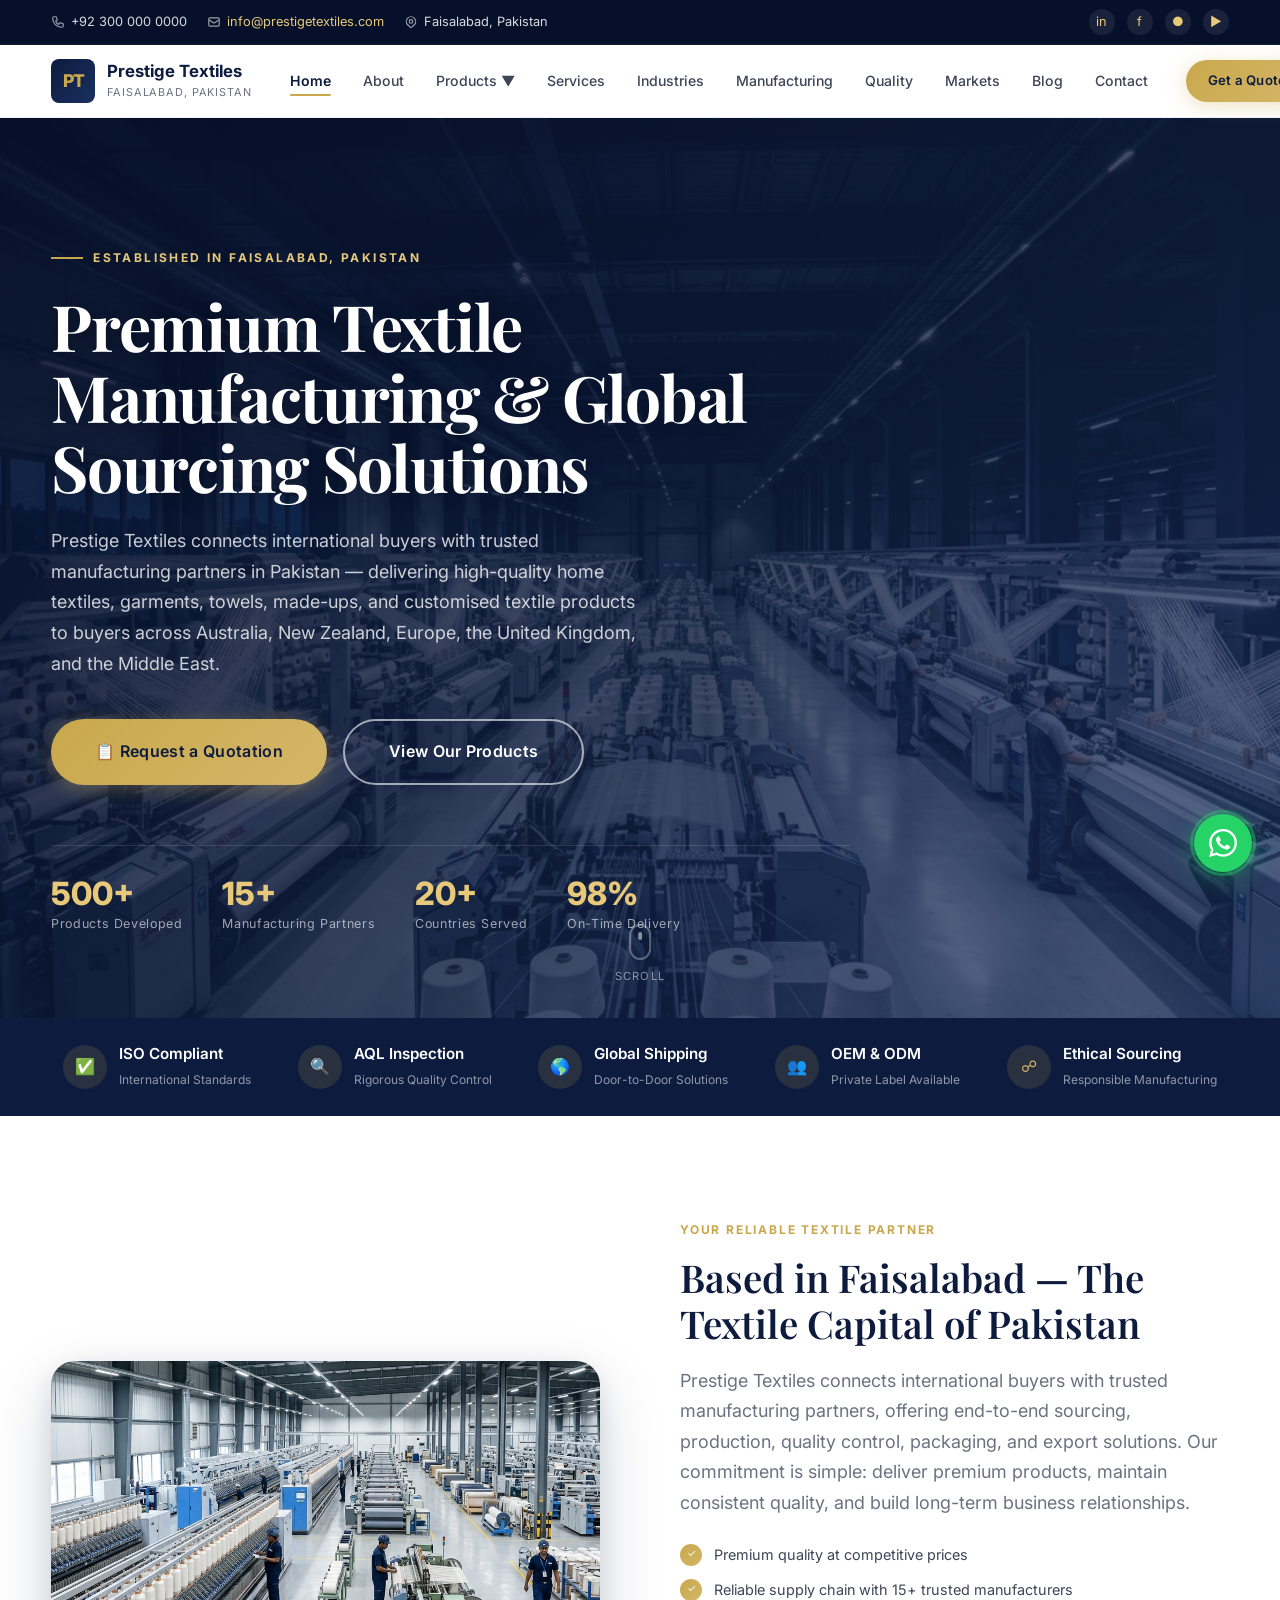
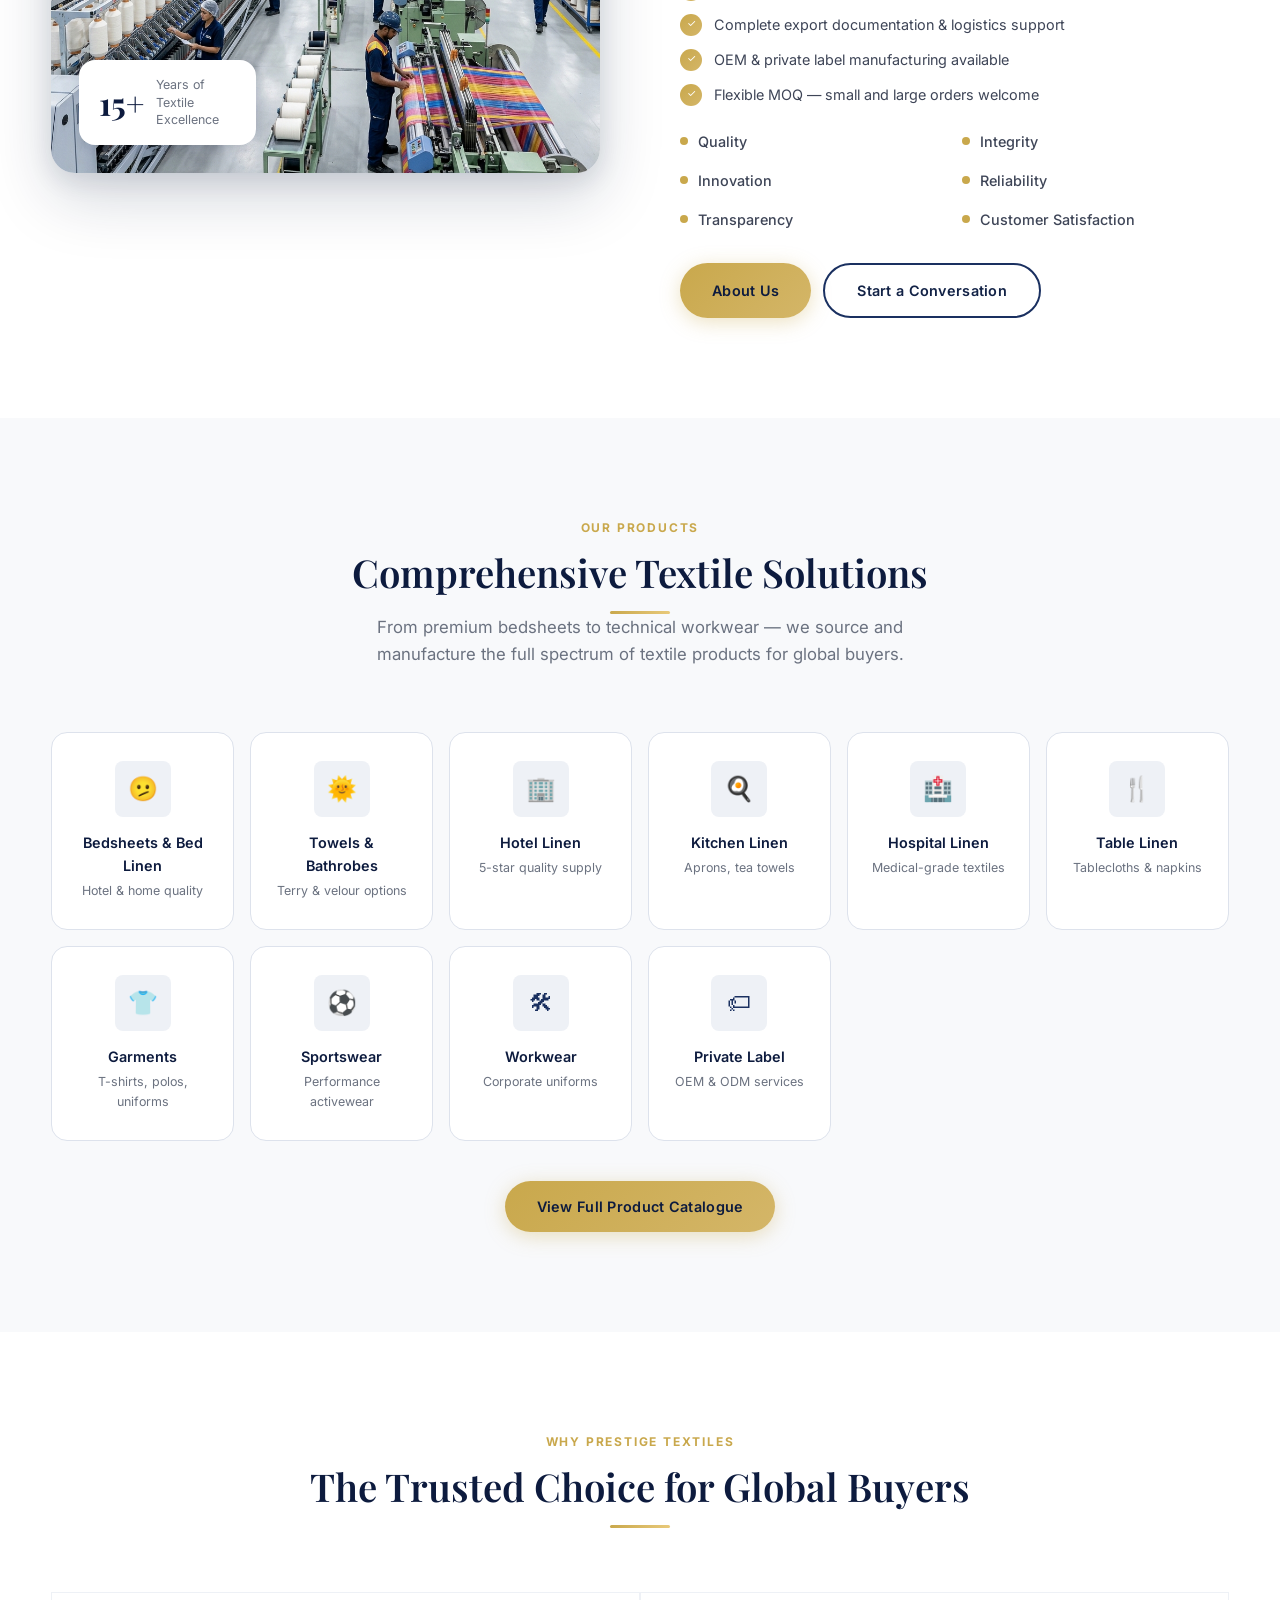
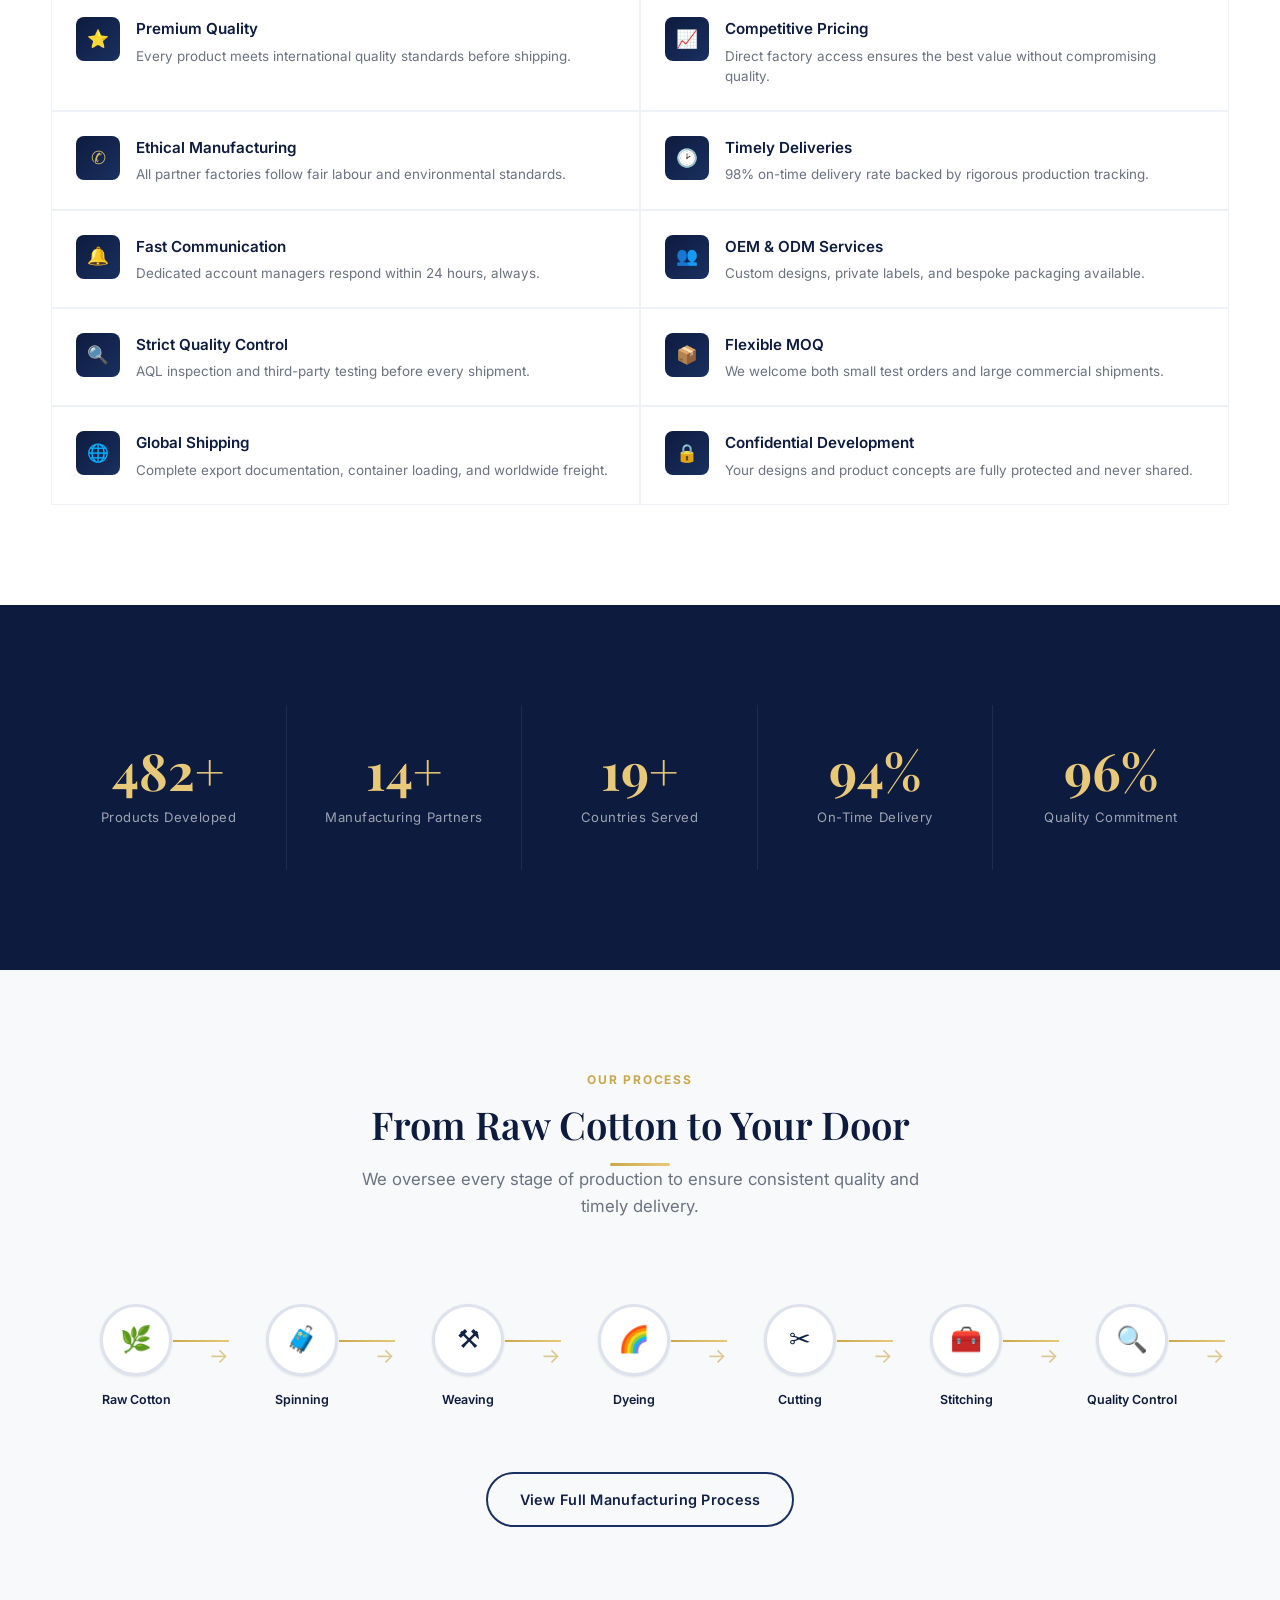
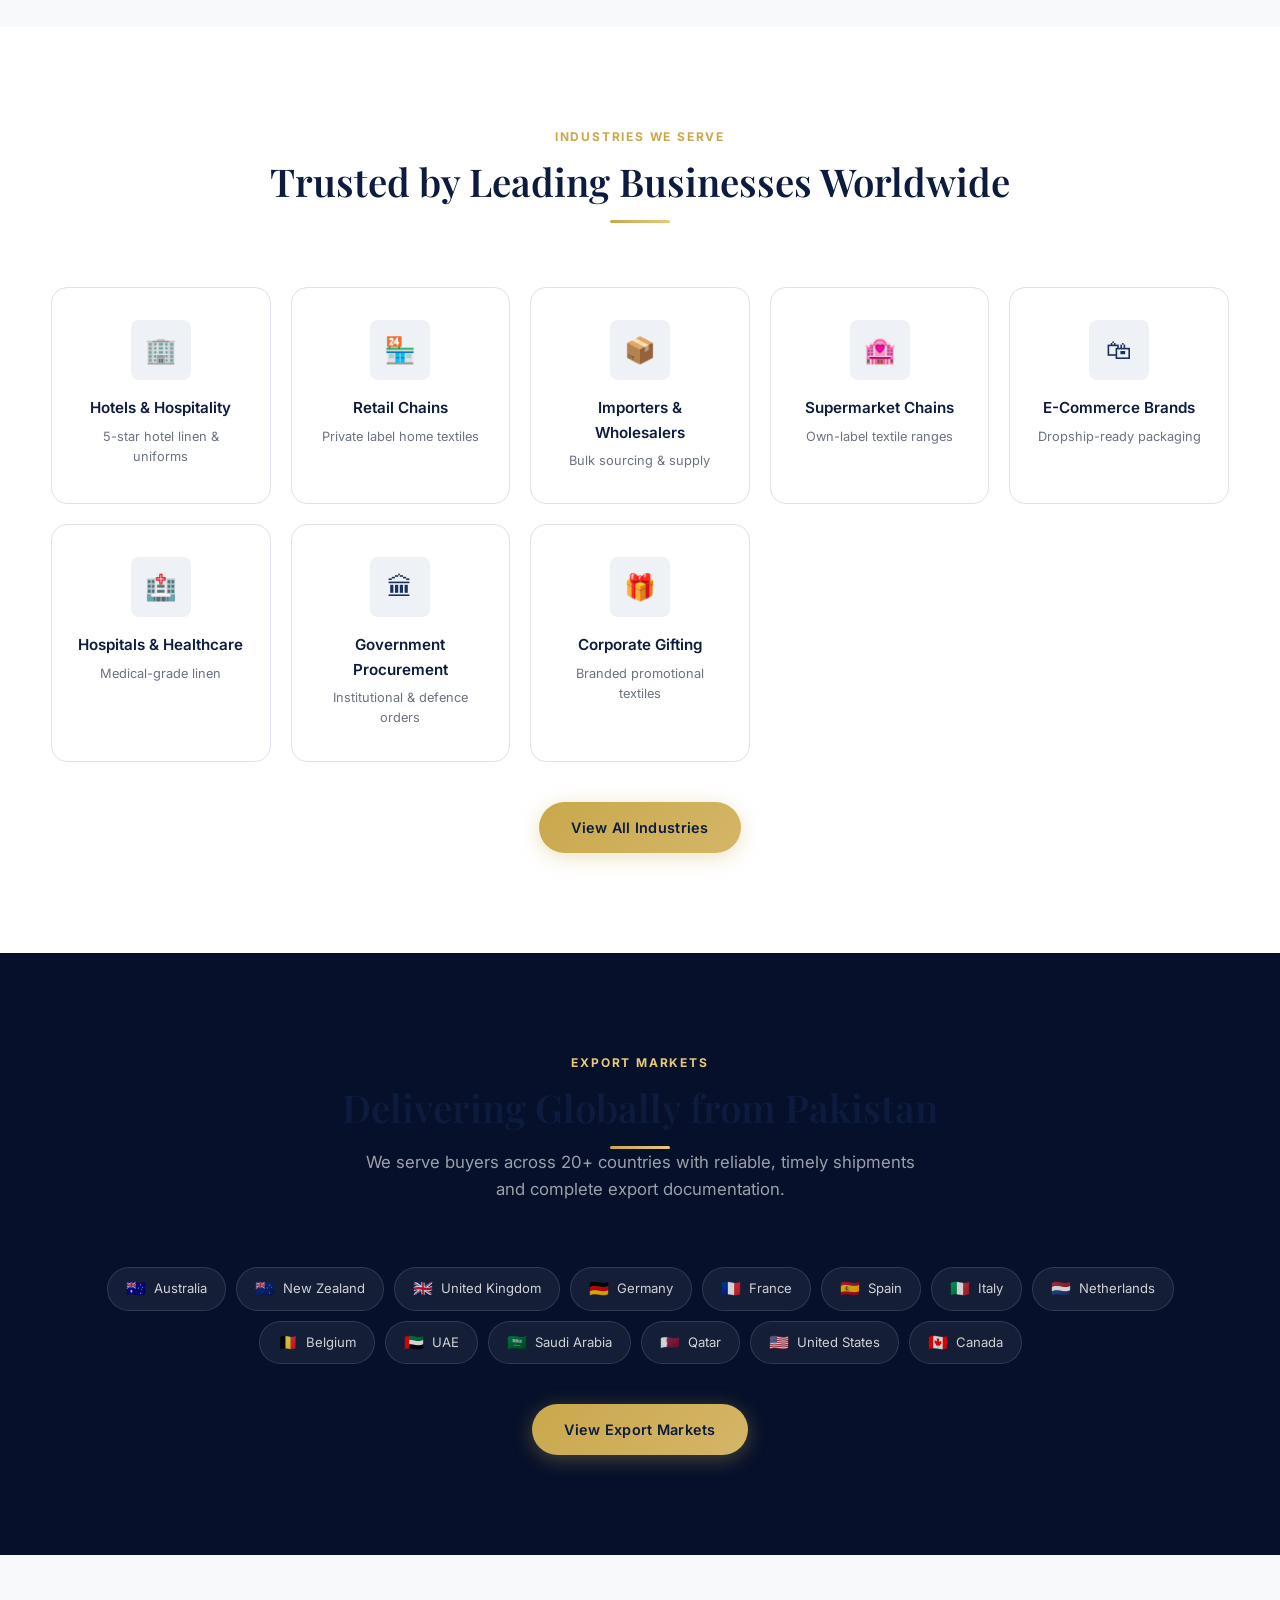
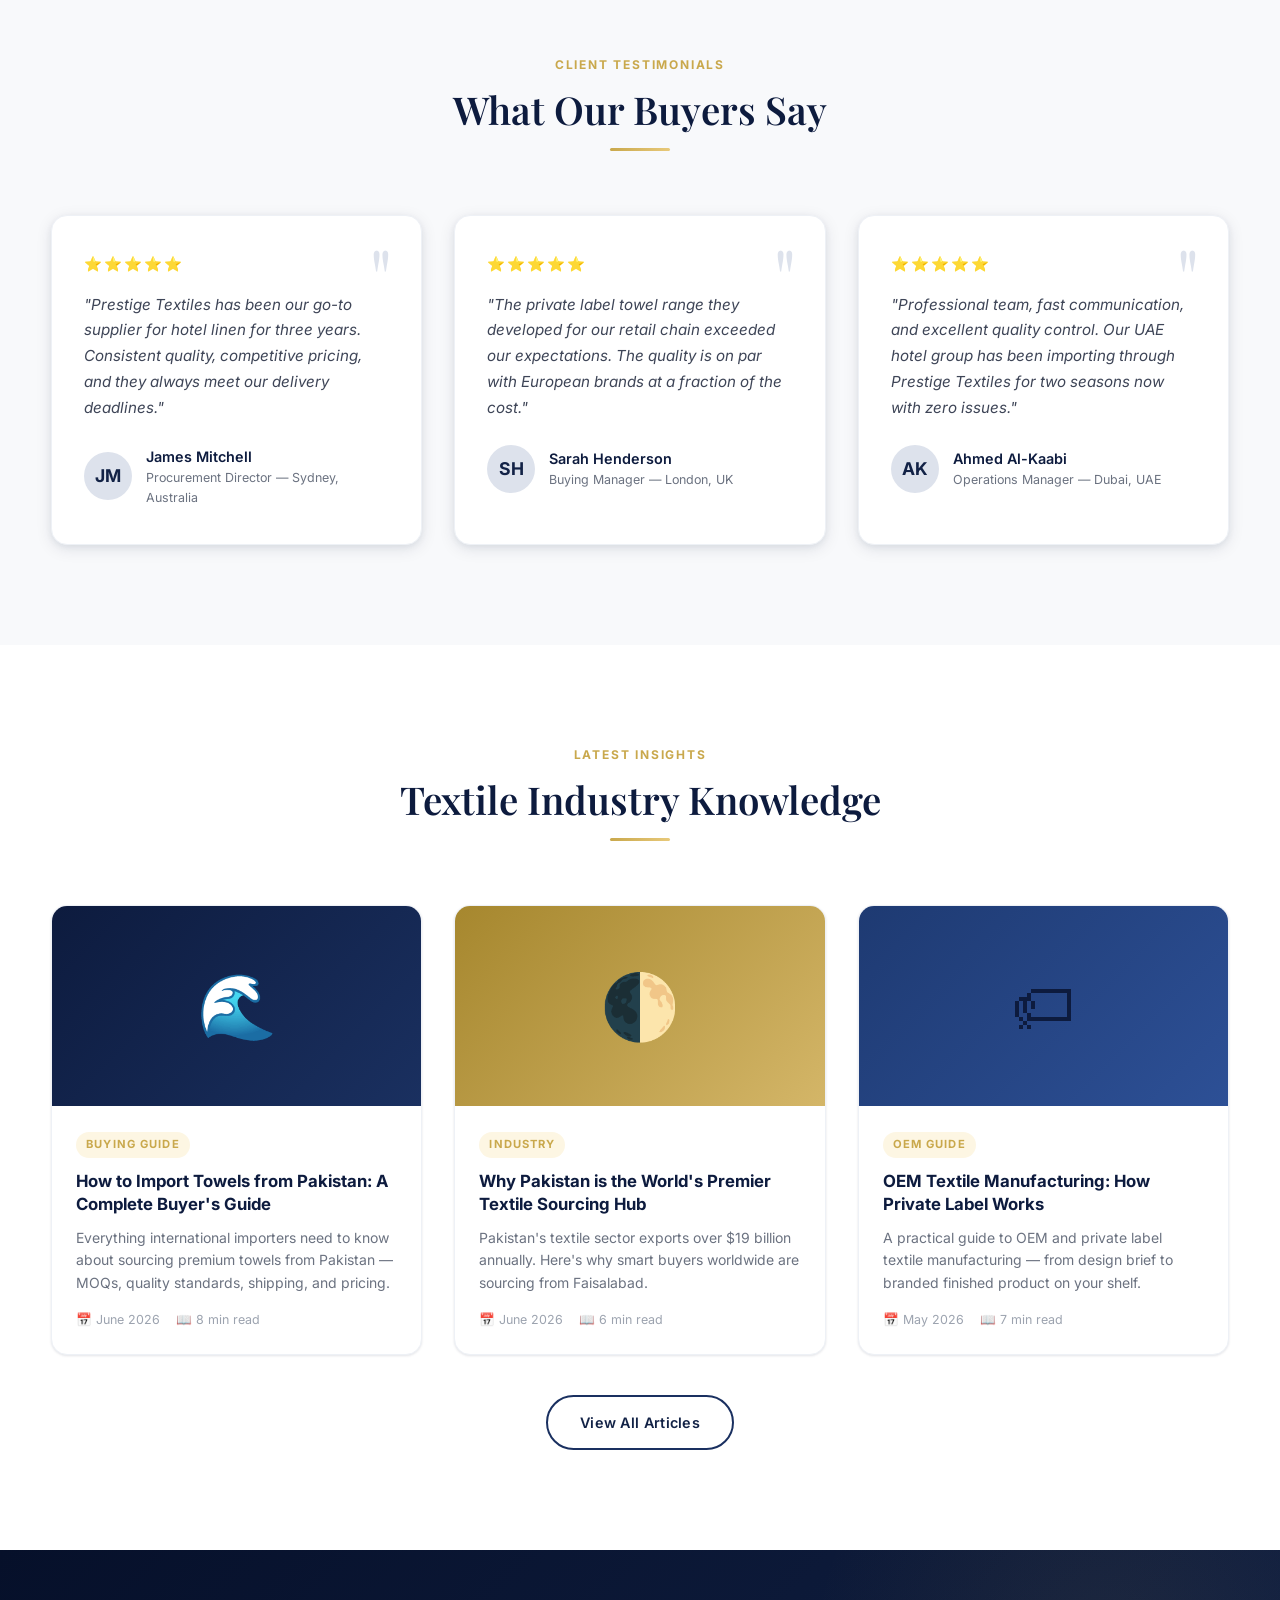
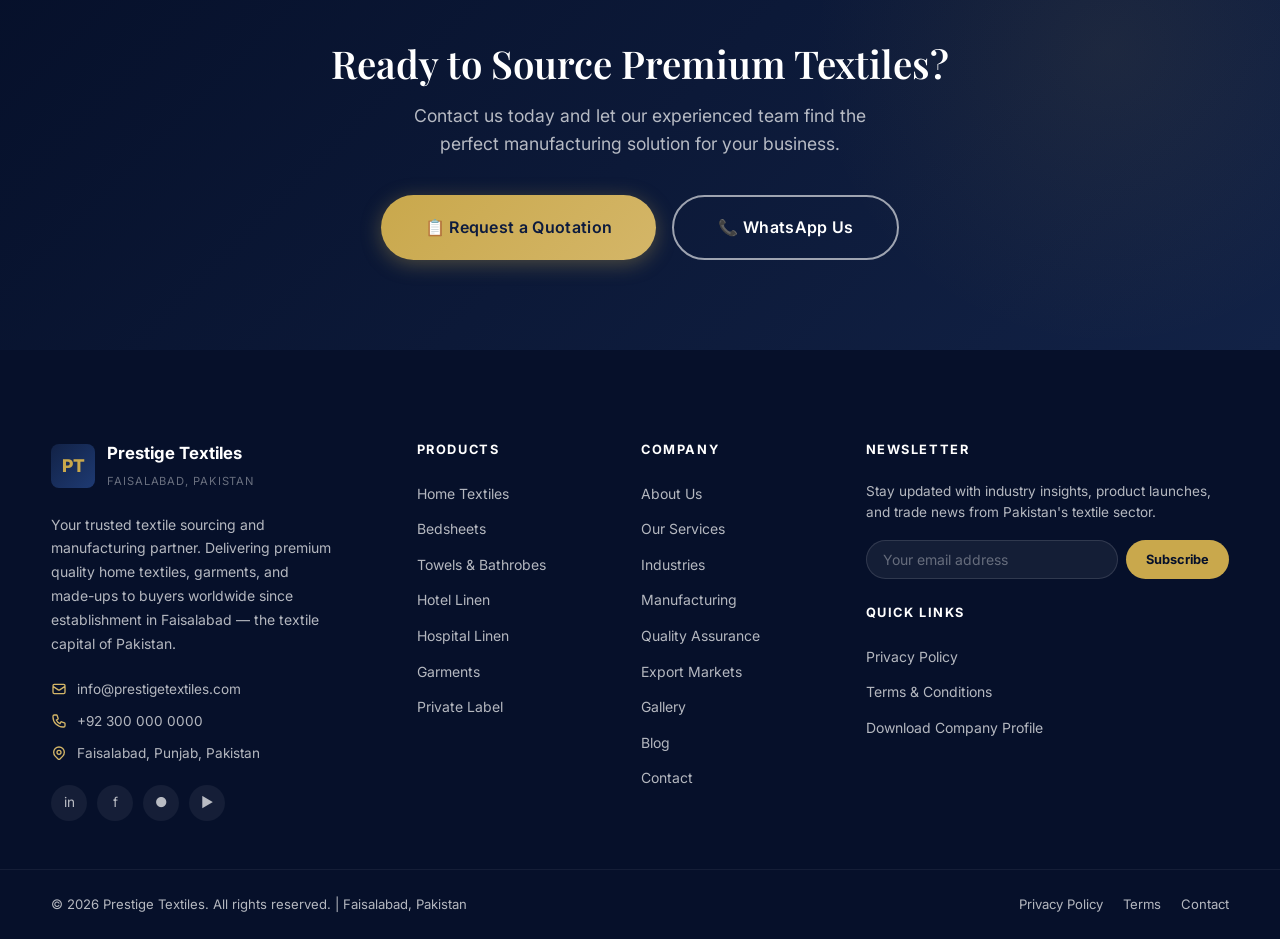
<file: index.html>
<!DOCTYPE html>
<html lang="en">
<head>
  <meta charset="UTF-8">
  <meta name="viewport" content="width=device-width, initial-scale=1.0">
  <title>Prestige Textiles | Premium Textile Manufacturing & Global Sourcing from Pakistan</title>
  <meta name="description" content="Prestige Textiles is a Pakistan-based textile sourcing and manufacturing company delivering high-quality home textiles, garments, towels, and made-ups to buyers in Australia, NZ, UK, Europe, and UAE.">
  <meta name="keywords" content="Pakistan textile manufacturer, bedsheet exporter Pakistan, towel manufacturer Faisalabad, home textile sourcing, OEM textile manufacturing, hotel linen supplier">
  <link rel="stylesheet" href="css/style.css">
  <style>
    /* Home-specific styles */
    .hero-bg { background-image: url('images/hero_banner.png'); }
    .about-split { display: grid; grid-template-columns: 1fr 1fr; gap: 80px; align-items: center; }
    .about-img-wrap { position: relative; border-radius: var(--radius-xl); overflow: hidden; box-shadow: var(--shadow-xl); aspect-ratio: 4/3; }
    .about-img-wrap img { width: 100%; height: 100%; object-fit: cover; }
    .about-img-badge {
      position: absolute; bottom: 28px; left: 28px;
      background: var(--white); border-radius: var(--radius-lg);
      padding: 16px 20px; box-shadow: var(--shadow-lg);
      display: flex; align-items: center; gap: 12px;
    }
    .about-img-badge .badge-num { font-family: var(--font-serif); font-size: 2rem; font-weight: 700; color: var(--navy-800); line-height: 1; }
    .about-img-badge .badge-txt { font-size: 0.78rem; color: var(--text-light); line-height: 1.4; max-width: 80px; }
    .values-list { display: grid; grid-template-columns: 1fr 1fr; gap: 16px; margin-top: 24px; }
    .value-item { display: flex; align-items: center; gap: 10px; font-size: 0.9rem; font-weight: 500; color: var(--text-mid); }
    .value-dot { width: 8px; height: 8px; background: var(--gold-500); border-radius: 50%; flex-shrink: 0; }
    .process-scroll-wrap { overflow-x: auto; padding: 20px 0 32px; }
    .process-steps-row { display: flex; align-items: center; gap: 0; min-width: max-content; padding: 0 20px; }
    .process-arrow { color: var(--gold-500); font-size: 1.3rem; margin: 0 8px; opacity: 0.6; }
    .filter-tabs { display: flex; gap: 8px; flex-wrap: wrap; margin-bottom: 32px; }
    .filter-btn { padding: 9px 22px; border-radius: var(--radius-full); font-size: 0.85rem; font-weight: 600; border: 2px solid var(--grey-200); color: var(--text-mid); transition: all var(--transition-base); cursor: pointer; background: var(--white); }
    .filter-btn:hover, .filter-btn.active { background: var(--navy-800); border-color: var(--navy-800); color: var(--white); }
    .products-full-grid { display: grid; grid-template-columns: repeat(auto-fill, minmax(240px, 1fr)); gap: 20px; }
    .tab-group { } .tab-pane { display: none; } .tab-pane.active { display: block; }
  </style>
</head>
<body>

<!-- Top Bar -->
<div class="top-bar">
  <div class="container">
    <div class="top-bar-inner">
      <div class="top-bar-left">
        <div class="top-bar-item">
          <svg xmlns="http://www.w3.org/2000/svg" fill="none" viewBox="0 0 24 24" stroke="currentColor"><path stroke-linecap="round" stroke-linejoin="round" stroke-width="2" d="M3 5a2 2 0 012-2h3.28a1 1 0 01.948.684l1.498 4.493a1 1 0 01-.502 1.21l-2.257 1.13a11.042 11.042 0 005.516 5.516l1.13-2.257a1 1 0 011.21-.502l4.493 1.498a1 1 0 01.684.949V19a2 2 0 01-2 2h-1C9.716 21 3 14.284 3 6V5z"/></svg>
          +92 300 000 0000
        </div>
        <div class="top-bar-item">
          <svg xmlns="http://www.w3.org/2000/svg" fill="none" viewBox="0 0 24 24" stroke="currentColor"><path stroke-linecap="round" stroke-linejoin="round" stroke-width="2" d="M3 8l7.89 5.26a2 2 0 002.22 0L21 8M5 19h14a2 2 0 002-2V7a2 2 0 00-2-2H5a2 2 0 00-2 2v10a2 2 0 002 2z"/></svg>
          <a href="mailto:info@prestigetextiles.com">info@prestigetextiles.com</a>
        </div>
        <div class="top-bar-item">
          <svg xmlns="http://www.w3.org/2000/svg" fill="none" viewBox="0 0 24 24" stroke="currentColor"><path stroke-linecap="round" stroke-linejoin="round" stroke-width="2" d="M17.657 16.657L13.414 20.9a1.998 1.998 0 01-2.827 0l-4.244-4.243a8 8 0 1111.314 0z"/><path stroke-linecap="round" stroke-linejoin="round" stroke-width="2" d="M15 11a3 3 0 11-6 0 3 3 0 016 0z"/></svg>
          Faisalabad, Pakistan
        </div>
      </div>
      <div class="top-bar-right">
        <div class="top-bar-social">
          <a href="#" aria-label="LinkedIn">in</a>
          <a href="#" aria-label="Facebook">f</a>
          <a href="#" aria-label="Instagram">&#9679;</a>
          <a href="#" aria-label="YouTube">&#9654;</a>
        </div>
      </div>
    </div>
  </div>
</div>

<!-- Navbar -->
<nav class="navbar" id="navbar">
  <div class="container">
    <div class="navbar-inner">
      <a href="index.html" class="navbar-logo">
        <div class="navbar-logo-mark">PT</div>
        <div class="navbar-logo-text">
          <span class="brand-name">Prestige Textiles</span>
          <span class="brand-sub">Faisalabad, Pakistan</span>
        </div>
      </a>
      <nav class="navbar-nav">
        <a href="index.html" class="nav-link" data-page="index.html">Home</a>
        <a href="about.html" class="nav-link" data-page="about.html">About</a>
        <div class="nav-item">
          <a href="products.html" class="nav-link" data-page="products.html">Products &#9660;</a>
          <div class="nav-dropdown">
            <a href="products.html#home-textiles">Home Textiles</a>
            <a href="products.html#garments">Garments</a>
            <a href="products.html#made-ups">Made-Ups</a>
            <a href="products.html#hotel-linen">Hotel Linen</a>
            <a href="products.html#hospital-linen">Hospital Linen</a>
          </div>
        </div>
        <a href="services.html" class="nav-link" data-page="services.html">Services</a>
        <a href="industries.html" class="nav-link" data-page="industries.html">Industries</a>
        <a href="manufacturing.html" class="nav-link" data-page="manufacturing.html">Manufacturing</a>
        <a href="quality.html" class="nav-link" data-page="quality.html">Quality</a>
        <a href="markets.html" class="nav-link" data-page="markets.html">Markets</a>
        <a href="blog.html" class="nav-link" data-page="blog.html">Blog</a>
        <a href="contact.html" class="nav-link" data-page="contact.html">Contact</a>
      </nav>
      <div class="navbar-cta">
        <a href="contact.html" class="btn btn-primary btn-sm">Get a Quote</a>
        <button class="hamburger" aria-label="Menu" id="hamburger">
          <span></span><span></span><span></span>
        </button>
      </div>
    </div>
  </div>
</nav>

<!-- Mobile Menu -->
<div class="mobile-menu" id="mobile-menu">
  <a href="index.html" class="nav-link">Home</a>
  <a href="about.html" class="nav-link">About Us</a>
  <a href="products.html" class="nav-link">Products</a>
  <a href="services.html" class="nav-link">Services</a>
  <a href="industries.html" class="nav-link">Industries</a>
  <a href="manufacturing.html" class="nav-link">Manufacturing</a>
  <a href="quality.html" class="nav-link">Quality Assurance</a>
  <a href="markets.html" class="nav-link">Export Markets</a>
  <a href="gallery.html" class="nav-link">Gallery</a>
  <a href="blog.html" class="nav-link">Blog</a>
  <a href="contact.html" class="nav-link">Contact</a>
  <a href="contact.html" class="btn btn-primary" style="margin-top:24px;">&#128203; Request a Quote</a>
  <a href="https://wa.me/923000000000" class="btn btn-outline-navy" style="margin-top:10px; justify-content:center; display:flex;">&#128222; WhatsApp Us</a>
</div>

<!-- Hero Section -->
<section class="hero" id="hero">
  <div class="hero-bg"></div>
  <div class="hero-overlay"></div>
  <div class="container">
    <div class="hero-content">
      <div class="hero-eyebrow">Established in Faisalabad, Pakistan</div>
      <h1 class="display-xl">Premium Textile Manufacturing &amp; Global Sourcing Solutions</h1>
      <p class="hero-desc">Prestige Textiles connects international buyers with trusted manufacturing partners in Pakistan — delivering high-quality home textiles, garments, towels, made-ups, and customised textile products to buyers across Australia, New Zealand, Europe, the United Kingdom, and the Middle East.</p>
      <div class="hero-actions">
        <a href="contact.html" class="btn btn-primary btn-lg">&#128203; Request a Quotation</a>
        <a href="products.html" class="btn btn-outline btn-lg">View Our Products</a>
      </div>
      <div class="hero-stats">
        <div>
          <span class="hero-stat-num">500+</span>
          <span class="hero-stat-label">Products Developed</span>
        </div>
        <div>
          <span class="hero-stat-num">15+</span>
          <span class="hero-stat-label">Manufacturing Partners</span>
        </div>
        <div>
          <span class="hero-stat-num">20+</span>
          <span class="hero-stat-label">Countries Served</span>
        </div>
        <div>
          <span class="hero-stat-num">98%</span>
          <span class="hero-stat-label">On-Time Delivery</span>
        </div>
      </div>
    </div>
  </div>
  <div class="hero-scroll">
    <div class="scroll-mouse"></div>
    Scroll
  </div>
</section>

<!-- Trust Strip -->
<div class="trust-strip">
  <div class="container">
    <div class="trust-strip-inner">
      <div class="trust-item">
        <div class="trust-item-icon">&#9989;</div>
        <div class="trust-item-text"><strong>ISO Compliant</strong><span>International Standards</span></div>
      </div>
      <div class="trust-item">
        <div class="trust-item-icon">&#128269;</div>
        <div class="trust-item-text"><strong>AQL Inspection</strong><span>Rigorous Quality Control</span></div>
      </div>
      <div class="trust-item">
        <div class="trust-item-icon">&#127758;</div>
        <div class="trust-item-text"><strong>Global Shipping</strong><span>Door-to-Door Solutions</span></div>
      </div>
      <div class="trust-item">
        <div class="trust-item-icon">&#128101;</div>
        <div class="trust-item-text"><strong>OEM &amp; ODM</strong><span>Private Label Available</span></div>
      </div>
      <div class="trust-item">
        <div class="trust-item-icon">&#9741;</div>
        <div class="trust-item-text"><strong>Ethical Sourcing</strong><span>Responsible Manufacturing</span></div>
      </div>
    </div>
  </div>
</div>

<!-- About Section -->
<section class="section bg-white" id="about-preview">
  <div class="container">
    <div class="about-split">
      <div class="reveal-left">
        <div class="about-img-wrap">
          <img src="images/about_factory.png" alt="Prestige Textiles factory interior, Faisalabad Pakistan" loading="lazy">
          <div class="about-img-badge">
            <div class="badge-num">15+</div>
            <div class="badge-txt">Years of Textile Excellence</div>
          </div>
        </div>
      </div>
      <div class="reveal-right">
        <span class="eyebrow">Your Reliable Textile Partner</span>
        <h2 class="display-md" style="margin: 12px 0 20px;">Based in Faisalabad — The Textile Capital of Pakistan</h2>
        <p class="body-lg" style="color: var(--text-light); margin-bottom: 24px;">Prestige Textiles connects international buyers with trusted manufacturing partners, offering end-to-end sourcing, production, quality control, packaging, and export solutions. Our commitment is simple: deliver premium products, maintain consistent quality, and build long-term business relationships.</p>
        <div class="checklist">
          <div class="checklist-item"><div class="check-icon">&#10003;</div>Premium quality at competitive prices</div>
          <div class="checklist-item"><div class="check-icon">&#10003;</div>Reliable supply chain with 15+ trusted manufacturers</div>
          <div class="checklist-item"><div class="check-icon">&#10003;</div>Complete export documentation &amp; logistics support</div>
          <div class="checklist-item"><div class="check-icon">&#10003;</div>OEM &amp; private label manufacturing available</div>
          <div class="checklist-item"><div class="check-icon">&#10003;</div>Flexible MOQ — small and large orders welcome</div>
        </div>
        <div class="values-list">
          <div class="value-item"><div class="value-dot"></div>Quality</div>
          <div class="value-item"><div class="value-dot"></div>Integrity</div>
          <div class="value-item"><div class="value-dot"></div>Innovation</div>
          <div class="value-item"><div class="value-dot"></div>Reliability</div>
          <div class="value-item"><div class="value-dot"></div>Transparency</div>
          <div class="value-item"><div class="value-dot"></div>Customer Satisfaction</div>
        </div>
        <div style="margin-top: 32px; display: flex; gap: 12px;">
          <a href="about.html" class="btn btn-primary">About Us</a>
          <a href="contact.html" class="btn btn-outline-navy">Start a Conversation</a>
        </div>
      </div>
    </div>
  </div>
</section>

<!-- Products Section -->
<section class="section bg-off-white" id="products-preview">
  <div class="container">
    <div class="section-header reveal">
      <span class="eyebrow">Our Products</span>
      <h2 class="display-md">Comprehensive Textile Solutions</h2>
      <div class="section-divider"></div>
      <p>From premium bedsheets to technical workwear — we source and manufacture the full spectrum of textile products for global buyers.</p>
    </div>
    <div class="product-icon-grid">
      <a href="products.html#bedsheets" class="product-icon-card reveal reveal-delay-1">
        <div class="product-icon">&#129764;</div>
        <h4>Bedsheets &amp; Bed Linen</h4>
        <p>Hotel &amp; home quality</p>
      </a>
      <a href="products.html#towels" class="product-icon-card reveal reveal-delay-2">
        <div class="product-icon">&#127774;</div>
        <h4>Towels &amp; Bathrobes</h4>
        <p>Terry &amp; velour options</p>
      </a>
      <a href="products.html#hotel-linen" class="product-icon-card reveal reveal-delay-3">
        <div class="product-icon">&#127970;</div>
        <h4>Hotel Linen</h4>
        <p>5-star quality supply</p>
      </a>
      <a href="products.html#kitchen" class="product-icon-card reveal reveal-delay-4">
        <div class="product-icon">&#127859;</div>
        <h4>Kitchen Linen</h4>
        <p>Aprons, tea towels</p>
      </a>
      <a href="products.html#hospital" class="product-icon-card reveal reveal-delay-5">
        <div class="product-icon">&#127973;</div>
        <h4>Hospital Linen</h4>
        <p>Medical-grade textiles</p>
      </a>
      <a href="products.html#table" class="product-icon-card reveal reveal-delay-1">
        <div class="product-icon">&#127860;</div>
        <h4>Table Linen</h4>
        <p>Tablecloths &amp; napkins</p>
      </a>
      <a href="products.html#garments" class="product-icon-card reveal reveal-delay-2">
        <div class="product-icon">&#128085;</div>
        <h4>Garments</h4>
        <p>T-shirts, polos, uniforms</p>
      </a>
      <a href="products.html#sportswear" class="product-icon-card reveal reveal-delay-3">
        <div class="product-icon">&#9917;</div>
        <h4>Sportswear</h4>
        <p>Performance activewear</p>
      </a>
      <a href="products.html#workwear" class="product-icon-card reveal reveal-delay-4">
        <div class="product-icon">&#128736;</div>
        <h4>Workwear</h4>
        <p>Corporate uniforms</p>
      </a>
      <a href="products.html#private-label" class="product-icon-card reveal reveal-delay-5">
        <div class="product-icon">&#127991;</div>
        <h4>Private Label</h4>
        <p>OEM &amp; ODM services</p>
      </a>
    </div>
    <div style="text-align:center; margin-top: 40px;">
      <a href="products.html" class="btn btn-primary">View Full Product Catalogue</a>
    </div>
  </div>
</section>

<!-- Why Choose Us -->
<section class="section bg-white" id="why-us">
  <div class="container">
    <div class="section-header reveal">
      <span class="eyebrow">Why Prestige Textiles</span>
      <h2 class="display-md">The Trusted Choice for Global Buyers</h2>
      <div class="section-divider"></div>
    </div>
    <div class="why-grid reveal">
      <div class="why-item">
        <div class="why-icon">&#11088;</div>
        <div><h4>Premium Quality</h4><p>Every product meets international quality standards before shipping.</p></div>
      </div>
      <div class="why-item">
        <div class="why-icon">&#128200;</div>
        <div><h4>Competitive Pricing</h4><p>Direct factory access ensures the best value without compromising quality.</p></div>
      </div>
      <div class="why-item">
        <div class="why-icon">&#9990;</div>
        <div><h4>Ethical Manufacturing</h4><p>All partner factories follow fair labour and environmental standards.</p></div>
      </div>
      <div class="why-item">
        <div class="why-icon">&#128337;</div>
        <div><h4>Timely Deliveries</h4><p>98% on-time delivery rate backed by rigorous production tracking.</p></div>
      </div>
      <div class="why-item">
        <div class="why-icon">&#128276;</div>
        <div><h4>Fast Communication</h4><p>Dedicated account managers respond within 24 hours, always.</p></div>
      </div>
      <div class="why-item">
        <div class="why-icon">&#128101;</div>
        <div><h4>OEM &amp; ODM Services</h4><p>Custom designs, private labels, and bespoke packaging available.</p></div>
      </div>
      <div class="why-item">
        <div class="why-icon">&#128269;</div>
        <div><h4>Strict Quality Control</h4><p>AQL inspection and third-party testing before every shipment.</p></div>
      </div>
      <div class="why-item">
        <div class="why-icon">&#128230;</div>
        <div><h4>Flexible MOQ</h4><p>We welcome both small test orders and large commercial shipments.</p></div>
      </div>
      <div class="why-item">
        <div class="why-icon">&#127760;</div>
        <div><h4>Global Shipping</h4><p>Complete export documentation, container loading, and worldwide freight.</p></div>
      </div>
      <div class="why-item">
        <div class="why-icon">&#128274;</div>
        <div><h4>Confidential Development</h4><p>Your designs and product concepts are fully protected and never shared.</p></div>
      </div>
    </div>
  </div>
</section>

<!-- Statistics -->
<section class="stats-section" id="stats">
  <div class="container">
    <div class="stats-grid">
      <div class="stat-item reveal">
        <span class="stat-number"><span class="counter" data-target="500" data-suffix="+">500+</span></span>
        <span class="stat-label">Products Developed</span>
      </div>
      <div class="stat-item reveal reveal-delay-1">
        <span class="stat-number"><span class="counter" data-target="15" data-suffix="+">15+</span></span>
        <span class="stat-label">Manufacturing Partners</span>
      </div>
      <div class="stat-item reveal reveal-delay-2">
        <span class="stat-number"><span class="counter" data-target="20" data-suffix="+">20+</span></span>
        <span class="stat-label">Countries Served</span>
      </div>
      <div class="stat-item reveal reveal-delay-3">
        <span class="stat-number"><span class="counter" data-target="98" data-suffix="%">98%</span></span>
        <span class="stat-label">On-Time Delivery</span>
      </div>
      <div class="stat-item reveal reveal-delay-4">
        <span class="stat-number"><span class="counter" data-target="100" data-suffix="%">100%</span></span>
        <span class="stat-label">Quality Commitment</span>
      </div>
    </div>
  </div>
</section>

<!-- Manufacturing Process -->
<section class="section process-section" id="process-preview">
  <div class="container">
    <div class="section-header reveal">
      <span class="eyebrow">Our Process</span>
      <h2 class="display-md">From Raw Cotton to Your Door</h2>
      <div class="section-divider"></div>
      <p>We oversee every stage of production to ensure consistent quality and timely delivery.</p>
    </div>
    <div class="process-scroll-wrap">
      <div class="process-steps-row">
        <div class="process-step reveal">
          <div class="process-icon">&#127807;</div>
          <h4>Raw Cotton</h4>
        </div>
        <div class="process-arrow">&#8594;</div>
        <div class="process-step reveal reveal-delay-1">
          <div class="process-icon">&#129523;</div>
          <h4>Spinning</h4>
        </div>
        <div class="process-arrow">&#8594;</div>
        <div class="process-step reveal reveal-delay-2">
          <div class="process-icon">&#9874;</div>
          <h4>Weaving</h4>
        </div>
        <div class="process-arrow">&#8594;</div>
        <div class="process-step reveal reveal-delay-3">
          <div class="process-icon">&#127752;</div>
          <h4>Dyeing</h4>
        </div>
        <div class="process-arrow">&#8594;</div>
        <div class="process-step reveal">
          <div class="process-icon">&#9986;</div>
          <h4>Cutting</h4>
        </div>
        <div class="process-arrow">&#8594;</div>
        <div class="process-step reveal reveal-delay-1">
          <div class="process-icon">&#129520;</div>
          <h4>Stitching</h4>
        </div>
        <div class="process-arrow">&#8594;</div>
        <div class="process-step reveal reveal-delay-2">
          <div class="process-icon">&#128269;</div>
          <h4>Quality Control</h4>
        </div>
        <div class="process-arrow">&#8594;</div>
        <div class="process-step reveal reveal-delay-3">
          <div class="process-icon">&#128230;</div>
          <h4>Packing</h4>
        </div>
        <div class="process-arrow">&#8594;</div>
        <div class="process-step reveal">
          <div class="process-icon">&#128682;</div>
          <h4>Container Loading</h4>
        </div>
        <div class="process-arrow">&#8594;</div>
        <div class="process-step reveal reveal-delay-1">
          <div class="process-icon">&#128674;</div>
          <h4>Shipping</h4>
        </div>
      </div>
    </div>
    <div style="text-align:center; margin-top: 32px;">
      <a href="manufacturing.html" class="btn btn-outline-navy">View Full Manufacturing Process</a>
    </div>
  </div>
</section>

<!-- Industries -->
<section class="section bg-white" id="industries-preview">
  <div class="container">
    <div class="section-header reveal">
      <span class="eyebrow">Industries We Serve</span>
      <h2 class="display-md">Trusted by Leading Businesses Worldwide</h2>
      <div class="section-divider"></div>
    </div>
    <div class="industries-grid">
      <div class="industry-card reveal">
        <div class="industry-icon">&#127970;</div>
        <h4>Hotels &amp; Hospitality</h4>
        <p>5-star hotel linen &amp; uniforms</p>
      </div>
      <div class="industry-card reveal reveal-delay-1">
        <div class="industry-icon">&#127978;</div>
        <h4>Retail Chains</h4>
        <p>Private label home textiles</p>
      </div>
      <div class="industry-card reveal reveal-delay-2">
        <div class="industry-icon">&#128230;</div>
        <h4>Importers &amp; Wholesalers</h4>
        <p>Bulk sourcing &amp; supply</p>
      </div>
      <div class="industry-card reveal reveal-delay-3">
        <div class="industry-icon">&#127977;</div>
        <h4>Supermarket Chains</h4>
        <p>Own-label textile ranges</p>
      </div>
      <div class="industry-card reveal">
        <div class="industry-icon">&#128717;</div>
        <h4>E-Commerce Brands</h4>
        <p>Dropship-ready packaging</p>
      </div>
      <div class="industry-card reveal reveal-delay-1">
        <div class="industry-icon">&#127973;</div>
        <h4>Hospitals &amp; Healthcare</h4>
        <p>Medical-grade linen</p>
      </div>
      <div class="industry-card reveal reveal-delay-2">
        <div class="industry-icon">&#127963;</div>
        <h4>Government Procurement</h4>
        <p>Institutional &amp; defence orders</p>
      </div>
      <div class="industry-card reveal reveal-delay-3">
        <div class="industry-icon">&#127873;</div>
        <h4>Corporate Gifting</h4>
        <p>Branded promotional textiles</p>
      </div>
    </div>
    <div style="text-align:center; margin-top: 40px;">
      <a href="industries.html" class="btn btn-primary">View All Industries</a>
    </div>
  </div>
</section>

<!-- Export Markets Map -->
<section class="world-map-section" id="markets-preview">
  <div class="container">
    <div class="section-header reveal">
      <span class="eyebrow" style="color:var(--gold-300)">Export Markets</span>
      <h2 class="display-md text-white">Delivering Globally from Pakistan</h2>
      <div class="section-divider"></div>
      <p style="color:rgba(255,255,255,0.6)">We serve buyers across 20+ countries with reliable, timely shipments and complete export documentation.</p>
    </div>
    <div class="export-countries">
      <span class="country-badge"><span class="flag">&#127462;&#127482;</span> Australia</span>
      <span class="country-badge"><span class="flag">&#127475;&#127487;</span> New Zealand</span>
      <span class="country-badge"><span class="flag">&#127468;&#127463;</span> United Kingdom</span>
      <span class="country-badge"><span class="flag">&#127465;&#127466;</span> Germany</span>
      <span class="country-badge"><span class="flag">&#127467;&#127479;</span> France</span>
      <span class="country-badge"><span class="flag">&#127466;&#127480;</span> Spain</span>
      <span class="country-badge"><span class="flag">&#127470;&#127481;</span> Italy</span>
      <span class="country-badge"><span class="flag">&#127475;&#127473;</span> Netherlands</span>
      <span class="country-badge"><span class="flag">&#127463;&#127466;</span> Belgium</span>
      <span class="country-badge"><span class="flag">&#127462;&#127466;</span> UAE</span>
      <span class="country-badge"><span class="flag">&#127480;&#127462;</span> Saudi Arabia</span>
      <span class="country-badge"><span class="flag">&#127478;&#127462;</span> Qatar</span>
      <span class="country-badge"><span class="flag">&#127482;&#127480;</span> United States</span>
      <span class="country-badge"><span class="flag">&#127464;&#127462;</span> Canada</span>
    </div>
    <div style="text-align:center; margin-top:40px;">
      <a href="markets.html" class="btn btn-primary">View Export Markets</a>
    </div>
  </div>
</section>

<!-- Testimonials -->
<section class="section bg-off-white" id="testimonials">
  <div class="container">
    <div class="section-header reveal">
      <span class="eyebrow">Client Testimonials</span>
      <h2 class="display-md">What Our Buyers Say</h2>
      <div class="section-divider"></div>
    </div>
    <div class="grid-3">
      <div class="testimonial-card reveal">
        <div class="testimonial-stars">&#11088;&#11088;&#11088;&#11088;&#11088;</div>
        <p class="testimonial-text">"Prestige Textiles has been our go-to supplier for hotel linen for three years. Consistent quality, competitive pricing, and they always meet our delivery deadlines."</p>
        <div class="testimonial-author">
          <div class="author-avatar">JM</div>
          <div>
            <div class="author-name">James Mitchell</div>
            <div class="author-company">Procurement Director — Sydney, Australia</div>
          </div>
        </div>
      </div>
      <div class="testimonial-card reveal reveal-delay-2">
        <div class="testimonial-stars">&#11088;&#11088;&#11088;&#11088;&#11088;</div>
        <p class="testimonial-text">"The private label towel range they developed for our retail chain exceeded our expectations. The quality is on par with European brands at a fraction of the cost."</p>
        <div class="testimonial-author">
          <div class="author-avatar">SH</div>
          <div>
            <div class="author-name">Sarah Henderson</div>
            <div class="author-company">Buying Manager — London, UK</div>
          </div>
        </div>
      </div>
      <div class="testimonial-card reveal reveal-delay-4">
        <div class="testimonial-stars">&#11088;&#11088;&#11088;&#11088;&#11088;</div>
        <p class="testimonial-text">"Professional team, fast communication, and excellent quality control. Our UAE hotel group has been importing through Prestige Textiles for two seasons now with zero issues."</p>
        <div class="testimonial-author">
          <div class="author-avatar">AK</div>
          <div>
            <div class="author-name">Ahmed Al-Kaabi</div>
            <div class="author-company">Operations Manager — Dubai, UAE</div>
          </div>
        </div>
      </div>
    </div>
  </div>
</section>

<!-- Blog Preview -->
<section class="section bg-white" id="blog-preview">
  <div class="container">
    <div class="section-header reveal">
      <span class="eyebrow">Latest Insights</span>
      <h2 class="display-md">Textile Industry Knowledge</h2>
      <div class="section-divider"></div>
    </div>
    <div class="grid-3">
      <article class="blog-card reveal">
        <div class="blog-card-img" style="background: linear-gradient(135deg, var(--navy-800), var(--navy-600)); height: 200px; display:flex; align-items:center; justify-content:center; font-size:4rem;">&#127754;</div>
        <div class="blog-card-body">
          <span class="blog-cat">Buying Guide</span>
          <h3 class="blog-card-title"><a href="blog.html">How to Import Towels from Pakistan: A Complete Buyer's Guide</a></h3>
          <p class="blog-card-excerpt">Everything international importers need to know about sourcing premium towels from Pakistan — MOQs, quality standards, shipping, and pricing.</p>
          <div class="blog-meta">
            <span>&#128197; June 2026</span>
            <span>&#128214; 8 min read</span>
          </div>
        </div>
      </article>
      <article class="blog-card reveal reveal-delay-2">
        <div class="blog-card-img" style="background: linear-gradient(135deg, var(--gold-600), var(--gold-400)); height: 200px; display:flex; align-items:center; justify-content:center; font-size:4rem;">&#127763;</div>
        <div class="blog-card-body">
          <span class="blog-cat">Industry</span>
          <h3 class="blog-card-title"><a href="blog.html">Why Pakistan is the World's Premier Textile Sourcing Hub</a></h3>
          <p class="blog-card-excerpt">Pakistan's textile sector exports over $19 billion annually. Here's why smart buyers worldwide are sourcing from Faisalabad.</p>
          <div class="blog-meta">
            <span>&#128197; June 2026</span>
            <span>&#128214; 6 min read</span>
          </div>
        </div>
      </article>
      <article class="blog-card reveal reveal-delay-4">
        <div class="blog-card-img" style="background: linear-gradient(135deg, #1e3a72, #2d5096); height: 200px; display:flex; align-items:center; justify-content:center; font-size:4rem;">&#127991;</div>
        <div class="blog-card-body">
          <span class="blog-cat">OEM Guide</span>
          <h3 class="blog-card-title"><a href="blog.html">OEM Textile Manufacturing: How Private Label Works</a></h3>
          <p class="blog-card-excerpt">A practical guide to OEM and private label textile manufacturing — from design brief to branded finished product on your shelf.</p>
          <div class="blog-meta">
            <span>&#128197; May 2026</span>
            <span>&#128214; 7 min read</span>
          </div>
        </div>
      </article>
    </div>
    <div style="text-align:center; margin-top: 40px;">
      <a href="blog.html" class="btn btn-outline-navy">View All Articles</a>
    </div>
  </div>
</section>

<!-- CTA Banner -->
<section class="cta-banner">
  <div class="container">
    <div class="cta-banner-inner reveal">
      <h2 class="display-md">Ready to Source Premium Textiles?</h2>
      <p>Contact us today and let our experienced team find the perfect manufacturing solution for your business.</p>
      <div class="btn-group">
        <a href="contact.html" class="btn btn-primary btn-lg">&#128203; Request a Quotation</a>
        <a href="https://wa.me/923000000000" class="btn btn-outline btn-lg" target="_blank">&#128222; WhatsApp Us</a>
      </div>
    </div>
  </div>
</section>

<!-- Footer -->
<footer class="footer">
  <div class="footer-main">
    <div class="container">
      <div class="footer-grid">
        <div class="footer-brand">
          <div class="footer-logo">
            <div class="footer-logo-mark">PT</div>
            <div>
              <span class="footer-brand-name">Prestige Textiles</span>
              <span class="footer-brand-sub">Faisalabad, Pakistan</span>
            </div>
          </div>
          <p>Your trusted textile sourcing and manufacturing partner. Delivering premium quality home textiles, garments, and made-ups to buyers worldwide since establishment in Faisalabad — the textile capital of Pakistan.</p>
          <div class="footer-contact-item">
            <svg xmlns="http://www.w3.org/2000/svg" fill="none" viewBox="0 0 24 24" stroke="currentColor"><path stroke-linecap="round" stroke-linejoin="round" stroke-width="2" d="M3 8l7.89 5.26a2 2 0 002.22 0L21 8M5 19h14a2 2 0 002-2V7a2 2 0 00-2-2H5a2 2 0 00-2 2v10a2 2 0 002 2z"/></svg>
            <a href="mailto:info@prestigetextiles.com">info@prestigetextiles.com</a>
          </div>
          <div class="footer-contact-item">
            <svg xmlns="http://www.w3.org/2000/svg" fill="none" viewBox="0 0 24 24" stroke="currentColor"><path stroke-linecap="round" stroke-linejoin="round" stroke-width="2" d="M3 5a2 2 0 012-2h3.28a1 1 0 01.948.684l1.498 4.493a1 1 0 01-.502 1.21l-2.257 1.13a11.042 11.042 0 005.516 5.516l1.13-2.257a1 1 0 011.21-.502l4.493 1.498a1 1 0 01.684.949V19a2 2 0 01-2 2h-1C9.716 21 3 14.284 3 6V5z"/></svg>
            +92 300 000 0000
          </div>
          <div class="footer-contact-item">
            <svg xmlns="http://www.w3.org/2000/svg" fill="none" viewBox="0 0 24 24" stroke="currentColor"><path stroke-linecap="round" stroke-linejoin="round" stroke-width="2" d="M17.657 16.657L13.414 20.9a1.998 1.998 0 01-2.827 0l-4.244-4.243a8 8 0 1111.314 0z"/><path stroke-linecap="round" stroke-linejoin="round" stroke-width="2" d="M15 11a3 3 0 11-6 0 3 3 0 016 0z"/></svg>
            Faisalabad, Punjab, Pakistan
          </div>
          <div class="footer-social" style="margin-top:20px;">
            <a href="#" aria-label="LinkedIn">in</a>
            <a href="#" aria-label="Facebook">f</a>
            <a href="#" aria-label="Instagram">&#9679;</a>
            <a href="#" aria-label="YouTube">&#9654;</a>
          </div>
        </div>
        <div class="footer-col">
          <h5>Products</h5>
          <ul>
            <li><a href="products.html#home-textiles">Home Textiles</a></li>
            <li><a href="products.html#bedsheets">Bedsheets</a></li>
            <li><a href="products.html#towels">Towels &amp; Bathrobes</a></li>
            <li><a href="products.html#hotel-linen">Hotel Linen</a></li>
            <li><a href="products.html#hospital">Hospital Linen</a></li>
            <li><a href="products.html#garments">Garments</a></li>
            <li><a href="products.html#private-label">Private Label</a></li>
          </ul>
        </div>
        <div class="footer-col">
          <h5>Company</h5>
          <ul>
            <li><a href="about.html">About Us</a></li>
            <li><a href="services.html">Our Services</a></li>
            <li><a href="industries.html">Industries</a></li>
            <li><a href="manufacturing.html">Manufacturing</a></li>
            <li><a href="quality.html">Quality Assurance</a></li>
            <li><a href="markets.html">Export Markets</a></li>
            <li><a href="gallery.html">Gallery</a></li>
            <li><a href="blog.html">Blog</a></li>
            <li><a href="contact.html">Contact</a></li>
          </ul>
        </div>
        <div class="footer-col">
          <h5>Newsletter</h5>
          <p style="font-size:0.85rem; margin-bottom:0;">Stay updated with industry insights, product launches, and trade news from Pakistan's textile sector.</p>
          <form class="newsletter-form" onsubmit="return false;">
            <input type="email" placeholder="Your email address" required>
            <button type="submit">Subscribe</button>
          </form>
          <div style="margin-top:24px;">
            <h5>Quick Links</h5>
            <ul style="margin-top:12px;">
              <li><a href="#">Privacy Policy</a></li>
              <li><a href="#">Terms &amp; Conditions</a></li>
              <li><a href="contact.html">Download Company Profile</a></li>
            </ul>
          </div>
        </div>
      </div>
    </div>
  </div>
  <div class="footer-bottom">
    <div class="container">
      <div class="footer-bottom-inner">
        <p>&copy; 2026 Prestige Textiles. All rights reserved. | Faisalabad, Pakistan</p>
        <div class="footer-bottom-links">
          <a href="#">Privacy Policy</a>
          <a href="#">Terms</a>
          <a href="contact.html">Contact</a>
        </div>
      </div>
    </div>
  </div>
</footer>

<!-- WhatsApp Float -->
<a href="https://wa.me/923000000000" class="whatsapp-float" target="_blank" rel="noopener" aria-label="Chat on WhatsApp">
  <div class="whatsapp-pulse"></div>
  <svg xmlns="http://www.w3.org/2000/svg" viewBox="0 0 24 24" fill="currentColor">
    <path d="M17.472 14.382c-.297-.149-1.758-.867-2.03-.967-.273-.099-.471-.148-.67.15-.197.297-.767.966-.94 1.164-.173.199-.347.223-.644.075-.297-.15-1.255-.463-2.39-1.475-.883-.788-1.48-1.761-1.653-2.059-.173-.297-.018-.458.13-.606.134-.133.298-.347.446-.52.149-.174.198-.298.298-.497.099-.198.05-.371-.025-.52-.075-.149-.669-1.612-.916-2.207-.242-.579-.487-.5-.669-.51-.173-.008-.371-.01-.57-.01-.198 0-.52.074-.792.372-.272.297-1.04 1.016-1.04 2.479 0 1.462 1.065 2.875 1.213 3.074.149.198 2.096 3.2 5.077 4.487.709.306 1.262.489 1.694.625.712.227 1.36.195 1.871.118.571-.085 1.758-.719 2.006-1.413.248-.694.248-1.289.173-1.413-.074-.124-.272-.198-.57-.347m-5.421 7.403h-.004a9.87 9.87 0 01-5.031-1.378l-.361-.214-3.741.982.998-3.648-.235-.374a9.86 9.86 0 01-1.51-5.26c.001-5.45 4.436-9.884 9.888-9.884 2.64 0 5.122 1.03 6.988 2.898a9.825 9.825 0 012.893 6.994c-.003 5.45-4.437 9.884-9.885 9.884m8.413-18.297A11.815 11.815 0 0012.05 0C5.495 0 .16 5.335.157 11.892c0 2.096.547 4.142 1.588 5.945L.057 24l6.305-1.654a11.882 11.882 0 005.683 1.448h.005c6.554 0 11.89-5.335 11.893-11.893a11.821 11.821 0 00-3.48-8.413z"/>
  </svg>
</a>

<!-- Back to Top -->
<button class="back-to-top" aria-label="Back to top">
  <svg xmlns="http://www.w3.org/2000/svg" fill="none" viewBox="0 0 24 24" stroke="currentColor" width="20" height="20"><path stroke-linecap="round" stroke-linejoin="round" stroke-width="2" d="M5 10l7-7m0 0l7 7m-7-7v18"/></svg>
</button>

<script src="js/main.js"></script>
</body>
</html>
</file>
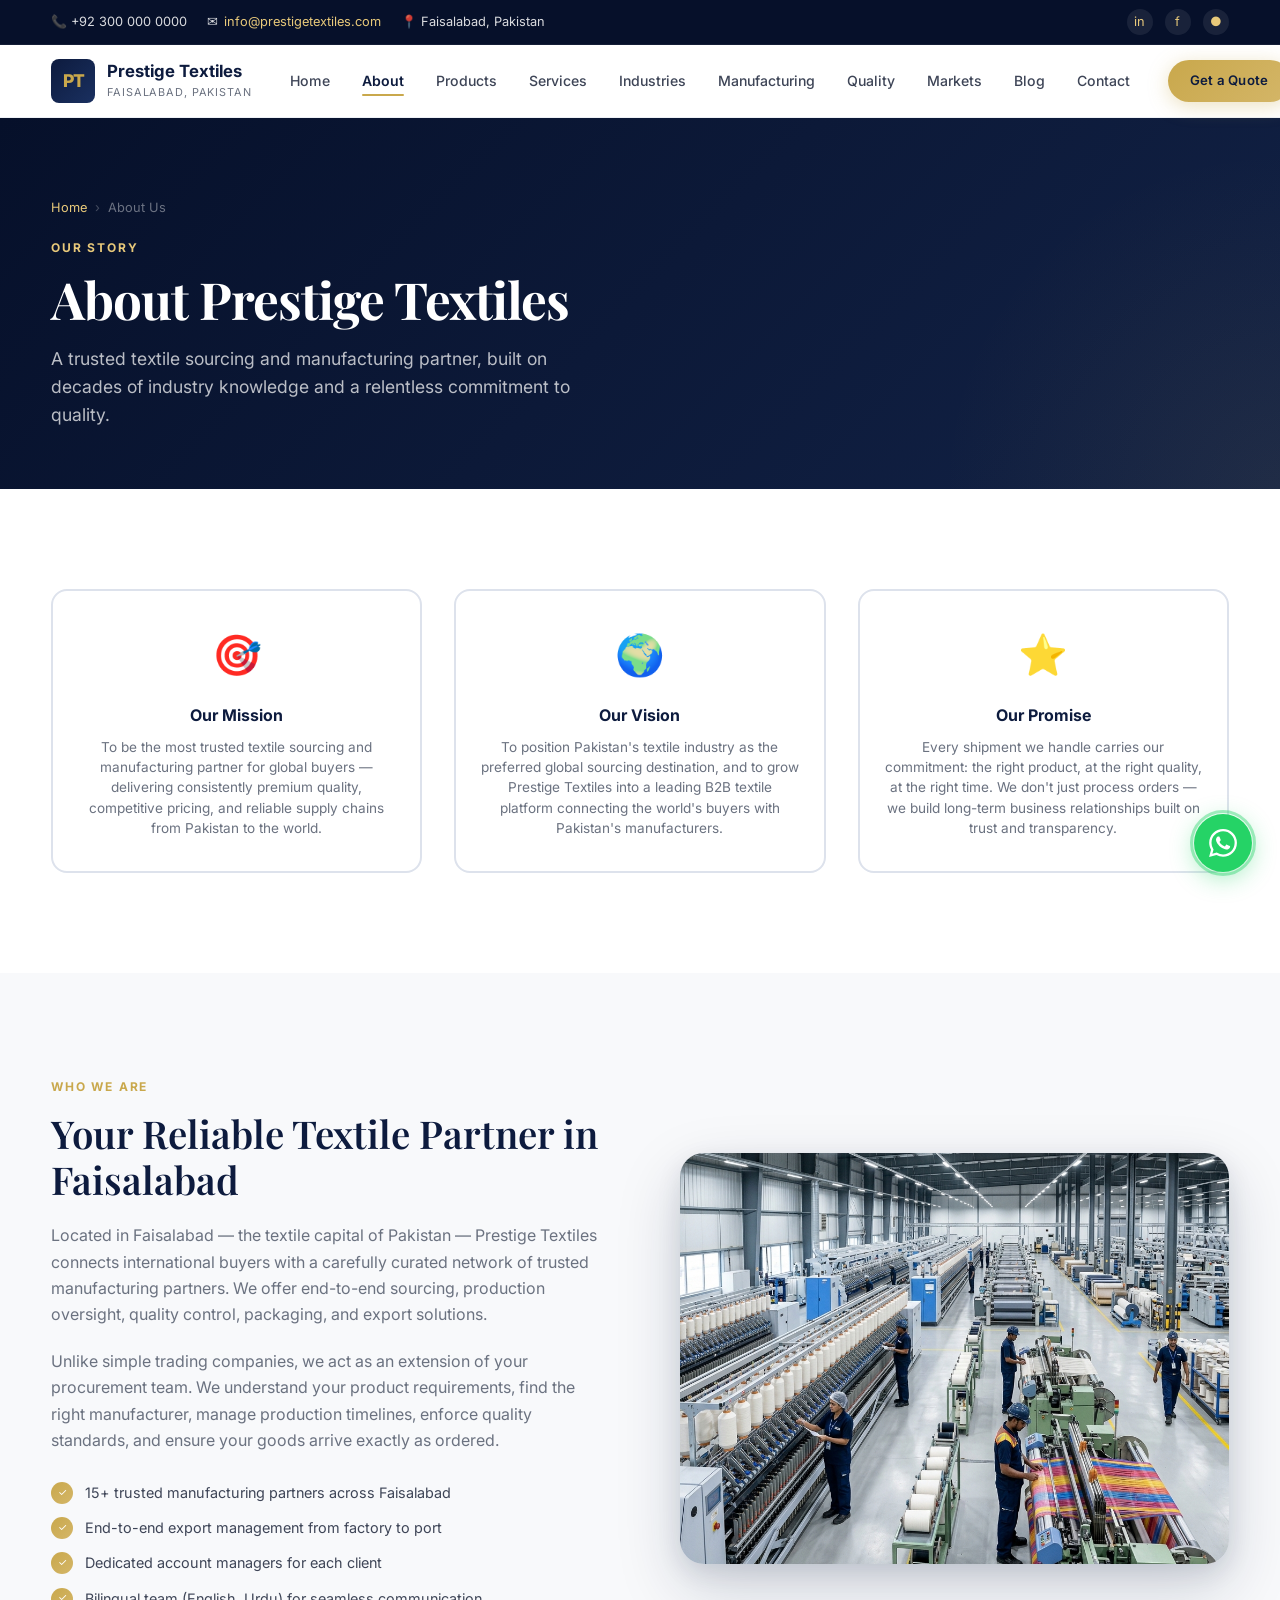
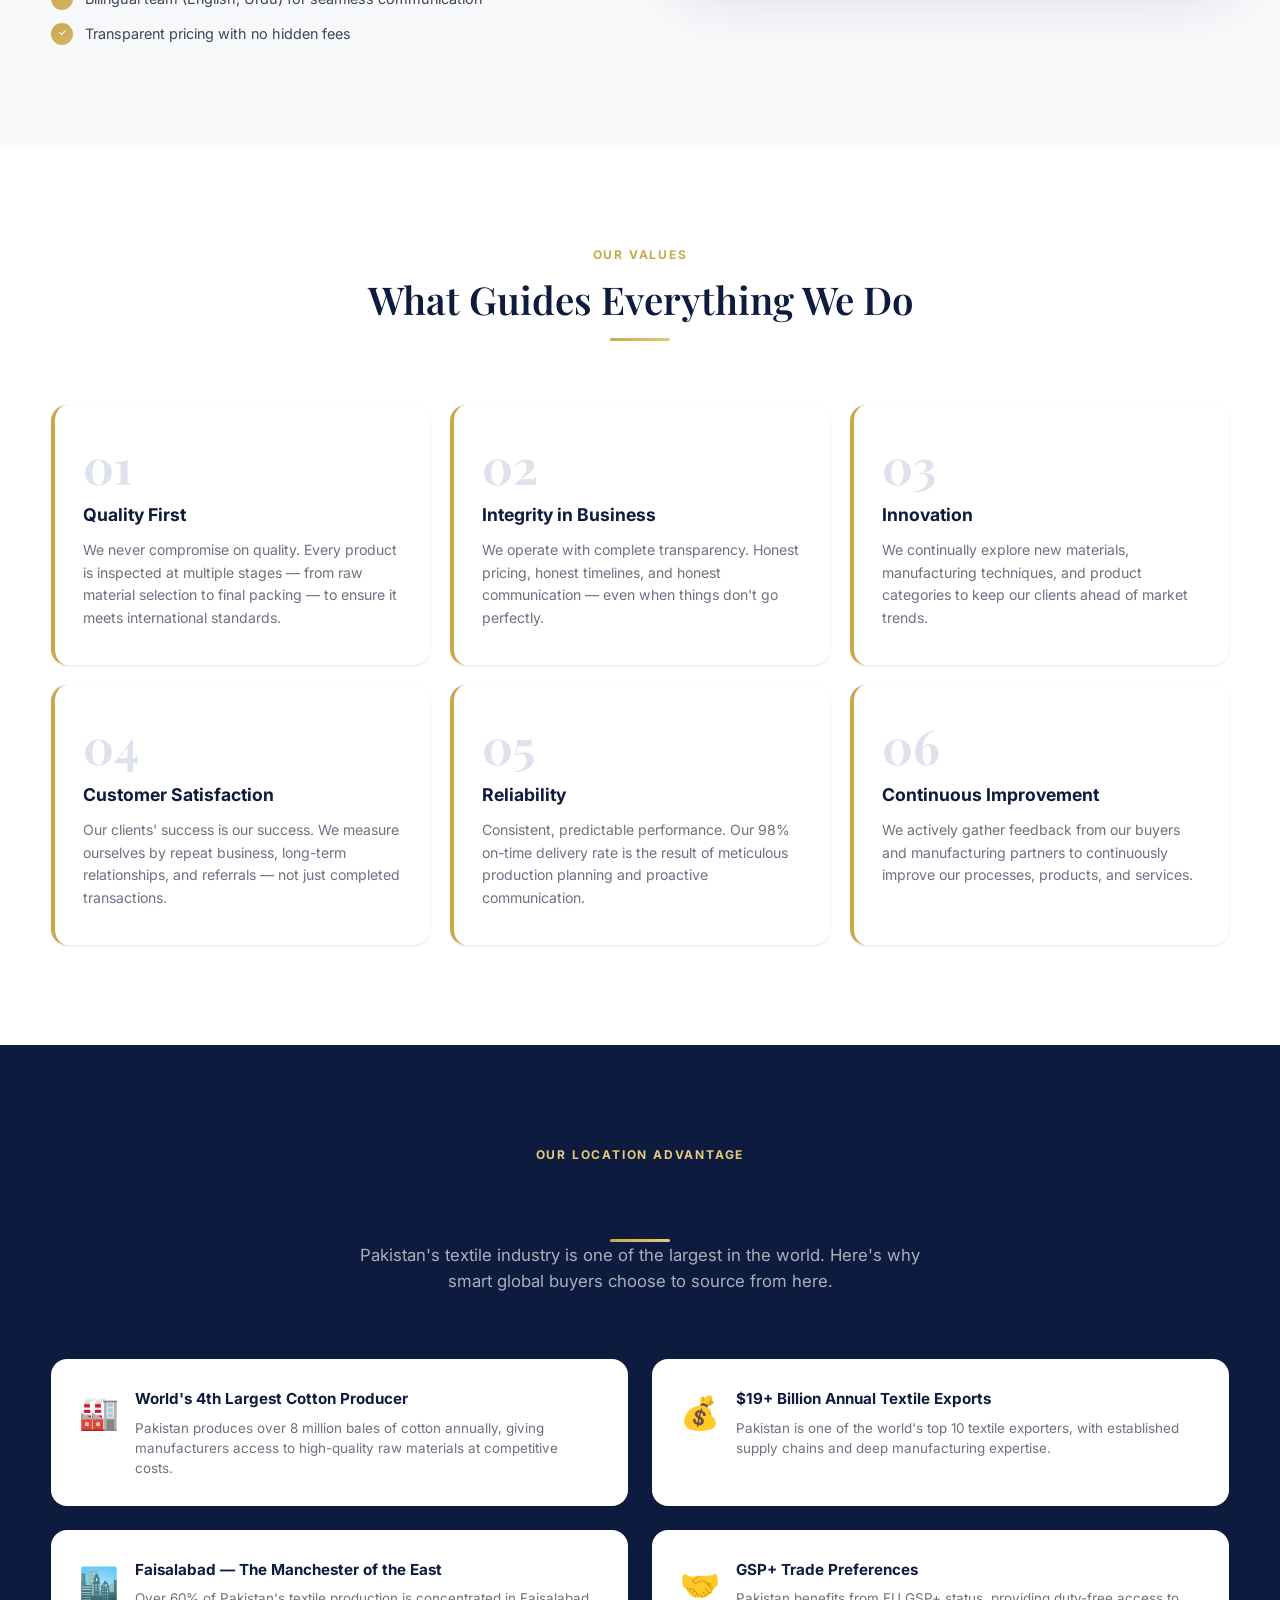
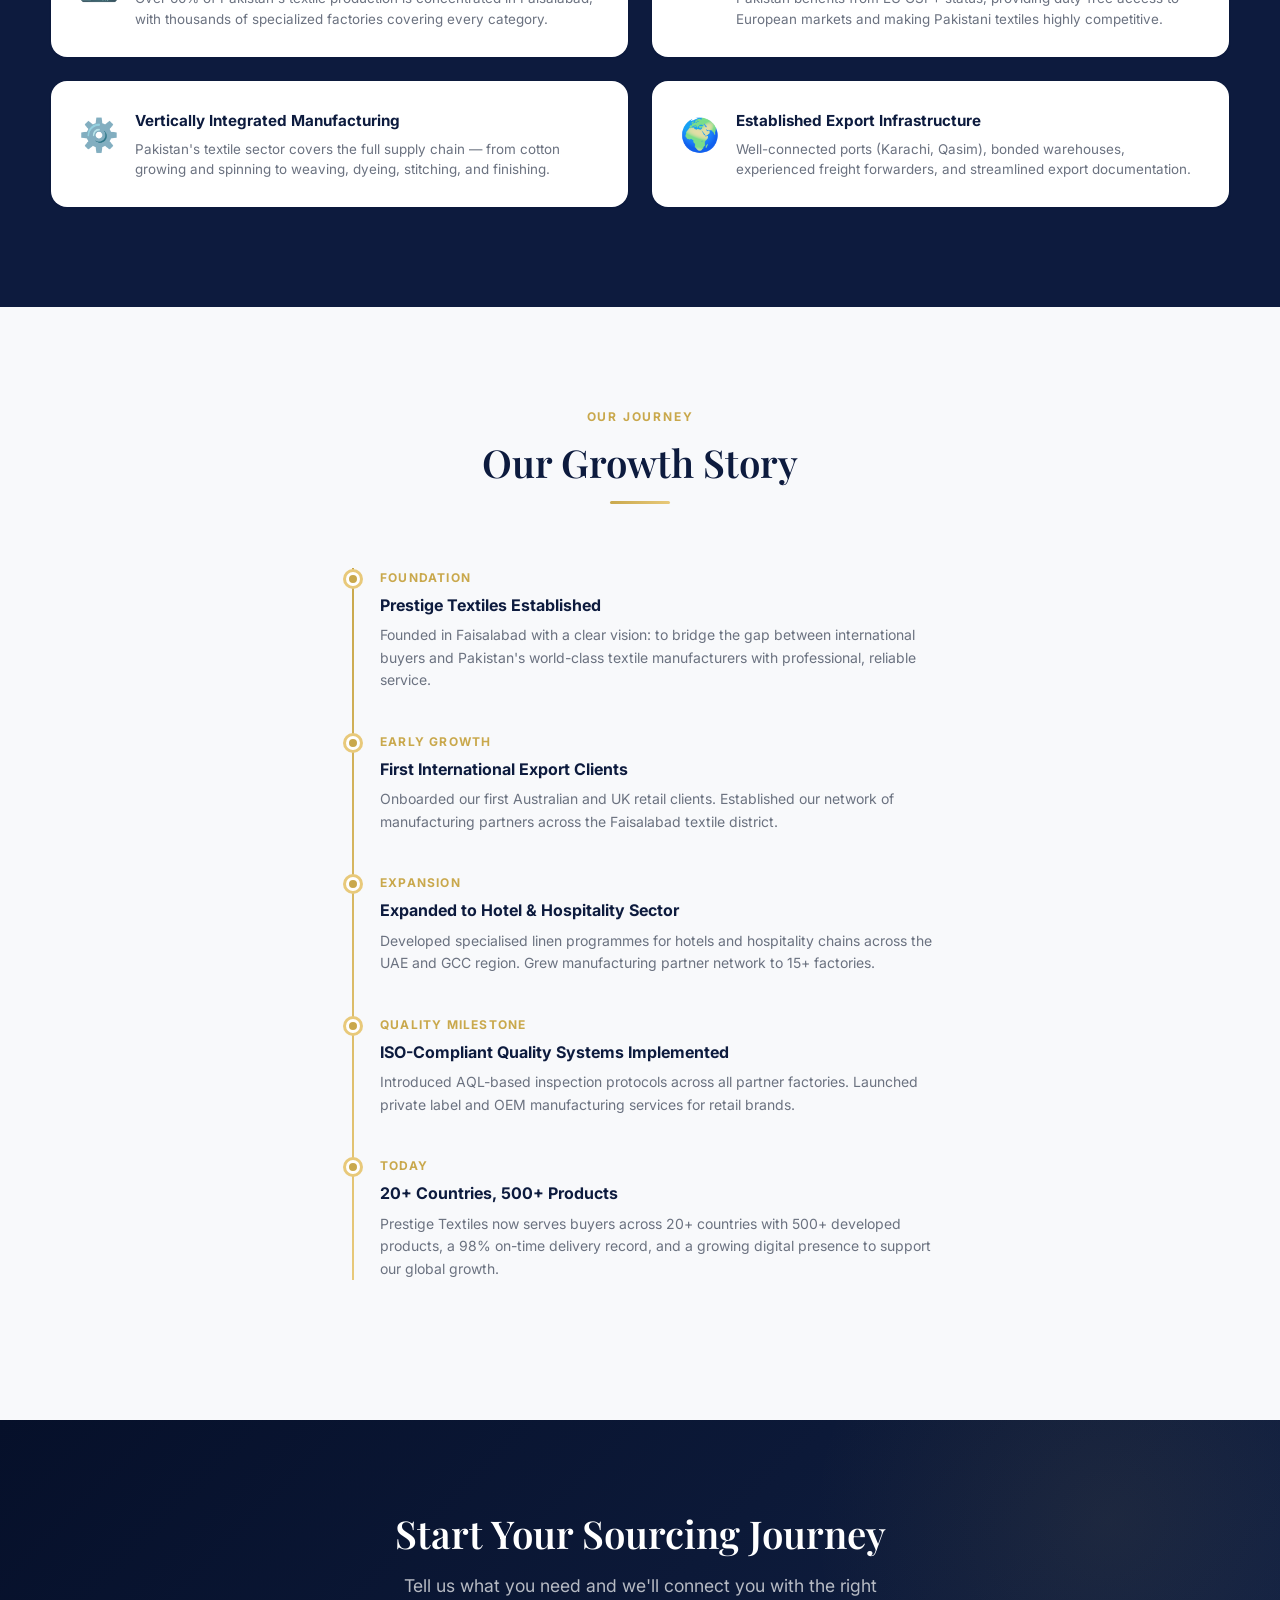
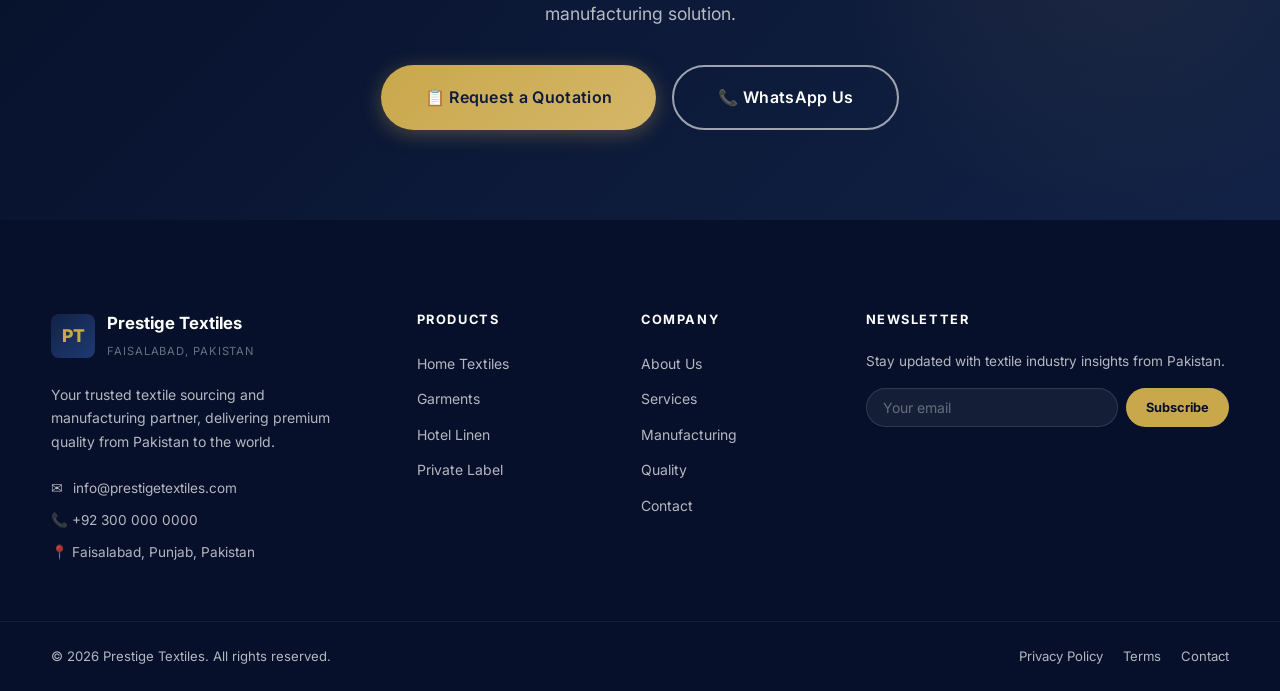
<file: about.html>
<!DOCTYPE html>
<html lang="en">
<head>
  <meta charset="UTF-8">
  <meta name="viewport" content="width=device-width, initial-scale=1.0">
  <title>About Prestige Textiles | Pakistan Textile Sourcing & Manufacturing Partner</title>
  <meta name="description" content="Learn about Prestige Textiles — a Faisalabad-based textile sourcing and manufacturing company serving global buyers in Australia, UK, Europe, and UAE with premium quality textiles.">
  <link rel="stylesheet" href="css/style.css">
  <style>
    .timeline { position: relative; padding-left: 40px; }
    .timeline::before { content:''; position:absolute; left:12px; top:0; bottom:0; width:2px; background:linear-gradient(180deg,var(--gold-500),var(--gold-300)); }
    .timeline-item { position:relative; margin-bottom:40px; }
    .timeline-dot { position:absolute; left:-34px; top:4px; width:14px; height:14px; background:var(--gold-500); border-radius:50%; border:3px solid var(--white); box-shadow:0 0 0 3px var(--gold-300); }
    .timeline-year { font-size:0.75rem; font-weight:700; letter-spacing:0.1em; color:var(--gold-500); text-transform:uppercase; margin-bottom:6px; }
    .timeline-item h4 { font-size:1rem; font-weight:700; color:var(--navy-800); margin-bottom:6px; }
    .timeline-item p { font-size:0.875rem; color:var(--text-light); line-height:1.6; }
    .team-card { background:var(--white); border-radius:var(--radius-lg); overflow:hidden; box-shadow:var(--shadow-md); transition:all var(--transition-base); }
    .team-card:hover { transform:translateY(-6px); box-shadow:var(--shadow-xl); }
    .team-avatar { height:200px; background:linear-gradient(135deg,var(--navy-800),var(--navy-600)); display:flex; align-items:center; justify-content:center; font-size:4rem; color:var(--gold-300); }
    .team-body { padding:24px; text-align:center; }
    .team-name { font-size:1.05rem; font-weight:700; color:var(--navy-800); margin-bottom:4px; }
    .team-role { font-size:0.82rem; color:var(--gold-500); font-weight:600; margin-bottom:10px; }
    .team-bio { font-size:0.85rem; color:var(--text-light); line-height:1.6; }
    .value-big-card { background:var(--white); border-radius:var(--radius-lg); padding:36px 28px; border-left:4px solid var(--gold-500); box-shadow:var(--shadow-sm); transition:all var(--transition-base); }
    .value-big-card:hover { box-shadow:var(--shadow-lg); transform:translateY(-4px); }
    .value-big-card h3 { font-size:1.1rem; font-weight:700; color:var(--navy-800); margin-bottom:10px; }
    .value-big-card p { font-size:0.88rem; color:var(--text-light); line-height:1.6; }
    .value-number { font-family:var(--font-serif); font-size:3rem; font-weight:700; color:var(--grey-200); line-height:1; margin-bottom:12px; }
    .pakistan-grid { display:grid; grid-template-columns:1fr 1fr; gap:24px; }
    .pakistan-fact { background:var(--white); border-radius:var(--radius-lg); padding:28px; display:flex; gap:16px; align-items:flex-start; box-shadow:var(--shadow-sm); }
    .pakistan-fact-icon { font-size:2rem; flex-shrink:0; }
    .pakistan-fact h4 { font-size:0.95rem; font-weight:700; color:var(--navy-800); margin-bottom:6px; }
    .pakistan-fact p { font-size:0.84rem; color:var(--text-light); line-height:1.5; }
  </style>
</head>
<body>

<!-- Top Bar -->
<div class="top-bar">
  <div class="container">
    <div class="top-bar-inner">
      <div class="top-bar-left">
        <div class="top-bar-item">📞 +92 300 000 0000</div>
        <div class="top-bar-item">✉ <a href="mailto:info@prestigetextiles.com">info@prestigetextiles.com</a></div>
        <div class="top-bar-item">📍 Faisalabad, Pakistan</div>
      </div>
      <div class="top-bar-right">
        <div class="top-bar-social">
          <a href="#" aria-label="LinkedIn">in</a>
          <a href="#" aria-label="Facebook">f</a>
          <a href="#" aria-label="Instagram">●</a>
        </div>
      </div>
    </div>
  </div>
</div>

<!-- Navbar -->
<nav class="navbar" id="navbar">
  <div class="container">
    <div class="navbar-inner">
      <a href="index.html" class="navbar-logo">
        <div class="navbar-logo-mark">PT</div>
        <div class="navbar-logo-text">
          <span class="brand-name">Prestige Textiles</span>
          <span class="brand-sub">Faisalabad, Pakistan</span>
        </div>
      </a>
      <nav class="navbar-nav">
        <a href="index.html" class="nav-link" data-page="index.html">Home</a>
        <a href="about.html" class="nav-link" data-page="about.html">About</a>
        <a href="products.html" class="nav-link" data-page="products.html">Products</a>
        <a href="services.html" class="nav-link" data-page="services.html">Services</a>
        <a href="industries.html" class="nav-link" data-page="industries.html">Industries</a>
        <a href="manufacturing.html" class="nav-link" data-page="manufacturing.html">Manufacturing</a>
        <a href="quality.html" class="nav-link" data-page="quality.html">Quality</a>
        <a href="markets.html" class="nav-link" data-page="markets.html">Markets</a>
        <a href="blog.html" class="nav-link" data-page="blog.html">Blog</a>
        <a href="contact.html" class="nav-link" data-page="contact.html">Contact</a>
      </nav>
      <div class="navbar-cta">
        <a href="contact.html" class="btn btn-primary btn-sm">Get a Quote</a>
        <button class="hamburger" aria-label="Menu" id="hamburger"><span></span><span></span><span></span></button>
      </div>
    </div>
  </div>
</nav>

<!-- Mobile Menu -->
<div class="mobile-menu" id="mobile-menu">
  <a href="index.html" class="nav-link">Home</a>
  <a href="about.html" class="nav-link">About Us</a>
  <a href="products.html" class="nav-link">Products</a>
  <a href="services.html" class="nav-link">Services</a>
  <a href="industries.html" class="nav-link">Industries</a>
  <a href="manufacturing.html" class="nav-link">Manufacturing</a>
  <a href="quality.html" class="nav-link">Quality</a>
  <a href="markets.html" class="nav-link">Markets</a>
  <a href="blog.html" class="nav-link">Blog</a>
  <a href="contact.html" class="nav-link">Contact</a>
  <a href="contact.html" class="btn btn-primary" style="margin-top:24px; display:flex; justify-content:center;">Request a Quote</a>
</div>

<!-- Page Hero -->
<section class="page-hero">
  <div class="container">
    <div class="page-hero-content">
      <nav class="breadcrumb" aria-label="Breadcrumb">
        <a href="index.html">Home</a>
        <span>›</span>
        <span style="color:rgba(255,255,255,0.8);">About Us</span>
      </nav>
      <span class="eyebrow">Our Story</span>
      <h1 class="display-lg">About Prestige Textiles</h1>
      <p>A trusted textile sourcing and manufacturing partner, built on decades of industry knowledge and a relentless commitment to quality.</p>
    </div>
  </div>
</section>

<!-- Mission Vision Values -->
<section class="section bg-white">
  <div class="container">
    <div class="grid-3">
      <div class="cert-card reveal">
        <div class="cert-icon">🎯</div>
        <h4>Our Mission</h4>
        <p>To be the most trusted textile sourcing and manufacturing partner for global buyers — delivering consistently premium quality, competitive pricing, and reliable supply chains from Pakistan to the world.</p>
      </div>
      <div class="cert-card reveal reveal-delay-2">
        <div class="cert-icon">🌍</div>
        <h4>Our Vision</h4>
        <p>To position Pakistan's textile industry as the preferred global sourcing destination, and to grow Prestige Textiles into a leading B2B textile platform connecting the world's buyers with Pakistan's manufacturers.</p>
      </div>
      <div class="cert-card reveal reveal-delay-4">
        <div class="cert-icon">⭐</div>
        <h4>Our Promise</h4>
        <p>Every shipment we handle carries our commitment: the right product, at the right quality, at the right time. We don't just process orders — we build long-term business relationships built on trust and transparency.</p>
      </div>
    </div>
  </div>
</section>

<!-- About Split -->
<section class="section bg-off-white">
  <div class="container">
    <div style="display:grid; grid-template-columns:1fr 1fr; gap:80px; align-items:center;">
      <div class="reveal-left">
        <span class="eyebrow">Who We Are</span>
        <h2 class="display-md" style="margin:12px 0 20px;">Your Reliable Textile Partner in Faisalabad</h2>
        <p class="body-md" style="color:var(--text-light); margin-bottom:20px;">Located in Faisalabad — the textile capital of Pakistan — Prestige Textiles connects international buyers with a carefully curated network of trusted manufacturing partners. We offer end-to-end sourcing, production oversight, quality control, packaging, and export solutions.</p>
        <p class="body-md" style="color:var(--text-light); margin-bottom:28px;">Unlike simple trading companies, we act as an extension of your procurement team. We understand your product requirements, find the right manufacturer, manage production timelines, enforce quality standards, and ensure your goods arrive exactly as ordered.</p>
        <div class="checklist">
          <div class="checklist-item"><div class="check-icon">✓</div>15+ trusted manufacturing partners across Faisalabad</div>
          <div class="checklist-item"><div class="check-icon">✓</div>End-to-end export management from factory to port</div>
          <div class="checklist-item"><div class="check-icon">✓</div>Dedicated account managers for each client</div>
          <div class="checklist-item"><div class="check-icon">✓</div>Bilingual team (English, Urdu) for seamless communication</div>
          <div class="checklist-item"><div class="check-icon">✓</div>Transparent pricing with no hidden fees</div>
        </div>
      </div>
      <div class="reveal-right">
        <div style="border-radius:var(--radius-xl); overflow:hidden; box-shadow:var(--shadow-xl); aspect-ratio:4/3; background:var(--grey-100);">
          <img src="images/about_factory.png" alt="Prestige Textiles factory" style="width:100%; height:100%; object-fit:cover;">
        </div>
      </div>
    </div>
  </div>
</section>

<!-- Core Values -->
<section class="section bg-white">
  <div class="container">
    <div class="section-header reveal">
      <span class="eyebrow">Our Values</span>
      <h2 class="display-md">What Guides Everything We Do</h2>
      <div class="section-divider"></div>
    </div>
    <div class="grid-3" style="gap:20px;">
      <div class="value-big-card reveal">
        <div class="value-number">01</div>
        <h3>Quality First</h3>
        <p>We never compromise on quality. Every product is inspected at multiple stages — from raw material selection to final packing — to ensure it meets international standards.</p>
      </div>
      <div class="value-big-card reveal reveal-delay-1">
        <div class="value-number">02</div>
        <h3>Integrity in Business</h3>
        <p>We operate with complete transparency. Honest pricing, honest timelines, and honest communication — even when things don't go perfectly.</p>
      </div>
      <div class="value-big-card reveal reveal-delay-2">
        <div class="value-number">03</div>
        <h3>Innovation</h3>
        <p>We continually explore new materials, manufacturing techniques, and product categories to keep our clients ahead of market trends.</p>
      </div>
      <div class="value-big-card reveal reveal-delay-3">
        <div class="value-number">04</div>
        <h3>Customer Satisfaction</h3>
        <p>Our clients' success is our success. We measure ourselves by repeat business, long-term relationships, and referrals — not just completed transactions.</p>
      </div>
      <div class="value-big-card reveal reveal-delay-4">
        <div class="value-number">05</div>
        <h3>Reliability</h3>
        <p>Consistent, predictable performance. Our 98% on-time delivery rate is the result of meticulous production planning and proactive communication.</p>
      </div>
      <div class="value-big-card reveal reveal-delay-5">
        <div class="value-number">06</div>
        <h3>Continuous Improvement</h3>
        <p>We actively gather feedback from our buyers and manufacturing partners to continuously improve our processes, products, and services.</p>
      </div>
    </div>
  </div>
</section>

<!-- Why Pakistan / Faisalabad -->
<section class="section bg-navy" id="why-pakistan">
  <div class="container">
    <div class="section-header reveal">
      <span class="eyebrow" style="color:var(--gold-300)">Our Location Advantage</span>
      <h2 class="display-md text-white">Why Pakistan? Why Faisalabad?</h2>
      <div class="section-divider"></div>
      <p style="color:rgba(255,255,255,0.65);">Pakistan's textile industry is one of the largest in the world. Here's why smart global buyers choose to source from here.</p>
    </div>
    <div class="pakistan-grid reveal">
      <div class="pakistan-fact">
        <div class="pakistan-fact-icon">🏭</div>
        <div>
          <h4>World's 4th Largest Cotton Producer</h4>
          <p>Pakistan produces over 8 million bales of cotton annually, giving manufacturers access to high-quality raw materials at competitive costs.</p>
        </div>
      </div>
      <div class="pakistan-fact">
        <div class="pakistan-fact-icon">💰</div>
        <div>
          <h4>$19+ Billion Annual Textile Exports</h4>
          <p>Pakistan is one of the world's top 10 textile exporters, with established supply chains and deep manufacturing expertise.</p>
        </div>
      </div>
      <div class="pakistan-fact">
        <div class="pakistan-fact-icon">🏙️</div>
        <div>
          <h4>Faisalabad — The Manchester of the East</h4>
          <p>Over 60% of Pakistan's textile production is concentrated in Faisalabad, with thousands of specialized factories covering every category.</p>
        </div>
      </div>
      <div class="pakistan-fact">
        <div class="pakistan-fact-icon">🤝</div>
        <div>
          <h4>GSP+ Trade Preferences</h4>
          <p>Pakistan benefits from EU GSP+ status, providing duty-free access to European markets and making Pakistani textiles highly competitive.</p>
        </div>
      </div>
      <div class="pakistan-fact">
        <div class="pakistan-fact-icon">⚙️</div>
        <div>
          <h4>Vertically Integrated Manufacturing</h4>
          <p>Pakistan's textile sector covers the full supply chain — from cotton growing and spinning to weaving, dyeing, stitching, and finishing.</p>
        </div>
      </div>
      <div class="pakistan-fact">
        <div class="pakistan-fact-icon">🌍</div>
        <div>
          <h4>Established Export Infrastructure</h4>
          <p>Well-connected ports (Karachi, Qasim), bonded warehouses, experienced freight forwarders, and streamlined export documentation.</p>
        </div>
      </div>
    </div>
  </div>
</section>

<!-- Company Timeline -->
<section class="section bg-off-white">
  <div class="container container-lg">
    <div class="section-header reveal">
      <span class="eyebrow">Our Journey</span>
      <h2 class="display-md">Our Growth Story</h2>
      <div class="section-divider"></div>
    </div>
    <div style="max-width:600px; margin:0 auto;">
      <div class="timeline">
        <div class="timeline-item reveal">
          <div class="timeline-dot"></div>
          <div class="timeline-year">Foundation</div>
          <h4>Prestige Textiles Established</h4>
          <p>Founded in Faisalabad with a clear vision: to bridge the gap between international buyers and Pakistan's world-class textile manufacturers with professional, reliable service.</p>
        </div>
        <div class="timeline-item reveal reveal-delay-1">
          <div class="timeline-dot"></div>
          <div class="timeline-year">Early Growth</div>
          <h4>First International Export Clients</h4>
          <p>Onboarded our first Australian and UK retail clients. Established our network of manufacturing partners across the Faisalabad textile district.</p>
        </div>
        <div class="timeline-item reveal reveal-delay-2">
          <div class="timeline-dot"></div>
          <div class="timeline-year">Expansion</div>
          <h4>Expanded to Hotel & Hospitality Sector</h4>
          <p>Developed specialised linen programmes for hotels and hospitality chains across the UAE and GCC region. Grew manufacturing partner network to 15+ factories.</p>
        </div>
        <div class="timeline-item reveal reveal-delay-3">
          <div class="timeline-dot"></div>
          <div class="timeline-year">Quality Milestone</div>
          <h4>ISO-Compliant Quality Systems Implemented</h4>
          <p>Introduced AQL-based inspection protocols across all partner factories. Launched private label and OEM manufacturing services for retail brands.</p>
        </div>
        <div class="timeline-item reveal reveal-delay-4">
          <div class="timeline-dot"></div>
          <div class="timeline-year">Today</div>
          <h4>20+ Countries, 500+ Products</h4>
          <p>Prestige Textiles now serves buyers across 20+ countries with 500+ developed products, a 98% on-time delivery record, and a growing digital presence to support our global growth.</p>
        </div>
      </div>
    </div>
  </div>
</section>

<!-- CTA Banner -->
<section class="cta-banner">
  <div class="container">
    <div class="cta-banner-inner reveal">
      <h2 class="display-md">Start Your Sourcing Journey</h2>
      <p>Tell us what you need and we'll connect you with the right manufacturing solution.</p>
      <div class="btn-group">
        <a href="contact.html" class="btn btn-primary btn-lg">📋 Request a Quotation</a>
        <a href="https://wa.me/923000000000" class="btn btn-outline btn-lg" target="_blank">📞 WhatsApp Us</a>
      </div>
    </div>
  </div>
</section>

<!-- Footer -->
<footer class="footer">
  <div class="footer-main">
    <div class="container">
      <div class="footer-grid">
        <div class="footer-brand">
          <div class="footer-logo">
            <div class="footer-logo-mark">PT</div>
            <div><span class="footer-brand-name">Prestige Textiles</span><span class="footer-brand-sub">Faisalabad, Pakistan</span></div>
          </div>
          <p>Your trusted textile sourcing and manufacturing partner, delivering premium quality from Pakistan to the world.</p>
          <div class="footer-contact-item">✉ <a href="mailto:info@prestigetextiles.com">info@prestigetextiles.com</a></div>
          <div class="footer-contact-item">📞 +92 300 000 0000</div>
          <div class="footer-contact-item">📍 Faisalabad, Punjab, Pakistan</div>
        </div>
        <div class="footer-col">
          <h5>Products</h5>
          <ul>
            <li><a href="products.html">Home Textiles</a></li>
            <li><a href="products.html#garments">Garments</a></li>
            <li><a href="products.html#hotel-linen">Hotel Linen</a></li>
            <li><a href="products.html#private-label">Private Label</a></li>
          </ul>
        </div>
        <div class="footer-col">
          <h5>Company</h5>
          <ul>
            <li><a href="about.html">About Us</a></li>
            <li><a href="services.html">Services</a></li>
            <li><a href="manufacturing.html">Manufacturing</a></li>
            <li><a href="quality.html">Quality</a></li>
            <li><a href="contact.html">Contact</a></li>
          </ul>
        </div>
        <div class="footer-col">
          <h5>Newsletter</h5>
          <p style="font-size:0.85rem;">Stay updated with textile industry insights from Pakistan.</p>
          <form class="newsletter-form" onsubmit="return false;">
            <input type="email" placeholder="Your email" required>
            <button type="submit">Subscribe</button>
          </form>
        </div>
      </div>
    </div>
  </div>
  <div class="footer-bottom">
    <div class="container">
      <div class="footer-bottom-inner">
        <p>© 2026 Prestige Textiles. All rights reserved.</p>
        <div class="footer-bottom-links">
          <a href="#">Privacy Policy</a>
          <a href="#">Terms</a>
          <a href="contact.html">Contact</a>
        </div>
      </div>
    </div>
  </div>
</footer>

<a href="https://wa.me/923000000000" class="whatsapp-float" target="_blank" rel="noopener" aria-label="WhatsApp">
  <div class="whatsapp-pulse"></div>
  <svg xmlns="http://www.w3.org/2000/svg" viewBox="0 0 24 24" fill="currentColor"><path d="M17.472 14.382c-.297-.149-1.758-.867-2.03-.967-.273-.099-.471-.148-.67.15-.197.297-.767.966-.94 1.164-.173.199-.347.223-.644.075-.297-.15-1.255-.463-2.39-1.475-.883-.788-1.48-1.761-1.653-2.059-.173-.297-.018-.458.13-.606.134-.133.298-.347.446-.52.149-.174.198-.298.298-.497.099-.198.05-.371-.025-.52-.075-.149-.669-1.612-.916-2.207-.242-.579-.487-.5-.669-.51-.173-.008-.371-.01-.57-.01-.198 0-.52.074-.792.372-.272.297-1.04 1.016-1.04 2.479 0 1.462 1.065 2.875 1.213 3.074.149.198 2.096 3.2 5.077 4.487.709.306 1.262.489 1.694.625.712.227 1.36.195 1.871.118.571-.085 1.758-.719 2.006-1.413.248-.694.248-1.289.173-1.413-.074-.124-.272-.198-.57-.347m-5.421 7.403h-.004a9.87 9.87 0 01-5.031-1.378l-.361-.214-3.741.982.998-3.648-.235-.374a9.86 9.86 0 01-1.51-5.26c.001-5.45 4.436-9.884 9.888-9.884 2.64 0 5.122 1.03 6.988 2.898a9.825 9.825 0 012.893 6.994c-.003 5.45-4.437 9.884-9.885 9.884m8.413-18.297A11.815 11.815 0 0012.05 0C5.495 0 .16 5.335.157 11.892c0 2.096.547 4.142 1.588 5.945L.057 24l6.305-1.654a11.882 11.882 0 005.683 1.448h.005c6.554 0 11.89-5.335 11.893-11.893a11.821 11.821 0 00-3.48-8.413z"/></svg>
</a>
<button class="back-to-top" aria-label="Back to top">
  <svg xmlns="http://www.w3.org/2000/svg" fill="none" viewBox="0 0 24 24" stroke="currentColor" width="20" height="20"><path stroke-linecap="round" stroke-linejoin="round" stroke-width="2" d="M5 10l7-7m0 0l7 7m-7-7v18"/></svg>
</button>

<script src="js/main.js"></script>
</body>
</html>
</file>
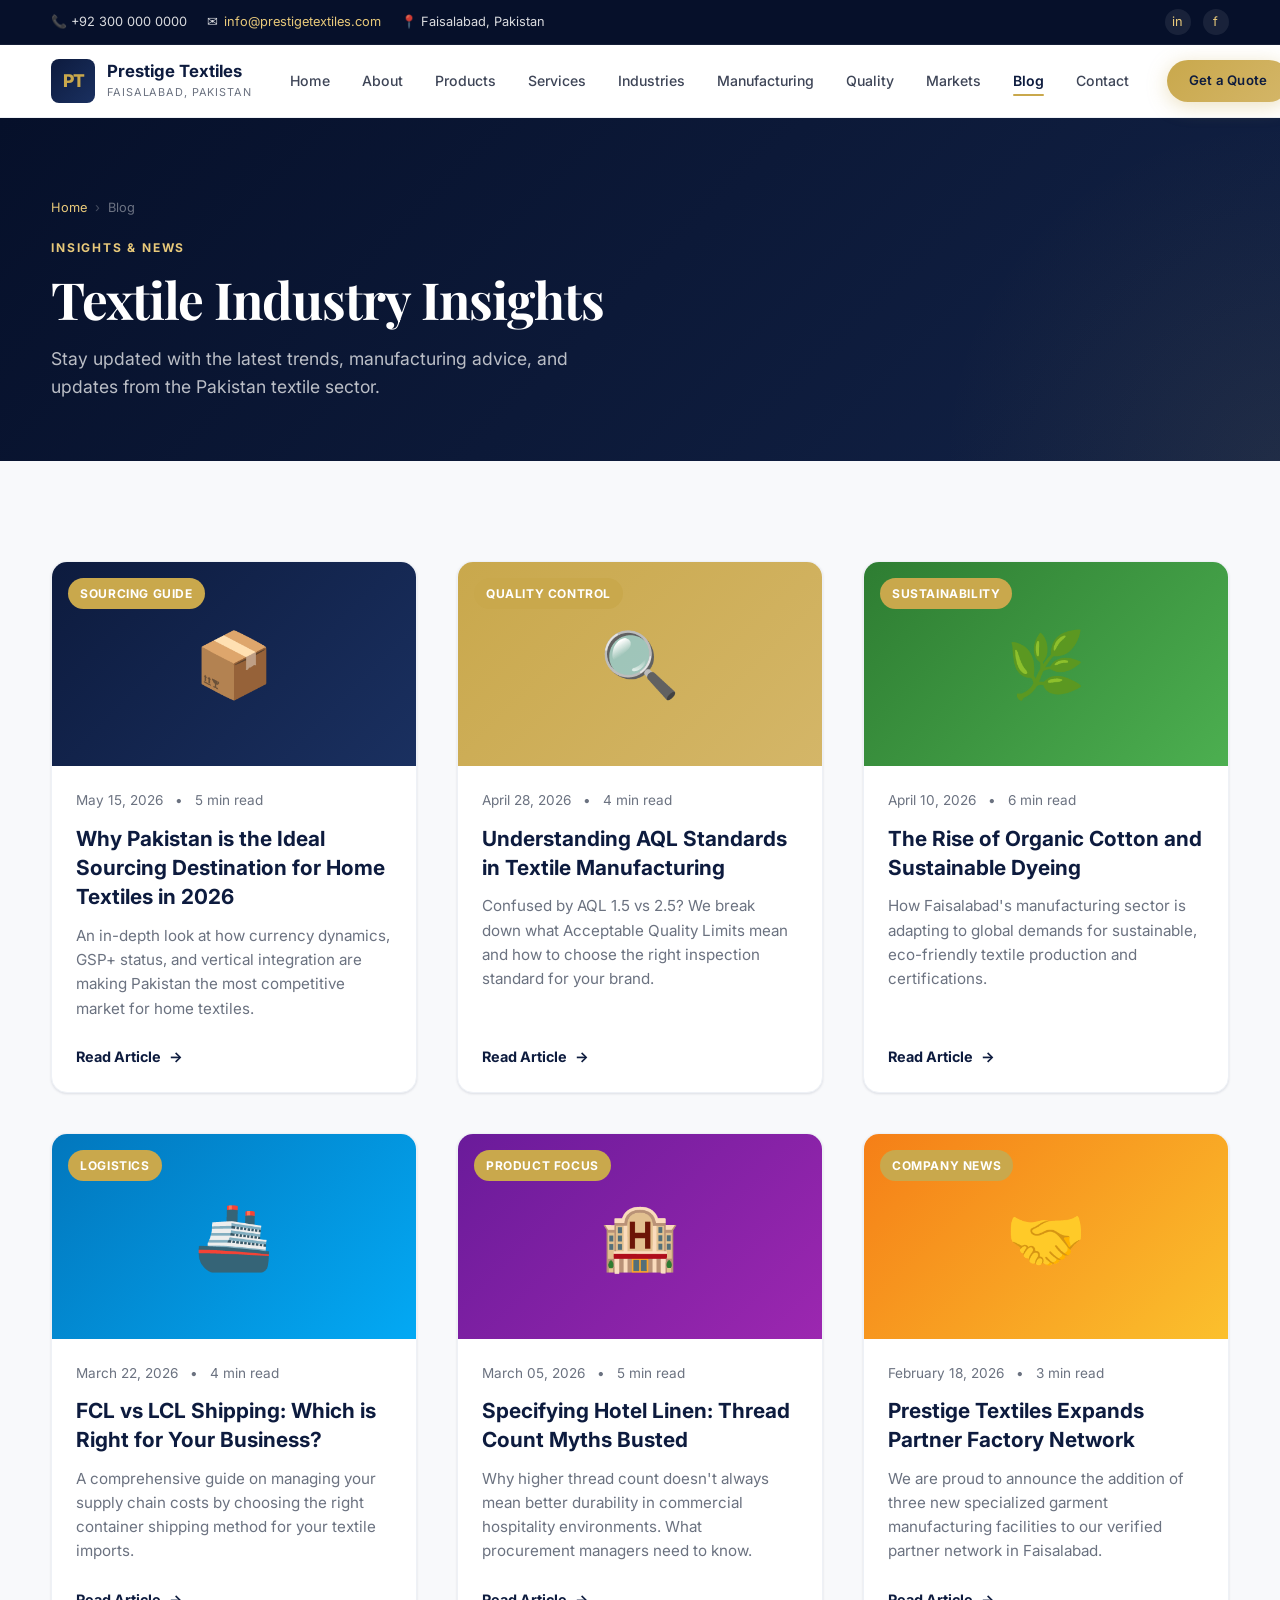
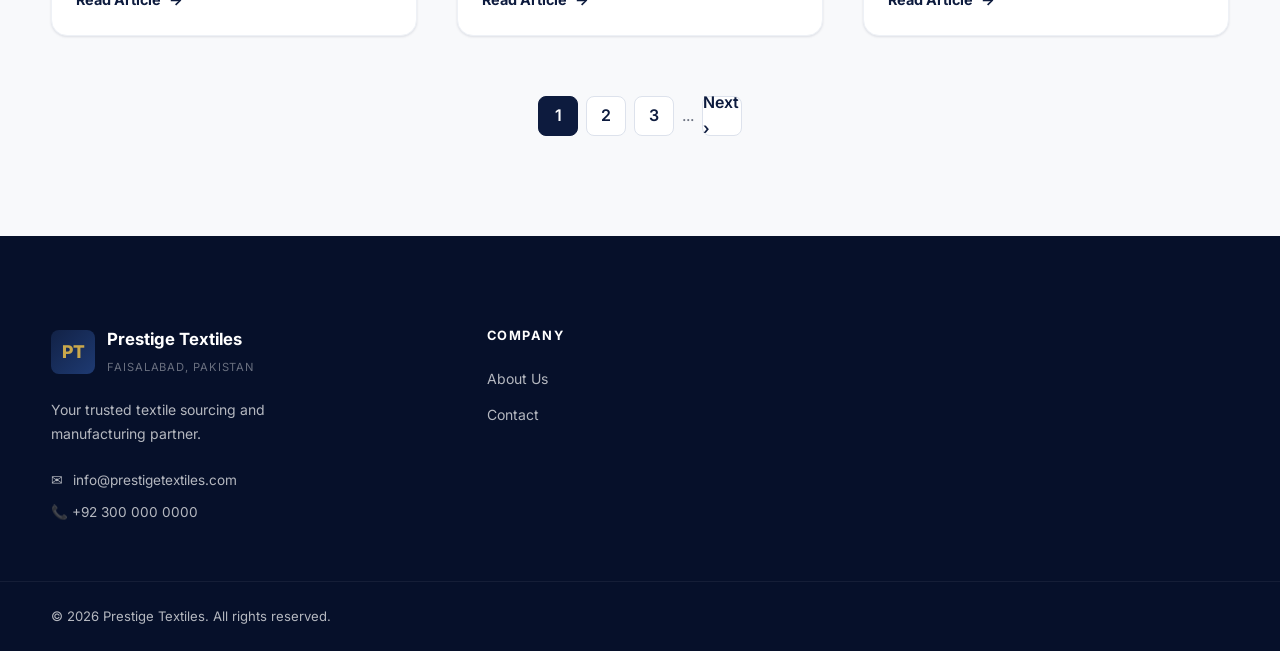
<file: blog.html>
<!DOCTYPE html>
<html lang="en">
<head>
  <meta charset="UTF-8">
  <meta name="viewport" content="width=device-width, initial-scale=1.0">
  <title>Blog & Insights | Prestige Textiles</title>
  <meta name="description" content="Read the latest insights, textile industry news, manufacturing trends, and sourcing advice from the team at Prestige Textiles in Pakistan.">
  <link rel="stylesheet" href="css/style.css">
  <style>
    .blog-grid-page { display:grid; grid-template-columns:repeat(auto-fill, minmax(320px, 1fr)); gap:40px; }
    .blog-card { background:var(--white); border-radius:var(--radius-lg); overflow:hidden; box-shadow:var(--shadow-sm); transition:all var(--transition-base); display:flex; flex-direction:column; height:100%; border:1px solid var(--grey-100); }
    .blog-card:hover { transform:translateY(-8px); box-shadow:var(--shadow-xl); }
    .blog-card-img { width:100%; aspect-ratio:16/9; background:var(--grey-100); position:relative; overflow:hidden; }
    .blog-card-img img { width:100%; height:100%; object-fit:cover; transition:transform 0.5s ease; }
    .blog-card:hover .blog-card-img img { transform:scale(1.05); }
    .blog-category { position:absolute; top:16px; left:16px; background:var(--gold-500); color:var(--white); font-size:0.75rem; font-weight:700; padding:6px 12px; border-radius:var(--radius-full); text-transform:uppercase; letter-spacing:0.05em; z-index:2; }
    .blog-card-body { padding:24px; display:flex; flex-direction:column; flex-grow:1; }
    .blog-meta { font-size:0.85rem; color:var(--text-light); margin-bottom:12px; display:flex; align-items:center; gap:12px; }
    .blog-title { font-size:1.3rem; color:var(--navy-800); margin-bottom:12px; line-height:1.4; }
    .blog-title a { color:inherit; text-decoration:none; }
    .blog-title a:hover { color:var(--gold-600); }
    .blog-excerpt { font-size:0.95rem; color:var(--text-light); line-height:1.6; margin-bottom:24px; flex-grow:1; }
    .blog-read-more { font-weight:700; color:var(--navy-800); font-size:0.9rem; text-decoration:none; display:inline-flex; align-items:center; gap:8px; transition:color var(--transition-base); }
    .blog-read-more:hover { color:var(--gold-600); }
    .pagination { display:flex; justify-content:center; gap:8px; margin-top:60px; }
    .page-num { width:40px; height:40px; display:flex; align-items:center; justify-content:center; border-radius:var(--radius-md); font-weight:600; color:var(--navy-800); background:var(--white); border:1px solid var(--grey-200); text-decoration:none; transition:all var(--transition-base); }
    .page-num:hover, .page-num.active { background:var(--navy-800); color:var(--white); border-color:var(--navy-800); }
  </style>
</head>
<body>

<div class="top-bar"><div class="container"><div class="top-bar-inner"><div class="top-bar-left"><div class="top-bar-item">📞 +92 300 000 0000</div><div class="top-bar-item">✉ <a href="mailto:info@prestigetextiles.com">info@prestigetextiles.com</a></div><div class="top-bar-item">📍 Faisalabad, Pakistan</div></div><div class="top-bar-right"><div class="top-bar-social"><a href="#">in</a><a href="#">f</a></div></div></div></div></div>
<nav class="navbar" id="navbar"><div class="container"><div class="navbar-inner"><a href="index.html" class="navbar-logo"><div class="navbar-logo-mark">PT</div><div class="navbar-logo-text"><span class="brand-name">Prestige Textiles</span><span class="brand-sub">Faisalabad, Pakistan</span></div></a><nav class="navbar-nav"><a href="index.html" class="nav-link">Home</a><a href="about.html" class="nav-link">About</a><a href="products.html" class="nav-link">Products</a><a href="services.html" class="nav-link">Services</a><a href="industries.html" class="nav-link">Industries</a><a href="manufacturing.html" class="nav-link">Manufacturing</a><a href="quality.html" class="nav-link">Quality</a><a href="markets.html" class="nav-link">Markets</a><a href="blog.html" class="nav-link active">Blog</a><a href="contact.html" class="nav-link">Contact</a></nav><div class="navbar-cta"><a href="contact.html" class="btn btn-primary btn-sm">Get a Quote</a><button class="hamburger" id="hamburger"><span></span><span></span><span></span></button></div></div></div></nav>
<div class="mobile-menu" id="mobile-menu"><a href="index.html" class="nav-link">Home</a><a href="blog.html" class="nav-link">Blog</a><a href="contact.html" class="nav-link">Contact</a><a href="contact.html" class="btn btn-primary" style="margin-top:24px;display:flex;justify-content:center;">Get a Quote</a></div>

<section class="page-hero"><div class="container"><div class="page-hero-content"><nav class="breadcrumb"><a href="index.html">Home</a><span>›</span><span style="color:rgba(255,255,255,0.8);">Blog</span></nav><span class="eyebrow">Insights & News</span><h1 class="display-lg">Textile Industry Insights</h1><p>Stay updated with the latest trends, manufacturing advice, and updates from the Pakistan textile sector.</p></div></div></section>

<section class="section bg-off-white">
  <div class="container">
    <div class="blog-grid-page">
      
      <!-- Article 1 -->
      <article class="blog-card reveal">
        <div class="blog-card-img">
          <span class="blog-category">Sourcing Guide</span>
          <div style="width:100%;height:100%;display:flex;align-items:center;justify-content:center;font-size:4rem;background:linear-gradient(135deg,var(--navy-800),var(--navy-600));color:var(--white);">📦</div>
        </div>
        <div class="blog-card-body">
          <div class="blog-meta"><span>May 15, 2026</span><span>•</span><span>5 min read</span></div>
          <h2 class="blog-title"><a href="#">Why Pakistan is the Ideal Sourcing Destination for Home Textiles in 2026</a></h2>
          <p class="blog-excerpt">An in-depth look at how currency dynamics, GSP+ status, and vertical integration are making Pakistan the most competitive market for home textiles.</p>
          <a href="#" class="blog-read-more">Read Article <span>→</span></a>
        </div>
      </article>

      <!-- Article 2 -->
      <article class="blog-card reveal reveal-delay-1">
        <div class="blog-card-img">
          <span class="blog-category">Quality Control</span>
          <div style="width:100%;height:100%;display:flex;align-items:center;justify-content:center;font-size:4rem;background:linear-gradient(135deg,var(--gold-500),var(--gold-400));color:var(--white);">🔍</div>
        </div>
        <div class="blog-card-body">
          <div class="blog-meta"><span>April 28, 2026</span><span>•</span><span>4 min read</span></div>
          <h2 class="blog-title"><a href="#">Understanding AQL Standards in Textile Manufacturing</a></h2>
          <p class="blog-excerpt">Confused by AQL 1.5 vs 2.5? We break down what Acceptable Quality Limits mean and how to choose the right inspection standard for your brand.</p>
          <a href="#" class="blog-read-more">Read Article <span>→</span></a>
        </div>
      </article>

      <!-- Article 3 -->
      <article class="blog-card reveal reveal-delay-2">
        <div class="blog-card-img">
          <span class="blog-category">Sustainability</span>
          <div style="width:100%;height:100%;display:flex;align-items:center;justify-content:center;font-size:4rem;background:linear-gradient(135deg,#2e7d32,#4caf50);color:var(--white);">🌿</div>
        </div>
        <div class="blog-card-body">
          <div class="blog-meta"><span>April 10, 2026</span><span>•</span><span>6 min read</span></div>
          <h2 class="blog-title"><a href="#">The Rise of Organic Cotton and Sustainable Dyeing</a></h2>
          <p class="blog-excerpt">How Faisalabad's manufacturing sector is adapting to global demands for sustainable, eco-friendly textile production and certifications.</p>
          <a href="#" class="blog-read-more">Read Article <span>→</span></a>
        </div>
      </article>
      
      <!-- Article 4 -->
      <article class="blog-card reveal">
        <div class="blog-card-img">
          <span class="blog-category">Logistics</span>
          <div style="width:100%;height:100%;display:flex;align-items:center;justify-content:center;font-size:4rem;background:linear-gradient(135deg,#0277bd,#03a9f4);color:var(--white);">🚢</div>
        </div>
        <div class="blog-card-body">
          <div class="blog-meta"><span>March 22, 2026</span><span>•</span><span>4 min read</span></div>
          <h2 class="blog-title"><a href="#">FCL vs LCL Shipping: Which is Right for Your Business?</a></h2>
          <p class="blog-excerpt">A comprehensive guide on managing your supply chain costs by choosing the right container shipping method for your textile imports.</p>
          <a href="#" class="blog-read-more">Read Article <span>→</span></a>
        </div>
      </article>
      
      <!-- Article 5 -->
      <article class="blog-card reveal reveal-delay-1">
        <div class="blog-card-img">
          <span class="blog-category">Product Focus</span>
          <div style="width:100%;height:100%;display:flex;align-items:center;justify-content:center;font-size:4rem;background:linear-gradient(135deg,#6a1b9a,#9c27b0);color:var(--white);">🏨</div>
        </div>
        <div class="blog-card-body">
          <div class="blog-meta"><span>March 05, 2026</span><span>•</span><span>5 min read</span></div>
          <h2 class="blog-title"><a href="#">Specifying Hotel Linen: Thread Count Myths Busted</a></h2>
          <p class="blog-excerpt">Why higher thread count doesn't always mean better durability in commercial hospitality environments. What procurement managers need to know.</p>
          <a href="#" class="blog-read-more">Read Article <span>→</span></a>
        </div>
      </article>
      
      <!-- Article 6 -->
      <article class="blog-card reveal reveal-delay-2">
        <div class="blog-card-img">
          <span class="blog-category">Company News</span>
          <div style="width:100%;height:100%;display:flex;align-items:center;justify-content:center;font-size:4rem;background:linear-gradient(135deg,#f57f17,#fbc02d);color:var(--white);">🤝</div>
        </div>
        <div class="blog-card-body">
          <div class="blog-meta"><span>February 18, 2026</span><span>•</span><span>3 min read</span></div>
          <h2 class="blog-title"><a href="#">Prestige Textiles Expands Partner Factory Network</a></h2>
          <p class="blog-excerpt">We are proud to announce the addition of three new specialized garment manufacturing facilities to our verified partner network in Faisalabad.</p>
          <a href="#" class="blog-read-more">Read Article <span>→</span></a>
        </div>
      </article>

    </div>
    
    <div class="pagination reveal">
      <a href="#" class="page-num active">1</a>
      <a href="#" class="page-num">2</a>
      <a href="#" class="page-num">3</a>
      <span style="display:flex;align-items:center;color:var(--text-light);">...</span>
      <a href="#" class="page-num">Next ›</a>
    </div>

  </div>
</section>

<footer class="footer"><div class="footer-main"><div class="container"><div class="footer-grid"><div class="footer-brand"><div class="footer-logo"><div class="footer-logo-mark">PT</div><div><span class="footer-brand-name">Prestige Textiles</span><span class="footer-brand-sub">Faisalabad, Pakistan</span></div></div><p>Your trusted textile sourcing and manufacturing partner.</p><div class="footer-contact-item">✉ <a href="mailto:info@prestigetextiles.com">info@prestigetextiles.com</a></div><div class="footer-contact-item">📞 +92 300 000 0000</div></div><div class="footer-col"><h5>Company</h5><ul><li><a href="about.html">About Us</a></li><li><a href="contact.html">Contact</a></li></ul></div></div></div></div><div class="footer-bottom"><div class="container"><div class="footer-bottom-inner"><p>© 2026 Prestige Textiles. All rights reserved.</p></div></div></div></footer>
<script src="js/main.js"></script>
</body>
</html>
</file>
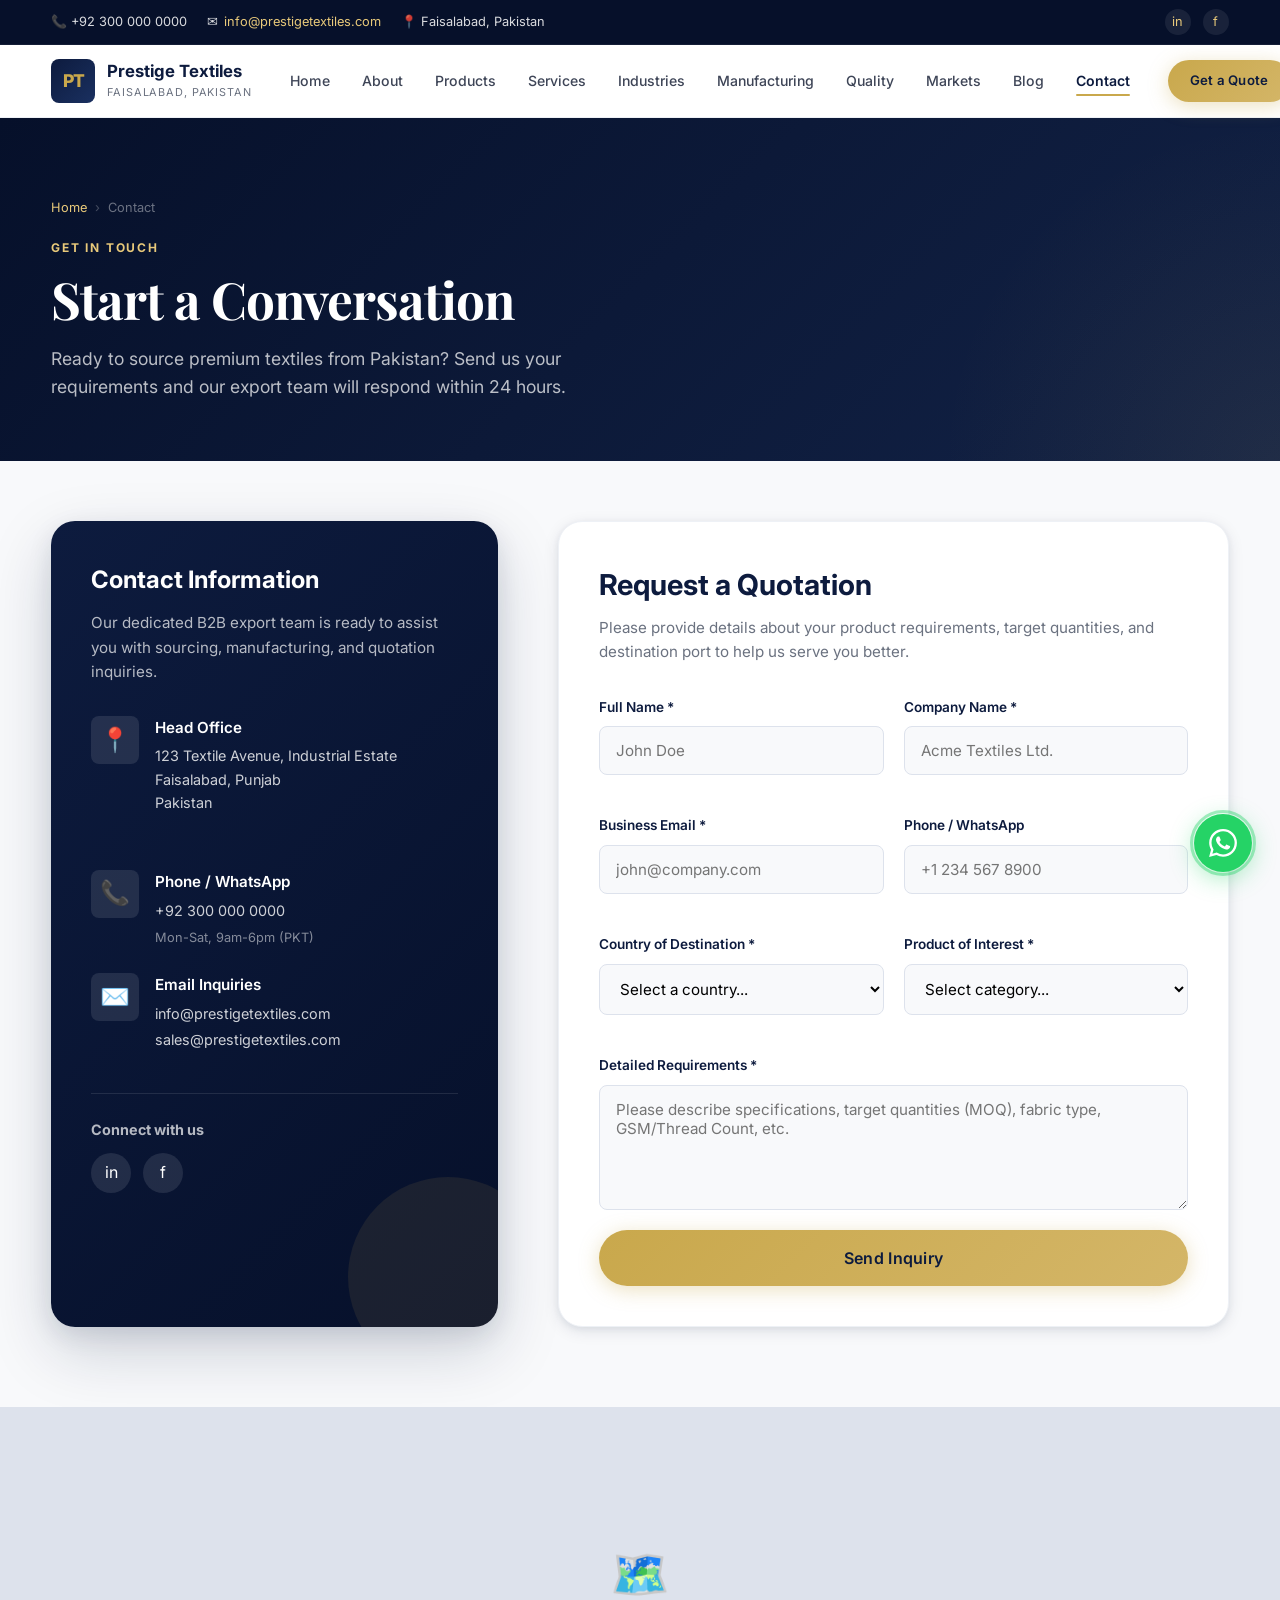
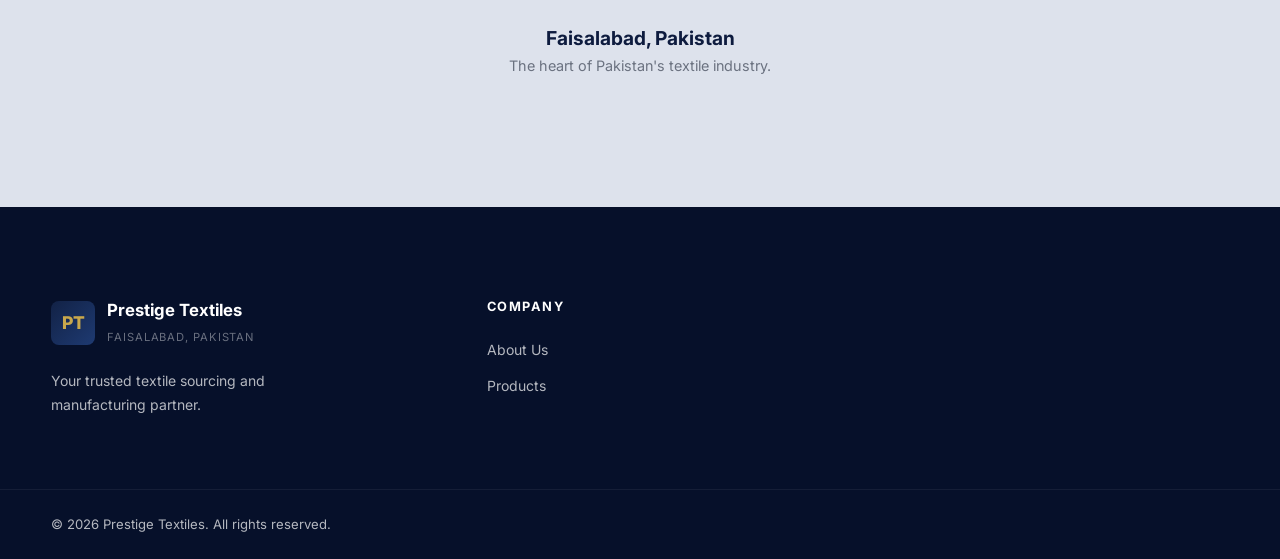
<file: contact.html>
<!DOCTYPE html>
<html lang="en">
<head>
  <meta charset="UTF-8">
  <meta name="viewport" content="width=device-width, initial-scale=1.0">
  <title>Contact Us | Prestige Textiles</title>
  <meta name="description" content="Get in touch with Prestige Textiles for B2B textile sourcing, manufacturing inquiries, and quotations. Based in Faisalabad, Pakistan.">
  <link rel="stylesheet" href="css/style.css">
  <style>
    .contact-layout { display:grid; grid-template-columns:1fr 1.5fr; gap:60px; }
    .contact-info-card { background:linear-gradient(135deg, var(--navy-800), var(--navy-900)); color:var(--white); border-radius:var(--radius-xl); padding:40px; box-shadow:var(--shadow-xl); position:relative; overflow:hidden; }
    .contact-info-card::after { content:''; position:absolute; bottom:-50px; right:-50px; width:200px; height:200px; background:var(--gold-500); border-radius:50%; opacity:0.1; }
    .contact-info-card h3 { font-size:1.5rem; margin-bottom:12px; color:var(--white); }
    .contact-info-card p { color:rgba(255,255,255,0.7); margin-bottom:32px; font-size:0.95rem; line-height:1.6; }
    .contact-method { display:flex; gap:16px; margin-bottom:24px; align-items:flex-start; }
    .cm-icon { background:rgba(255,255,255,0.1); width:48px; height:48px; border-radius:var(--radius-md); display:flex; align-items:center; justify-content:center; font-size:1.5rem; color:var(--gold-400); flex-shrink:0; }
    .cm-text h4 { font-size:0.95rem; margin-bottom:4px; color:var(--white); font-weight:600; }
    .cm-text p, .cm-text a { font-size:0.9rem; color:rgba(255,255,255,0.8); text-decoration:none; transition:color var(--transition-base); }
    .cm-text a:hover { color:var(--gold-400); }
    
    .contact-form-wrap { background:var(--white); border-radius:var(--radius-xl); padding:40px; box-shadow:var(--shadow-md); border:1px solid var(--grey-100); }
    .contact-form-wrap h2 { font-size:1.8rem; color:var(--navy-800); margin-bottom:8px; }
    .contact-form-wrap > p { color:var(--text-light); margin-bottom:32px; font-size:0.95rem; }
    
    .form-row { display:grid; grid-template-columns:1fr 1fr; gap:20px; margin-bottom:20px; }
    .form-group { display:flex; flex-direction:column; gap:8px; margin-bottom:20px; }
    .form-group label { font-size:0.85rem; font-weight:600; color:var(--navy-800); }
    .form-group input, .form-group select, .form-group textarea { padding:14px 16px; border:1px solid var(--grey-200); border-radius:var(--radius-md); font-family:inherit; font-size:0.95rem; transition:all var(--transition-base); background:var(--off-white); }
    .form-group input:focus, .form-group select:focus, .form-group textarea:focus { outline:none; border-color:var(--gold-500); background:var(--white); box-shadow:0 0 0 4px rgba(201,168,76,0.1); }
    
    @media (max-width: 992px) {
      .contact-layout { grid-template-columns:1fr; gap:40px; }
    }
    @media (max-width: 576px) {
      .form-row { grid-template-columns:1fr; }
      .contact-info-card, .contact-form-wrap { padding:30px 20px; }
    }
  </style>
</head>
<body>

<div class="top-bar"><div class="container"><div class="top-bar-inner"><div class="top-bar-left"><div class="top-bar-item">📞 +92 300 000 0000</div><div class="top-bar-item">✉ <a href="mailto:info@prestigetextiles.com">info@prestigetextiles.com</a></div><div class="top-bar-item">📍 Faisalabad, Pakistan</div></div><div class="top-bar-right"><div class="top-bar-social"><a href="#">in</a><a href="#">f</a></div></div></div></div></div>
<nav class="navbar" id="navbar"><div class="container"><div class="navbar-inner"><a href="index.html" class="navbar-logo"><div class="navbar-logo-mark">PT</div><div class="navbar-logo-text"><span class="brand-name">Prestige Textiles</span><span class="brand-sub">Faisalabad, Pakistan</span></div></a><nav class="navbar-nav"><a href="index.html" class="nav-link">Home</a><a href="about.html" class="nav-link">About</a><a href="products.html" class="nav-link">Products</a><a href="services.html" class="nav-link">Services</a><a href="industries.html" class="nav-link">Industries</a><a href="manufacturing.html" class="nav-link">Manufacturing</a><a href="quality.html" class="nav-link">Quality</a><a href="markets.html" class="nav-link">Markets</a><a href="blog.html" class="nav-link">Blog</a><a href="contact.html" class="nav-link active">Contact</a></nav><div class="navbar-cta"><a href="contact.html" class="btn btn-primary btn-sm">Get a Quote</a><button class="hamburger" id="hamburger"><span></span><span></span><span></span></button></div></div></div></nav>
<div class="mobile-menu" id="mobile-menu"><a href="index.html" class="nav-link">Home</a><a href="about.html" class="nav-link">About</a><a href="contact.html" class="nav-link">Contact</a><a href="contact.html" class="btn btn-primary" style="margin-top:24px;display:flex;justify-content:center;">Get a Quote</a></div>

<section class="page-hero"><div class="container"><div class="page-hero-content"><nav class="breadcrumb"><a href="index.html">Home</a><span>›</span><span style="color:rgba(255,255,255,0.8);">Contact</span></nav><span class="eyebrow">Get in Touch</span><h1 class="display-lg">Start a Conversation</h1><p>Ready to source premium textiles from Pakistan? Send us your requirements and our export team will respond within 24 hours.</p></div></div></section>

<section class="section bg-off-white" style="padding-top:60px; padding-bottom:80px;">
  <div class="container">
    <div class="contact-layout">
      
      <!-- Contact Info -->
      <div class="contact-info-card reveal">
        <h3>Contact Information</h3>
        <p>Our dedicated B2B export team is ready to assist you with sourcing, manufacturing, and quotation inquiries.</p>
        
        <div class="contact-method">
          <div class="cm-icon">📍</div>
          <div class="cm-text">
            <h4>Head Office</h4>
            <p>123 Textile Avenue, Industrial Estate<br>Faisalabad, Punjab<br>Pakistan</p>
          </div>
        </div>
        
        <div class="contact-method">
          <div class="cm-icon">📞</div>
          <div class="cm-text">
            <h4>Phone / WhatsApp</h4>
            <a href="tel:+923000000000">+92 300 000 0000</a><br>
            <span style="font-size:0.8rem; color:rgba(255,255,255,0.5);">Mon-Sat, 9am-6pm (PKT)</span>
          </div>
        </div>
        
        <div class="contact-method">
          <div class="cm-icon">✉️</div>
          <div class="cm-text">
            <h4>Email Inquiries</h4>
            <a href="mailto:info@prestigetextiles.com">info@prestigetextiles.com</a><br>
            <a href="mailto:sales@prestigetextiles.com">sales@prestigetextiles.com</a>
          </div>
        </div>
        
        <div style="margin-top:40px; padding-top:24px; border-top:1px solid rgba(255,255,255,0.1);">
          <h4 style="font-size:0.9rem; margin-bottom:12px; color:rgba(255,255,255,0.7);">Connect with us</h4>
          <div style="display:flex; gap:12px;">
            <a href="#" style="width:40px;height:40px;background:rgba(255,255,255,0.1);border-radius:50%;display:flex;align-items:center;justify-content:center;color:white;text-decoration:none;transition:background 0.3s;">in</a>
            <a href="#" style="width:40px;height:40px;background:rgba(255,255,255,0.1);border-radius:50%;display:flex;align-items:center;justify-content:center;color:white;text-decoration:none;transition:background 0.3s;">f</a>
          </div>
        </div>
      </div>
      
      <!-- Form -->
      <div class="contact-form-wrap reveal reveal-delay-2">
        <h2>Request a Quotation</h2>
        <p>Please provide details about your product requirements, target quantities, and destination port to help us serve you better.</p>
        
        <form id="contactForm" onsubmit="event.preventDefault(); alert('Thank you for your inquiry. Our export team will contact you within 24 hours.'); this.reset();">
          <div class="form-row">
            <div class="form-group">
              <label for="name">Full Name *</label>
              <input type="text" id="name" required placeholder="John Doe">
            </div>
            <div class="form-group">
              <label for="company">Company Name *</label>
              <input type="text" id="company" required placeholder="Acme Textiles Ltd.">
            </div>
          </div>
          
          <div class="form-row">
            <div class="form-group">
              <label for="email">Business Email *</label>
              <input type="email" id="email" required placeholder="john@company.com">
            </div>
            <div class="form-group">
              <label for="phone">Phone / WhatsApp</label>
              <input type="tel" id="phone" placeholder="+1 234 567 8900">
            </div>
          </div>
          
          <div class="form-row">
            <div class="form-group">
              <label for="country">Country of Destination *</label>
              <select id="country" required>
                <option value="">Select a country...</option>
                <option value="Australia">Australia</option>
                <option value="UK">United Kingdom</option>
                <option value="Europe">Europe (EU)</option>
                <option value="UAE">UAE / Middle East</option>
                <option value="NewZealand">New Zealand</option>
                <option value="USA">USA / Canada</option>
                <option value="Other">Other</option>
              </select>
            </div>
            <div class="form-group">
              <label for="interest">Product of Interest *</label>
              <select id="interest" required>
                <option value="">Select category...</option>
                <option value="Home Textiles">Home Textiles & Bedding</option>
                <option value="Towels">Towels & Bath Linen</option>
                <option value="Hotel">Hotel & Hospitality Linen</option>
                <option value="Hospital">Hospital & Medical Linen</option>
                <option value="Garments">Garments & Activewear</option>
                <option value="OEM">Private Label / OEM</option>
              </select>
            </div>
          </div>
          
          <div class="form-group">
            <label for="message">Detailed Requirements *</label>
            <textarea id="message" rows="5" required placeholder="Please describe specifications, target quantities (MOQ), fabric type, GSM/Thread Count, etc."></textarea>
          </div>
          
          <button type="submit" class="btn btn-primary btn-lg" style="width:100%; justify-content:center;">Send Inquiry</button>
        </form>
      </div>
      
    </div>
  </div>
</section>

<!-- Map Placeholder -->
<section style="height:400px; background:var(--grey-200); position:relative; display:flex; align-items:center; justify-content:center;">
  <div style="text-align:center; color:var(--navy-800);">
    <div style="font-size:3rem; margin-bottom:10px;">🗺️</div>
    <h3 style="font-size:1.2rem;">Faisalabad, Pakistan</h3>
    <p style="font-size:0.9rem; color:var(--text-light);">The heart of Pakistan's textile industry.</p>
  </div>
</section>

<footer class="footer"><div class="footer-main"><div class="container"><div class="footer-grid"><div class="footer-brand"><div class="footer-logo"><div class="footer-logo-mark">PT</div><div><span class="footer-brand-name">Prestige Textiles</span><span class="footer-brand-sub">Faisalabad, Pakistan</span></div></div><p>Your trusted textile sourcing and manufacturing partner.</p></div><div class="footer-col"><h5>Company</h5><ul><li><a href="about.html">About Us</a></li><li><a href="products.html">Products</a></li></ul></div></div></div></div><div class="footer-bottom"><div class="container"><div class="footer-bottom-inner"><p>© 2026 Prestige Textiles. All rights reserved.</p></div></div></div></footer>
<a href="https://wa.me/923000000000" class="whatsapp-float" target="_blank"><div class="whatsapp-pulse"></div><svg xmlns="http://www.w3.org/2000/svg" viewBox="0 0 24 24" fill="currentColor"><path d="M17.472 14.382c-.297-.149-1.758-.867-2.03-.967-.273-.099-.471-.148-.67.15-.197.297-.767.966-.94 1.164-.173.199-.347.223-.644.075-.297-.15-1.255-.463-2.39-1.475-.883-.788-1.48-1.761-1.653-2.059-.173-.297-.018-.458.13-.606.134-.133.298-.347.446-.52.149-.174.198-.298.298-.497.099-.198.05-.371-.025-.52-.075-.149-.669-1.612-.916-2.207-.242-.579-.487-.5-.669-.51-.173-.008-.371-.01-.57-.01-.198 0-.52.074-.792.372-.272.297-1.04 1.016-1.04 2.479 0 1.462 1.065 2.875 1.213 3.074.149.198 2.096 3.2 5.077 4.487.709.306 1.262.489 1.694.625.712.227 1.36.195 1.871.118.571-.085 1.758-.719 2.006-1.413.248-.694.248-1.289.173-1.413-.074-.124-.272-.198-.57-.347m-5.421 7.403h-.004a9.87 9.87 0 01-5.031-1.378l-.361-.214-3.741.982.998-3.648-.235-.374a9.86 9.86 0 01-1.51-5.26c.001-5.45 4.436-9.884 9.888-9.884 2.64 0 5.122 1.03 6.988 2.898a9.825 9.825 0 012.893 6.994c-.003 5.45-4.437 9.884-9.885 9.884m8.413-18.297A11.815 11.815 0 0012.05 0C5.495 0 .16 5.335.157 11.892c0 2.096.547 4.142 1.588 5.945L.057 24l6.305-1.654a11.882 11.882 0 005.683 1.448h.005c6.554 0 11.89-5.335 11.893-11.893a11.821 11.821 0 00-3.48-8.413z"/></svg></a>
<script src="js/main.js"></script>
</body>
</html>
</file>
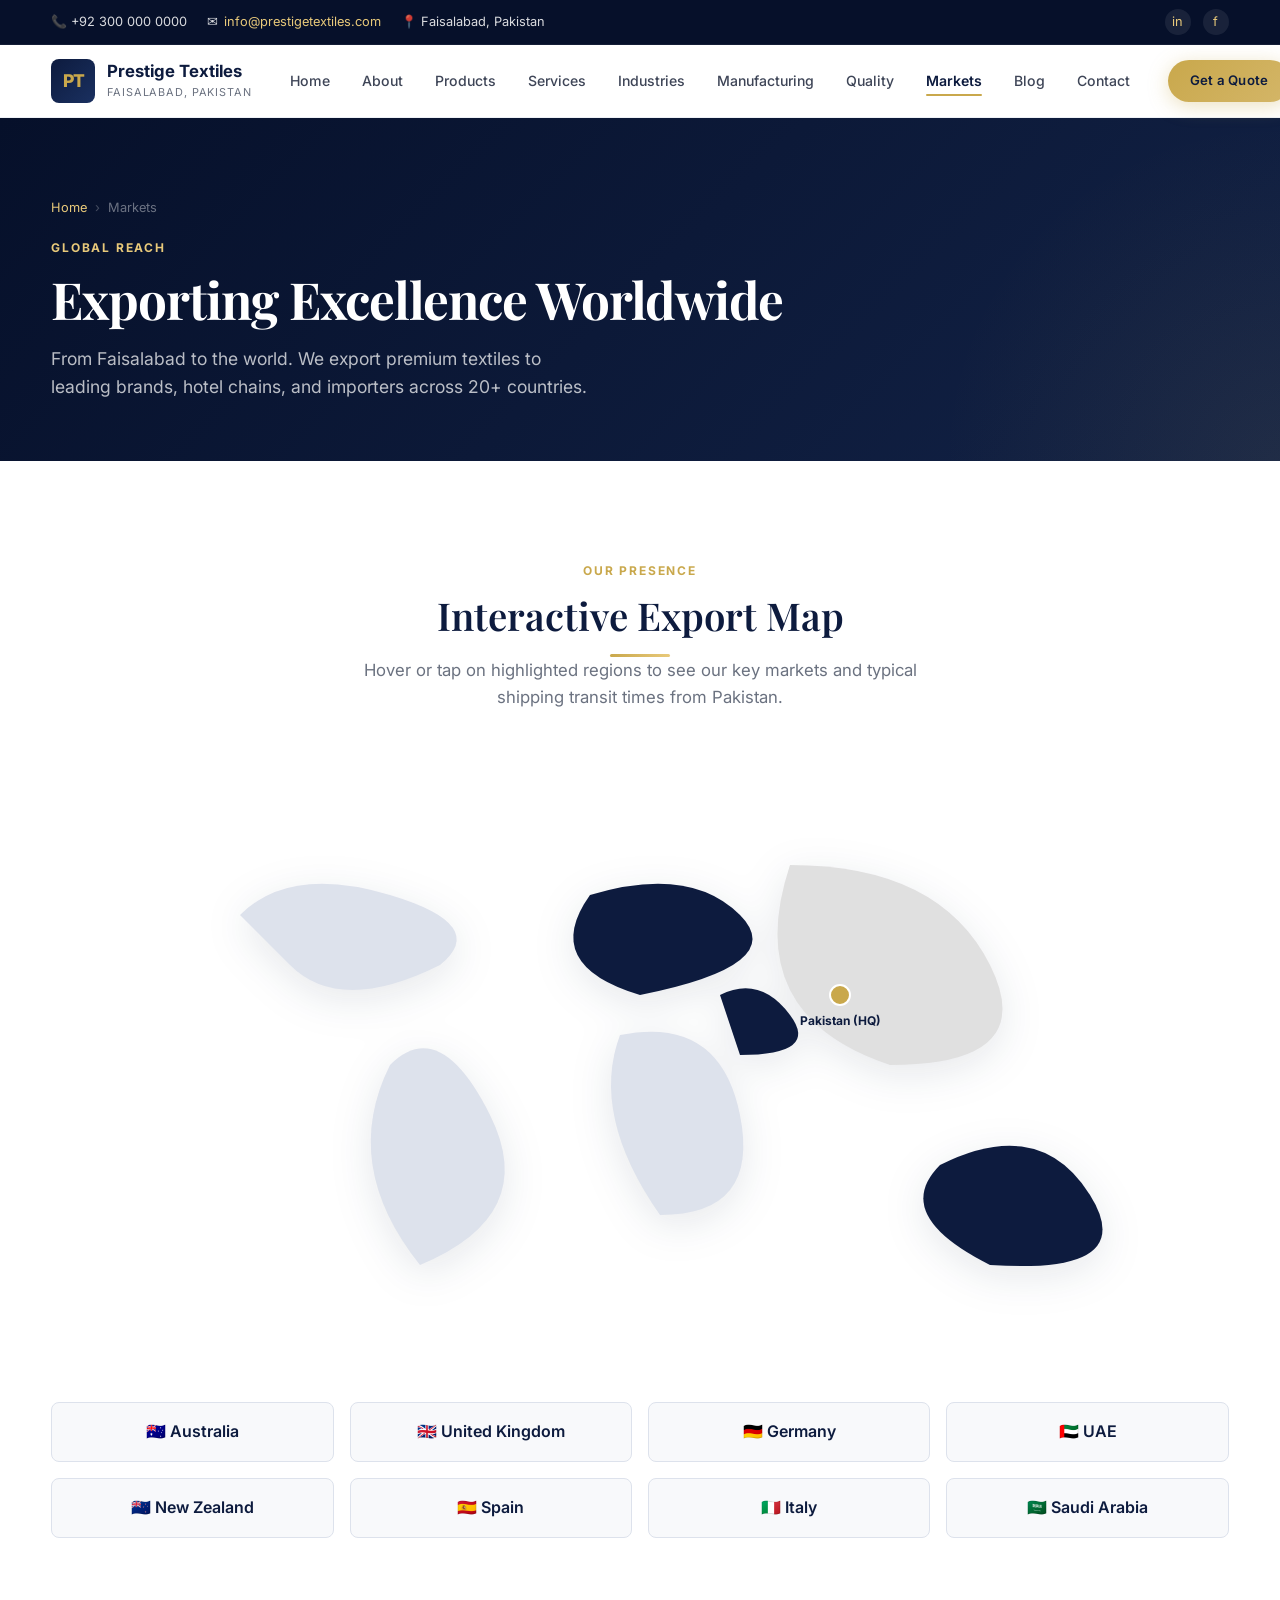
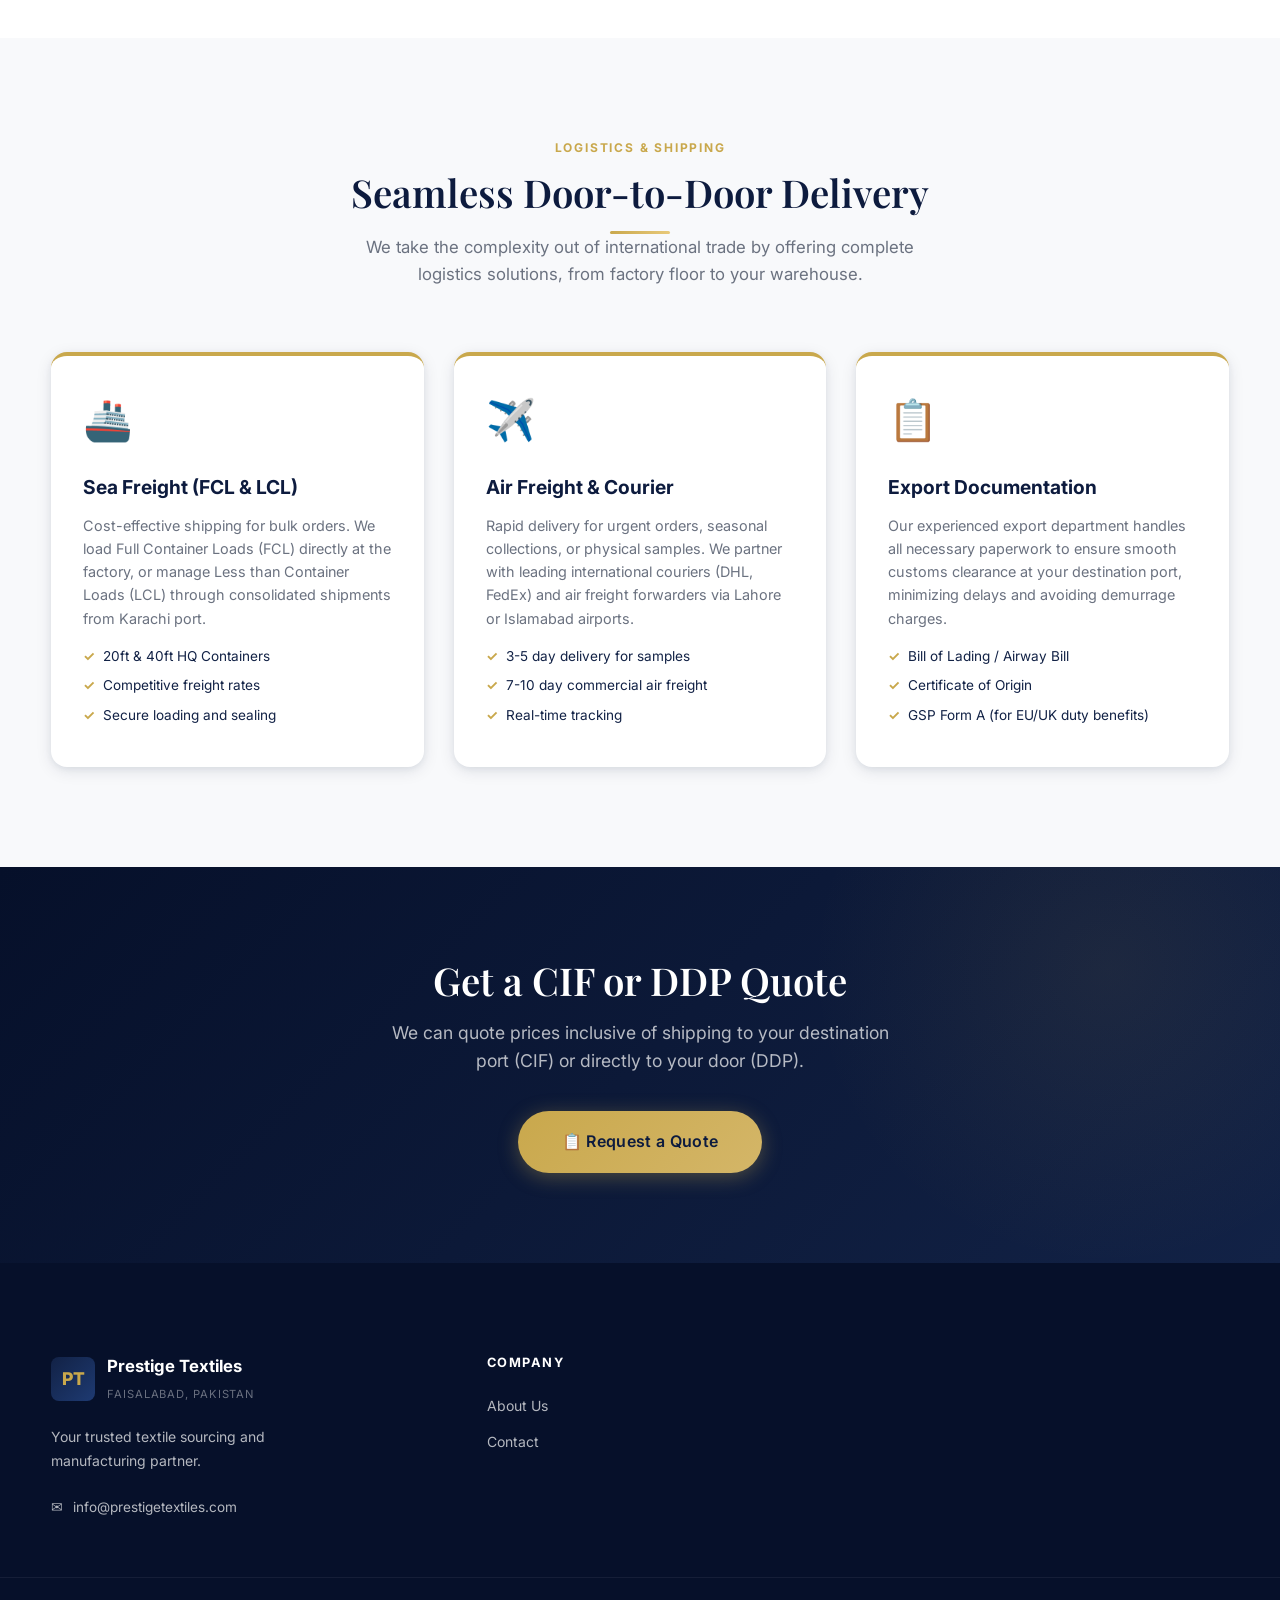
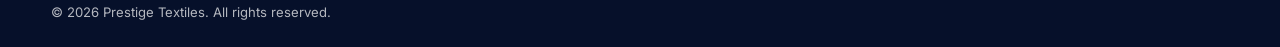
<file: markets.html>
<!DOCTYPE html>
<html lang="en">
<head>
  <meta charset="UTF-8">
  <meta name="viewport" content="width=device-width, initial-scale=1.0">
  <title>Global Export Markets | Prestige Textiles</title>
  <meta name="description" content="Prestige Textiles exports premium textile products from Pakistan to Australia, New Zealand, UK, Europe, UAE, and beyond. Door-to-door shipping solutions available.">
  <link rel="stylesheet" href="css/style.css">
  <style>
    .map-container-lg { position:relative; max-width:1000px; margin:0 auto; padding:40px 0; }
    .map-svg { width:100%; height:auto; filter:drop-shadow(0 10px 20px rgba(13,27,62,0.1)); }
    .map-region { fill:var(--grey-200); transition:all 0.3s ease; cursor:pointer; }
    .map-region.active { fill:var(--navy-800); }
    .map-region:hover { fill:var(--gold-500); }
    .map-tooltip { position:absolute; background:var(--white); padding:16px 20px; border-radius:var(--radius-lg); box-shadow:var(--shadow-xl); border-left:4px solid var(--gold-500); display:none; pointer-events:none; z-index:10; width:max-content; max-width:250px; }
    .map-tooltip h4 { color:var(--navy-800); margin-bottom:4px; font-size:1.1rem; }
    .map-tooltip p { font-size:0.85rem; color:var(--text-light); }
    
    .logistics-card { background:var(--white); border-radius:var(--radius-lg); padding:32px; box-shadow:var(--shadow-md); border-top:4px solid var(--gold-500); height:100%; }
    .logistics-icon { font-size:2.5rem; margin-bottom:20px; }
    .logistics-card h3 { font-size:1.2rem; color:var(--navy-800); margin-bottom:12px; }
    .logistics-card p { font-size:0.9rem; color:var(--text-light); line-height:1.6; margin-bottom:16px; }
    .logistics-card ul { list-style:none; padding:0; margin:0; }
    .logistics-card ul li { font-size:0.85rem; color:var(--navy-700); margin-bottom:8px; display:flex; align-items:center; gap:8px; }
    .logistics-card ul li::before { content:'✓'; color:var(--gold-500); font-weight:bold; }
  </style>
</head>
<body>

<div class="top-bar"><div class="container"><div class="top-bar-inner"><div class="top-bar-left"><div class="top-bar-item">📞 +92 300 000 0000</div><div class="top-bar-item">✉ <a href="mailto:info@prestigetextiles.com">info@prestigetextiles.com</a></div><div class="top-bar-item">📍 Faisalabad, Pakistan</div></div><div class="top-bar-right"><div class="top-bar-social"><a href="#">in</a><a href="#">f</a></div></div></div></div></div>
<nav class="navbar" id="navbar"><div class="container"><div class="navbar-inner"><a href="index.html" class="navbar-logo"><div class="navbar-logo-mark">PT</div><div class="navbar-logo-text"><span class="brand-name">Prestige Textiles</span><span class="brand-sub">Faisalabad, Pakistan</span></div></a><nav class="navbar-nav"><a href="index.html" class="nav-link">Home</a><a href="about.html" class="nav-link">About</a><a href="products.html" class="nav-link">Products</a><a href="services.html" class="nav-link">Services</a><a href="industries.html" class="nav-link">Industries</a><a href="manufacturing.html" class="nav-link">Manufacturing</a><a href="quality.html" class="nav-link">Quality</a><a href="markets.html" class="nav-link active">Markets</a><a href="blog.html" class="nav-link">Blog</a><a href="contact.html" class="nav-link">Contact</a></nav><div class="navbar-cta"><a href="contact.html" class="btn btn-primary btn-sm">Get a Quote</a><button class="hamburger" id="hamburger"><span></span><span></span><span></span></button></div></div></div></nav>
<div class="mobile-menu" id="mobile-menu"><a href="index.html" class="nav-link">Home</a><a href="about.html" class="nav-link">About</a><a href="markets.html" class="nav-link">Markets</a><a href="contact.html" class="nav-link">Contact</a><a href="contact.html" class="btn btn-primary" style="margin-top:24px;display:flex;justify-content:center;">Get a Quote</a></div>

<section class="page-hero"><div class="container"><div class="page-hero-content"><nav class="breadcrumb"><a href="index.html">Home</a><span>›</span><span style="color:rgba(255,255,255,0.8);">Markets</span></nav><span class="eyebrow">Global Reach</span><h1 class="display-lg">Exporting Excellence Worldwide</h1><p>From Faisalabad to the world. We export premium textiles to leading brands, hotel chains, and importers across 20+ countries.</p></div></div></section>

<section class="section bg-white" id="interactive-map">
  <div class="container">
    <div class="section-header reveal">
      <span class="eyebrow">Our Presence</span>
      <h2 class="display-md">Interactive Export Map</h2>
      <div class="section-divider"></div>
      <p>Hover or tap on highlighted regions to see our key markets and typical shipping transit times from Pakistan.</p>
    </div>
    
    <div class="map-container-lg reveal">
      <div id="map-tooltip" class="map-tooltip">
        <h4 id="tooltip-title">Region</h4>
        <p id="tooltip-desc">Description</p>
      </div>
      <svg viewBox="0 0 1000 500" class="map-svg" id="world-map">
        <!-- Simplified World Map SVG for demonstration -->
        <!-- North America -->
        <path d="M100,100 Q150,50 250,80 T300,150 Q200,200 150,150 Z" class="map-region" data-region="north-america" data-title="North America" data-desc="Key markets: USA & Canada. Transit time: 25-35 days via sea." />
        <!-- South America -->
        <path d="M250,250 Q300,200 350,300 T280,450 Q200,350 250,250 Z" class="map-region" />
        <!-- Europe -->
        <path d="M450,80 Q550,50 600,100 T500,180 Q400,150 450,80 Z" class="map-region active" data-region="europe" data-title="UK & Europe" data-desc="Duty-free access via GSP+. Major markets: UK, Germany, Spain, Italy. Transit: 20-28 days." />
        <!-- Africa -->
        <path d="M480,220 Q580,200 600,300 T520,400 Q450,300 480,220 Z" class="map-region" />
        <!-- Asia (Pakistan highlighted roughly) -->
        <path d="M650,50 Q800,50 850,150 T750,250 Q600,200 650,50 Z" fill="#e0e0e0" />
        <circle cx="700" cy="180" r="10" fill="#C9A84C" stroke="#fff" stroke-width="2" />
        <text x="700" y="210" text-anchor="middle" font-size="12" font-weight="bold" fill="#0D1B3E">Pakistan (HQ)</text>
        <!-- Middle East -->
        <path d="M580,180 Q620,160 650,200 T600,240 Z" class="map-region active" data-region="middle-east" data-title="Middle East (UAE)" data-desc="Major hospitality linen market (Dubai, Abu Dhabi, Saudi Arabia). Transit: 5-8 days via sea." />
        <!-- Australia / NZ -->
        <path d="M800,350 Q900,300 950,380 T850,450 Q750,400 800,350 Z" class="map-region active" data-region="oceania" data-title="Australia & New Zealand" data-desc="Strong demand for home textiles and hospitality linen. Transit: 22-30 days via sea." />
      </svg>
    </div>
    
    <div class="grid-4" style="margin-top:40px; gap:16px;">
      <div class="market-badge" style="background:var(--off-white); padding:16px; border-radius:var(--radius-md); text-align:center; font-weight:600; color:var(--navy-800); border:1px solid var(--grey-200);">🇦🇺 Australia</div>
      <div class="market-badge" style="background:var(--off-white); padding:16px; border-radius:var(--radius-md); text-align:center; font-weight:600; color:var(--navy-800); border:1px solid var(--grey-200);">🇬🇧 United Kingdom</div>
      <div class="market-badge" style="background:var(--off-white); padding:16px; border-radius:var(--radius-md); text-align:center; font-weight:600; color:var(--navy-800); border:1px solid var(--grey-200);">🇩🇪 Germany</div>
      <div class="market-badge" style="background:var(--off-white); padding:16px; border-radius:var(--radius-md); text-align:center; font-weight:600; color:var(--navy-800); border:1px solid var(--grey-200);">🇦🇪 UAE</div>
      <div class="market-badge" style="background:var(--off-white); padding:16px; border-radius:var(--radius-md); text-align:center; font-weight:600; color:var(--navy-800); border:1px solid var(--grey-200);">🇳🇿 New Zealand</div>
      <div class="market-badge" style="background:var(--off-white); padding:16px; border-radius:var(--radius-md); text-align:center; font-weight:600; color:var(--navy-800); border:1px solid var(--grey-200);">🇪🇸 Spain</div>
      <div class="market-badge" style="background:var(--off-white); padding:16px; border-radius:var(--radius-md); text-align:center; font-weight:600; color:var(--navy-800); border:1px solid var(--grey-200);">🇮🇹 Italy</div>
      <div class="market-badge" style="background:var(--off-white); padding:16px; border-radius:var(--radius-md); text-align:center; font-weight:600; color:var(--navy-800); border:1px solid var(--grey-200);">🇸🇦 Saudi Arabia</div>
    </div>
  </div>
</section>

<section class="section bg-off-white">
  <div class="container">
    <div class="section-header reveal">
      <span class="eyebrow">Logistics & Shipping</span>
      <h2 class="display-md">Seamless Door-to-Door Delivery</h2>
      <div class="section-divider"></div>
      <p>We take the complexity out of international trade by offering complete logistics solutions, from factory floor to your warehouse.</p>
    </div>
    
    <div class="grid-3" style="gap:30px;">
      <div class="logistics-card reveal">
        <div class="logistics-icon">🚢</div>
        <h3>Sea Freight (FCL & LCL)</h3>
        <p>Cost-effective shipping for bulk orders. We load Full Container Loads (FCL) directly at the factory, or manage Less than Container Loads (LCL) through consolidated shipments from Karachi port.</p>
        <ul>
          <li>20ft & 40ft HQ Containers</li>
          <li>Competitive freight rates</li>
          <li>Secure loading and sealing</li>
        </ul>
      </div>
      
      <div class="logistics-card reveal reveal-delay-2">
        <div class="logistics-icon">✈️</div>
        <h3>Air Freight & Courier</h3>
        <p>Rapid delivery for urgent orders, seasonal collections, or physical samples. We partner with leading international couriers (DHL, FedEx) and air freight forwarders via Lahore or Islamabad airports.</p>
        <ul>
          <li>3-5 day delivery for samples</li>
          <li>7-10 day commercial air freight</li>
          <li>Real-time tracking</li>
        </ul>
      </div>
      
      <div class="logistics-card reveal reveal-delay-4">
        <div class="logistics-icon">📋</div>
        <h3>Export Documentation</h3>
        <p>Our experienced export department handles all necessary paperwork to ensure smooth customs clearance at your destination port, minimizing delays and avoiding demurrage charges.</p>
        <ul>
          <li>Bill of Lading / Airway Bill</li>
          <li>Certificate of Origin</li>
          <li>GSP Form A (for EU/UK duty benefits)</li>
        </ul>
      </div>
    </div>
  </div>
</section>

<section class="cta-banner"><div class="container"><div class="cta-banner-inner reveal"><h2 class="display-md">Get a CIF or DDP Quote</h2><p>We can quote prices inclusive of shipping to your destination port (CIF) or directly to your door (DDP).</p><div class="btn-group"><a href="contact.html" class="btn btn-primary btn-lg">📋 Request a Quote</a></div></div></div></section>

<footer class="footer"><div class="footer-main"><div class="container"><div class="footer-grid"><div class="footer-brand"><div class="footer-logo"><div class="footer-logo-mark">PT</div><div><span class="footer-brand-name">Prestige Textiles</span><span class="footer-brand-sub">Faisalabad, Pakistan</span></div></div><p>Your trusted textile sourcing and manufacturing partner.</p><div class="footer-contact-item">✉ <a href="mailto:info@prestigetextiles.com">info@prestigetextiles.com</a></div></div><div class="footer-col"><h5>Company</h5><ul><li><a href="about.html">About Us</a></li><li><a href="contact.html">Contact</a></li></ul></div></div></div></div><div class="footer-bottom"><div class="container"><div class="footer-bottom-inner"><p>© 2026 Prestige Textiles. All rights reserved.</p></div></div></div></footer>
<script src="js/main.js"></script>
</body>
</html>
</file>
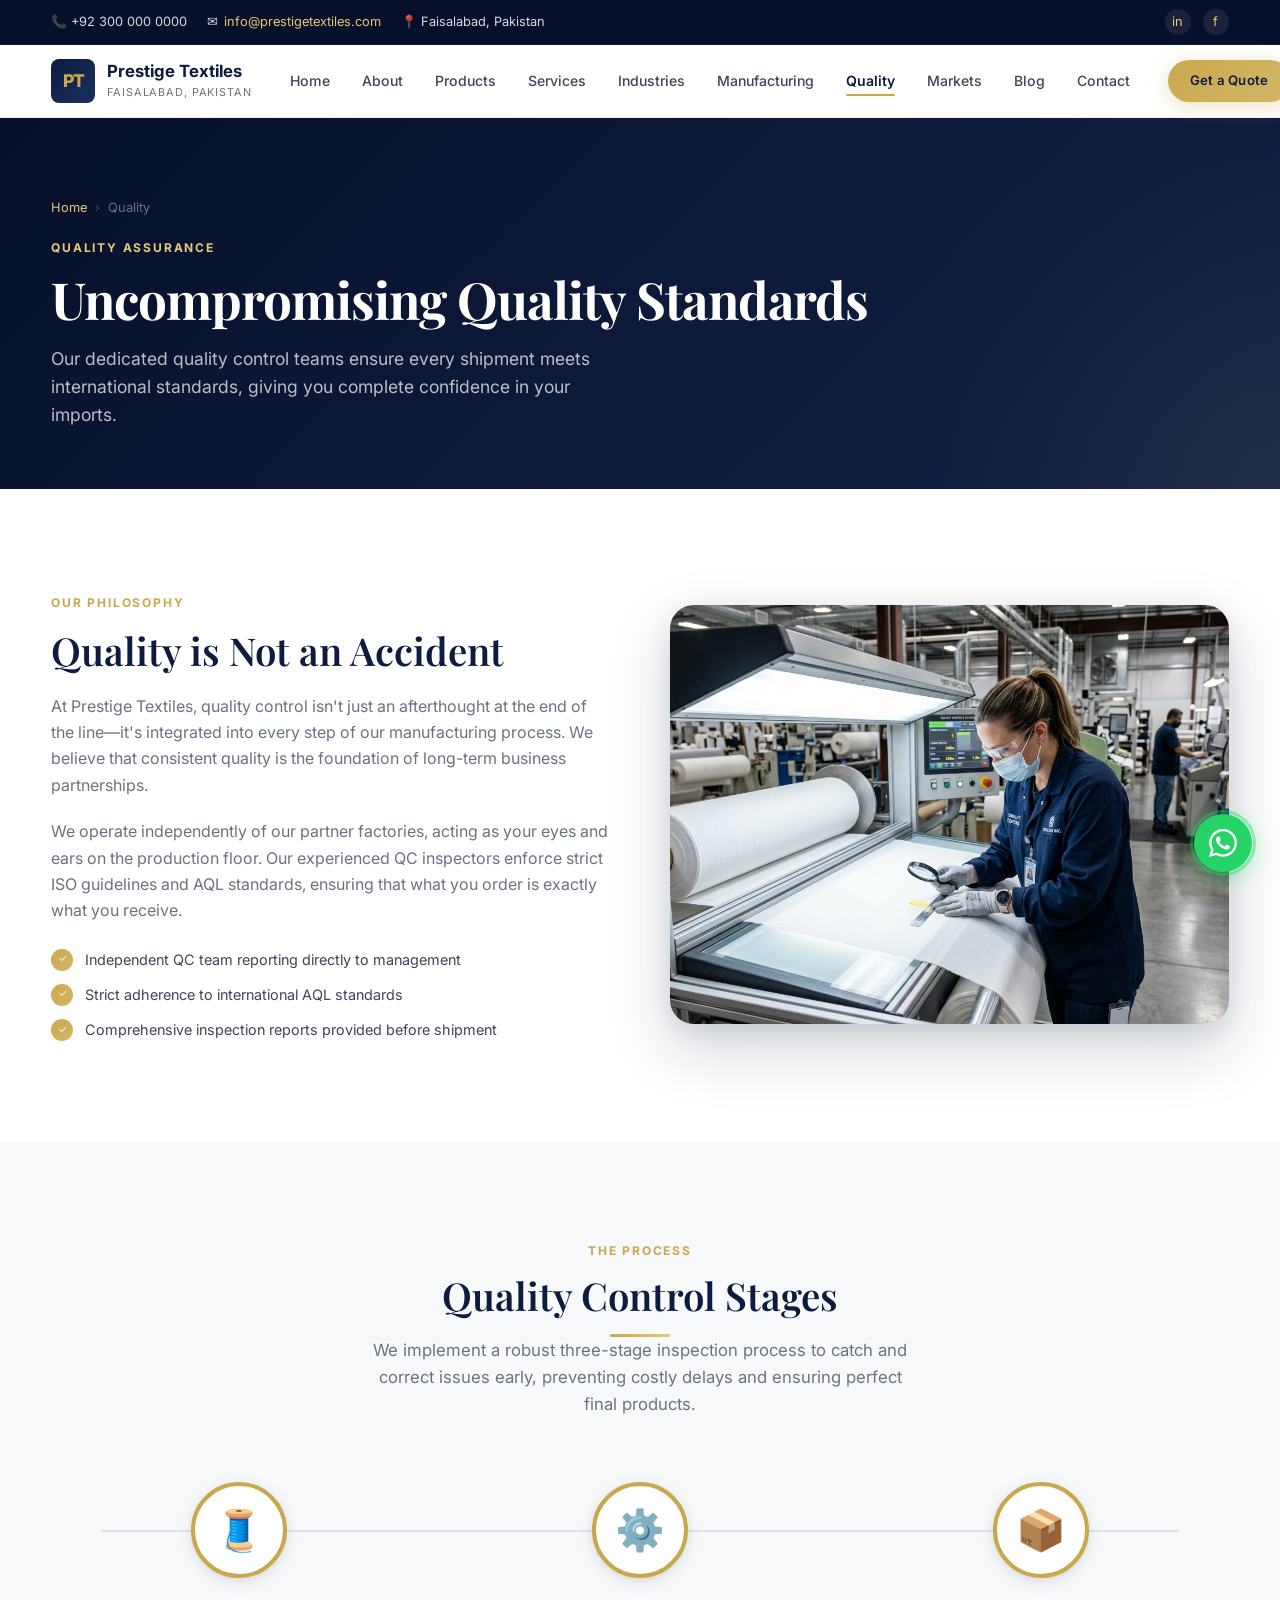
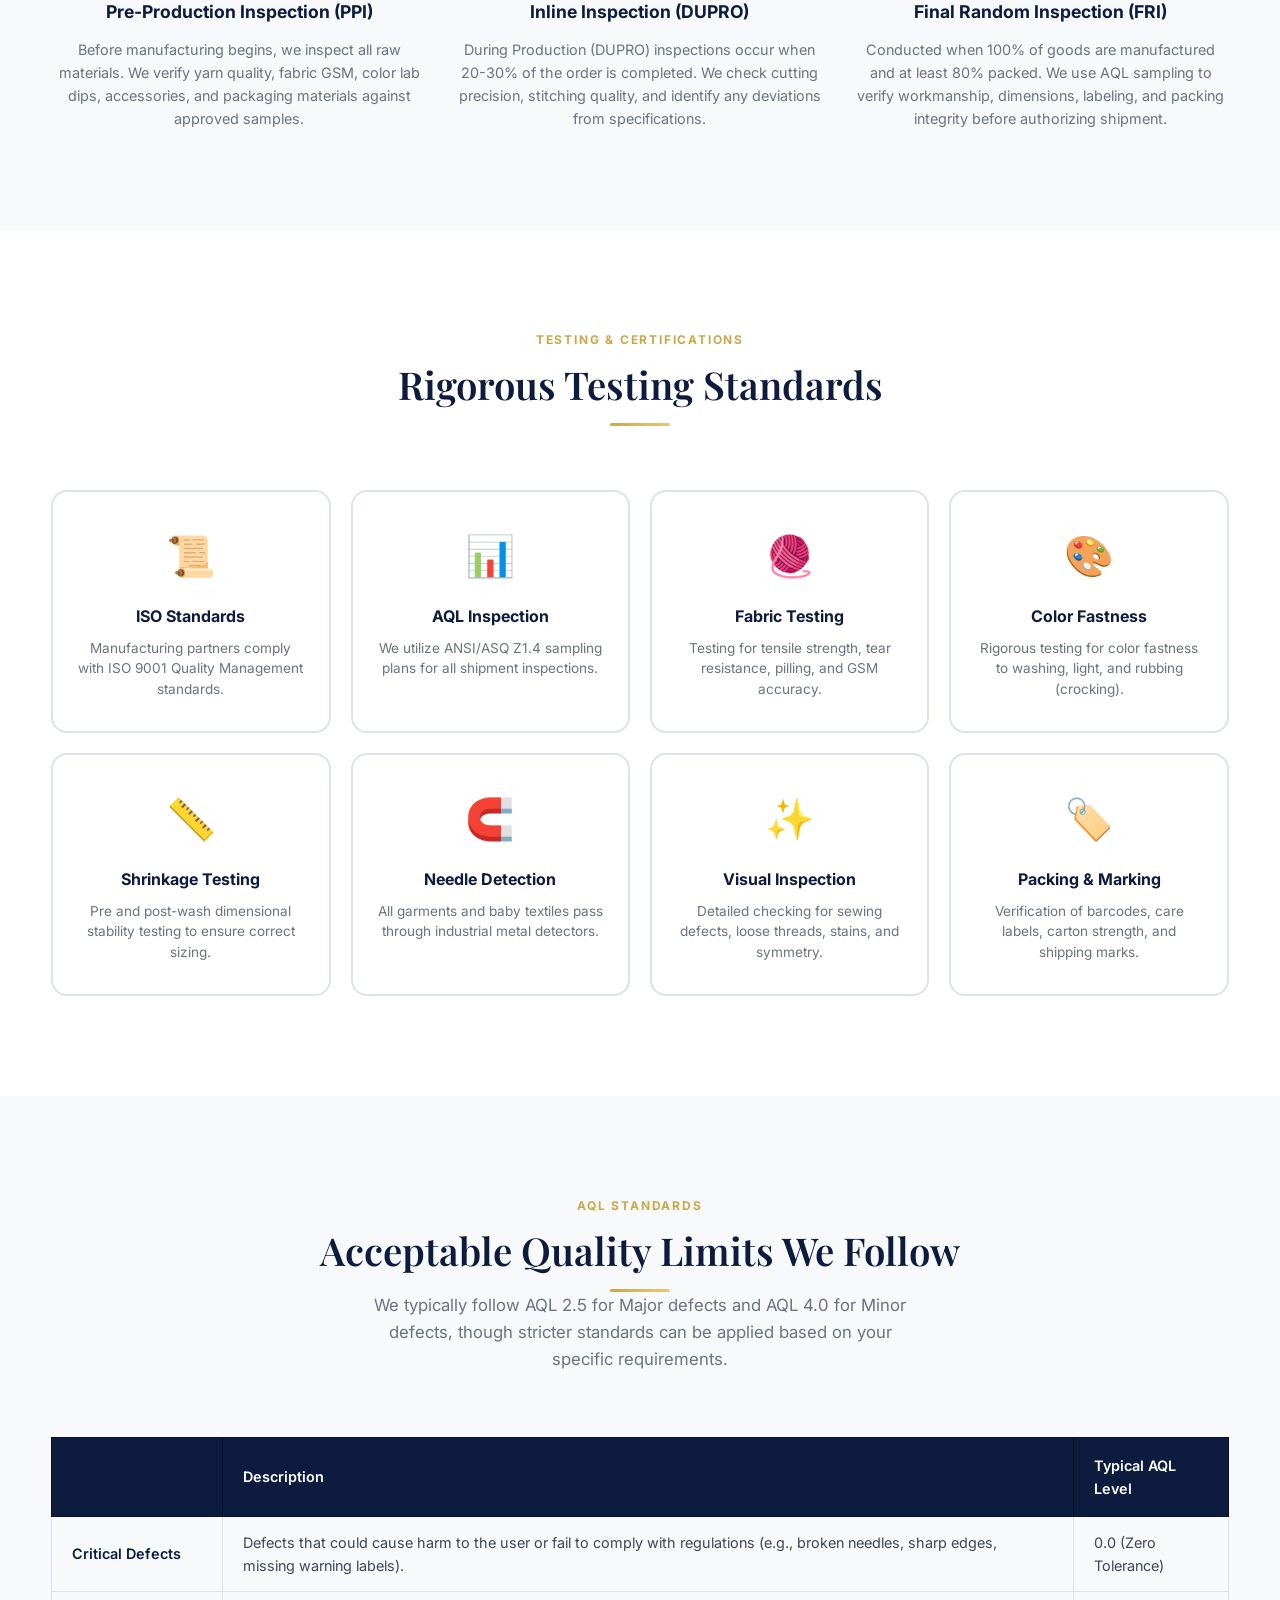
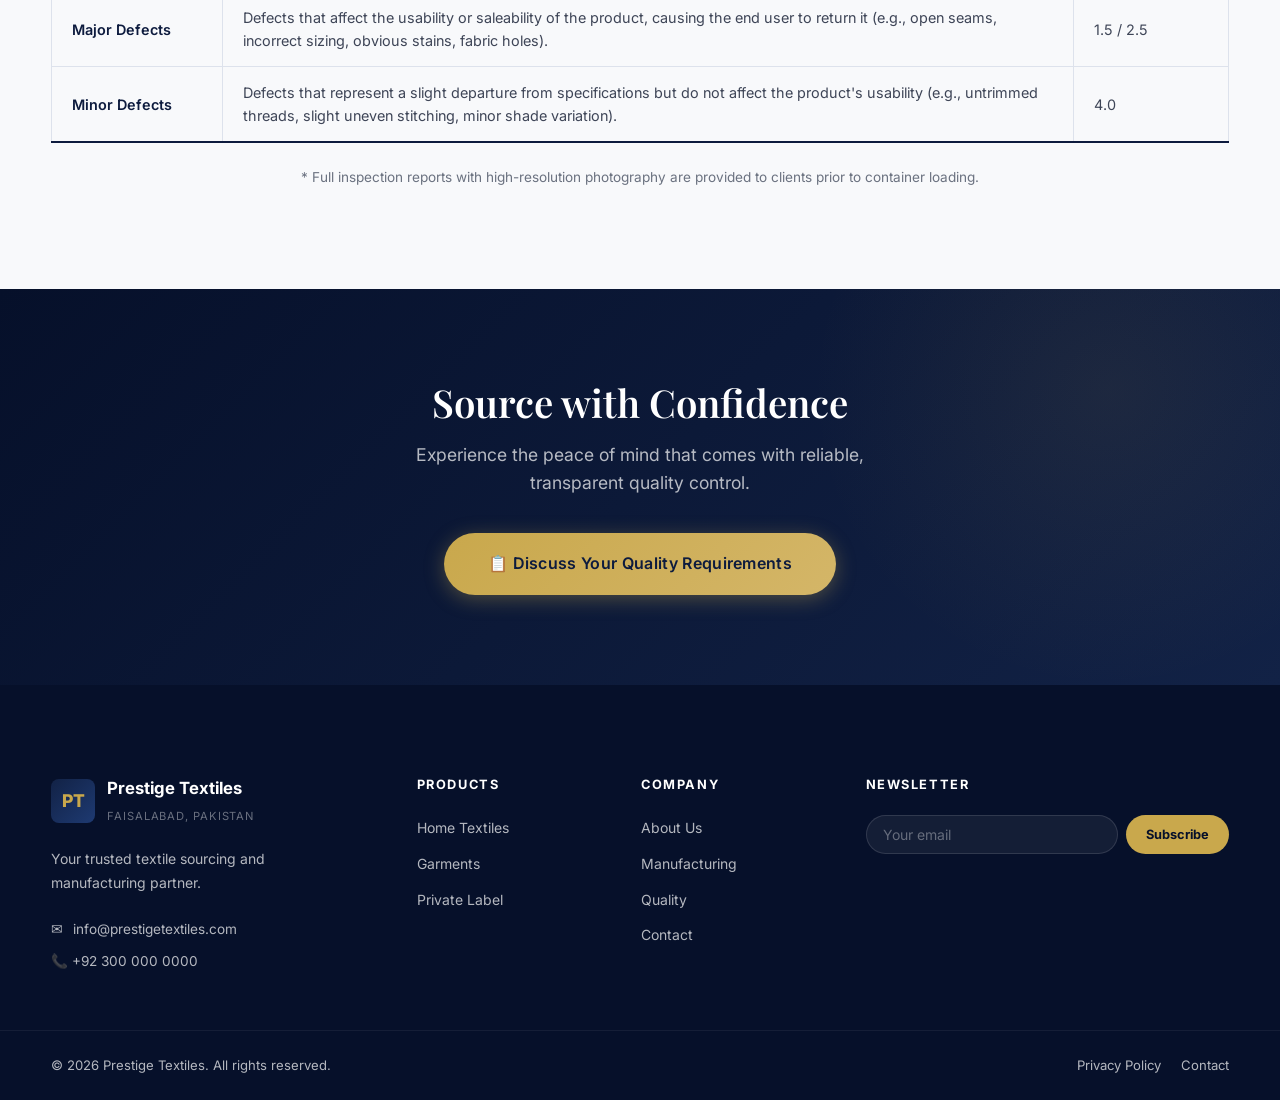
<file: quality.html>
<!DOCTYPE html>
<html lang="en">
<head>
  <meta charset="UTF-8">
  <meta name="viewport" content="width=device-width, initial-scale=1.0">
  <title>Quality Assurance | Prestige Textiles — ISO Compliant Inspection & Testing</title>
  <meta name="description" content="Prestige Textiles ensures uncompromising quality through ISO compliant AQL inspection, fabric testing, color fastness checks, and strict pre-shipment quality control.">
  <link rel="stylesheet" href="css/style.css">
  <style>
    .aql-table { width:100%; border-collapse:collapse; margin-top:24px; font-size:0.9rem; }
    .aql-table th { background:var(--navy-800); color:var(--white); padding:16px 20px; text-align:left; font-weight:600; border:1px solid var(--navy-900); }
    .aql-table td { padding:14px 20px; border-bottom:1px solid var(--grey-200); border-right:1px solid var(--grey-200); border-left:1px solid var(--grey-200); color:var(--text-mid); }
    .aql-table tr:hover td { background:var(--off-white); }
    .aql-table tr:last-child td { border-bottom:2px solid var(--navy-800); }
    .aql-table th:first-child, .aql-table td:first-child { font-weight:600; color:var(--navy-800); }
    
    .process-steps-grid { display:grid; grid-template-columns:repeat(3, 1fr); gap:24px; position:relative; }
    .process-steps-grid::before { content:''; position:absolute; top:48px; left:50px; right:50px; height:2px; background:var(--grey-200); z-index:1; }
    .process-step-card { position:relative; z-index:2; text-align:center; }
    .ps-icon { width:96px; height:96px; background:var(--white); border:4px solid var(--gold-500); border-radius:50%; margin:0 auto 20px; display:flex; align-items:center; justify-content:center; font-size:2.5rem; color:var(--navy-800); box-shadow:var(--shadow-md); }
    .process-step-card h3 { font-size:1.1rem; color:var(--navy-800); margin-bottom:12px; }
    .process-step-card p { font-size:0.9rem; color:var(--text-light); }
    
    @media (max-width: 768px) {
      .process-steps-grid { grid-template-columns:1fr; gap:40px; }
      .process-steps-grid::before { display:none; }
      .aql-table-wrap { overflow-x:auto; }
    }
  </style>
</head>
<body>

<div class="top-bar"><div class="container"><div class="top-bar-inner"><div class="top-bar-left"><div class="top-bar-item">📞 +92 300 000 0000</div><div class="top-bar-item">✉ <a href="mailto:info@prestigetextiles.com">info@prestigetextiles.com</a></div><div class="top-bar-item">📍 Faisalabad, Pakistan</div></div><div class="top-bar-right"><div class="top-bar-social"><a href="#">in</a><a href="#">f</a></div></div></div></div></div>
<nav class="navbar" id="navbar"><div class="container"><div class="navbar-inner"><a href="index.html" class="navbar-logo"><div class="navbar-logo-mark">PT</div><div class="navbar-logo-text"><span class="brand-name">Prestige Textiles</span><span class="brand-sub">Faisalabad, Pakistan</span></div></a><nav class="navbar-nav"><a href="index.html" class="nav-link">Home</a><a href="about.html" class="nav-link">About</a><a href="products.html" class="nav-link">Products</a><a href="services.html" class="nav-link">Services</a><a href="industries.html" class="nav-link">Industries</a><a href="manufacturing.html" class="nav-link">Manufacturing</a><a href="quality.html" class="nav-link active">Quality</a><a href="markets.html" class="nav-link">Markets</a><a href="blog.html" class="nav-link">Blog</a><a href="contact.html" class="nav-link">Contact</a></nav><div class="navbar-cta"><a href="contact.html" class="btn btn-primary btn-sm">Get a Quote</a><button class="hamburger" id="hamburger"><span></span><span></span><span></span></button></div></div></div></nav>
<div class="mobile-menu" id="mobile-menu"><a href="index.html" class="nav-link">Home</a><a href="about.html" class="nav-link">About</a><a href="quality.html" class="nav-link">Quality</a><a href="contact.html" class="nav-link">Contact</a><a href="contact.html" class="btn btn-primary" style="margin-top:24px;display:flex;justify-content:center;">Get a Quote</a></div>

<section class="page-hero"><div class="container"><div class="page-hero-content"><nav class="breadcrumb"><a href="index.html">Home</a><span>›</span><span style="color:rgba(255,255,255,0.8);">Quality</span></nav><span class="eyebrow">Quality Assurance</span><h1 class="display-lg">Uncompromising Quality Standards</h1><p>Our dedicated quality control teams ensure every shipment meets international standards, giving you complete confidence in your imports.</p></div></div></section>

<section class="section bg-white">
  <div class="container">
    <div style="display:grid; grid-template-columns:1fr 1fr; gap:60px; align-items:center;">
      <div class="reveal-left">
        <span class="eyebrow">Our Philosophy</span>
        <h2 class="display-md" style="margin:12px 0 20px;">Quality is Not an Accident</h2>
        <p class="body-md" style="color:var(--text-light); margin-bottom:20px;">At Prestige Textiles, quality control isn't just an afterthought at the end of the line—it's integrated into every step of our manufacturing process. We believe that consistent quality is the foundation of long-term business partnerships.</p>
        <p class="body-md" style="color:var(--text-light); margin-bottom:24px;">We operate independently of our partner factories, acting as your eyes and ears on the production floor. Our experienced QC inspectors enforce strict ISO guidelines and AQL standards, ensuring that what you order is exactly what you receive.</p>
        <div class="checklist">
          <div class="checklist-item"><div class="check-icon">✓</div>Independent QC team reporting directly to management</div>
          <div class="checklist-item"><div class="check-icon">✓</div>Strict adherence to international AQL standards</div>
          <div class="checklist-item"><div class="check-icon">✓</div>Comprehensive inspection reports provided before shipment</div>
        </div>
      </div>
      <div class="reveal-right">
        <div style="border-radius:var(--radius-xl); overflow:hidden; box-shadow:var(--shadow-xl); aspect-ratio:4/3; background:var(--grey-100);">
          <img src="images/quality_inspection.png" alt="Quality Inspection Process" style="width:100%; height:100%; object-fit:cover;" onerror="this.outerHTML='<div style=\'width:100%;height:100%;display:flex;align-items:center;justify-content:center;font-size:5rem;\'>🔍</div>'">
        </div>
      </div>
    </div>
  </div>
</section>

<section class="section bg-off-white">
  <div class="container">
    <div class="section-header reveal">
      <span class="eyebrow">The Process</span>
      <h2 class="display-md">Quality Control Stages</h2>
      <div class="section-divider"></div>
      <p>We implement a robust three-stage inspection process to catch and correct issues early, preventing costly delays and ensuring perfect final products.</p>
    </div>
    
    <div class="process-steps-grid">
      <div class="process-step-card reveal">
        <div class="ps-icon">🧵</div>
        <h3>Pre-Production Inspection (PPI)</h3>
        <p>Before manufacturing begins, we inspect all raw materials. We verify yarn quality, fabric GSM, color lab dips, accessories, and packaging materials against approved samples.</p>
      </div>
      <div class="process-step-card reveal reveal-delay-2">
        <div class="ps-icon">⚙️</div>
        <h3>Inline Inspection (DUPRO)</h3>
        <p>During Production (DUPRO) inspections occur when 20-30% of the order is completed. We check cutting precision, stitching quality, and identify any deviations from specifications.</p>
      </div>
      <div class="process-step-card reveal reveal-delay-4">
        <div class="ps-icon">📦</div>
        <h3>Final Random Inspection (FRI)</h3>
        <p>Conducted when 100% of goods are manufactured and at least 80% packed. We use AQL sampling to verify workmanship, dimensions, labeling, and packing integrity before authorizing shipment.</p>
      </div>
    </div>
  </div>
</section>

<section class="section bg-white">
  <div class="container">
    <div class="section-header reveal">
      <span class="eyebrow">Testing & Certifications</span>
      <h2 class="display-md">Rigorous Testing Standards</h2>
      <div class="section-divider"></div>
    </div>
    
    <div class="grid-4" style="gap:20px;">
      <div class="cert-card reveal"><div class="cert-icon">📜</div><h4>ISO Standards</h4><p>Manufacturing partners comply with ISO 9001 Quality Management standards.</p></div>
      <div class="cert-card reveal reveal-delay-1"><div class="cert-icon">📊</div><h4>AQL Inspection</h4><p>We utilize ANSI/ASQ Z1.4 sampling plans for all shipment inspections.</p></div>
      <div class="cert-card reveal reveal-delay-2"><div class="cert-icon">🧶</div><h4>Fabric Testing</h4><p>Testing for tensile strength, tear resistance, pilling, and GSM accuracy.</p></div>
      <div class="cert-card reveal reveal-delay-3"><div class="cert-icon">🎨</div><h4>Color Fastness</h4><p>Rigorous testing for color fastness to washing, light, and rubbing (crocking).</p></div>
      <div class="cert-card reveal"><div class="cert-icon">📏</div><h4>Shrinkage Testing</h4><p>Pre and post-wash dimensional stability testing to ensure correct sizing.</p></div>
      <div class="cert-card reveal reveal-delay-1"><div class="cert-icon">🧲</div><h4>Needle Detection</h4><p>All garments and baby textiles pass through industrial metal detectors.</p></div>
      <div class="cert-card reveal reveal-delay-2"><div class="cert-icon">✨</div><h4>Visual Inspection</h4><p>Detailed checking for sewing defects, loose threads, stains, and symmetry.</p></div>
      <div class="cert-card reveal reveal-delay-3"><div class="cert-icon">🏷️</div><h4>Packing & Marking</h4><p>Verification of barcodes, care labels, carton strength, and shipping marks.</p></div>
    </div>
  </div>
</section>

<section class="section bg-off-white">
  <div class="container">
    <div class="section-header reveal">
      <span class="eyebrow">AQL Standards</span>
      <h2 class="display-md">Acceptable Quality Limits We Follow</h2>
      <div class="section-divider"></div>
      <p>We typically follow AQL 2.5 for Major defects and AQL 4.0 for Minor defects, though stricter standards can be applied based on your specific requirements.</p>
    </div>
    
    <div class="aql-table-wrap reveal">
      <table class="aql-table">
        <thead>
          <tr>
            <th>Defect Classification</th>
            <th>Description</th>
            <th>Typical AQL Level</th>
          </tr>
        </thead>
        <tbody>
          <tr>
            <td>Critical Defects</td>
            <td>Defects that could cause harm to the user or fail to comply with regulations (e.g., broken needles, sharp edges, missing warning labels).</td>
            <td>0.0 (Zero Tolerance)</td>
          </tr>
          <tr>
            <td>Major Defects</td>
            <td>Defects that affect the usability or saleability of the product, causing the end user to return it (e.g., open seams, incorrect sizing, obvious stains, fabric holes).</td>
            <td>1.5 / 2.5</td>
          </tr>
          <tr>
            <td>Minor Defects</td>
            <td>Defects that represent a slight departure from specifications but do not affect the product's usability (e.g., untrimmed threads, slight uneven stitching, minor shade variation).</td>
            <td>4.0</td>
          </tr>
        </tbody>
      </table>
    </div>
    <div style="text-align:center; margin-top:24px;">
      <p style="font-size:0.85rem; color:var(--text-light);">* Full inspection reports with high-resolution photography are provided to clients prior to container loading.</p>
    </div>
  </div>
</section>

<section class="cta-banner"><div class="container"><div class="cta-banner-inner reveal"><h2 class="display-md">Source with Confidence</h2><p>Experience the peace of mind that comes with reliable, transparent quality control.</p><div class="btn-group"><a href="contact.html" class="btn btn-primary btn-lg">📋 Discuss Your Quality Requirements</a></div></div></div></section>

<footer class="footer"><div class="footer-main"><div class="container"><div class="footer-grid"><div class="footer-brand"><div class="footer-logo"><div class="footer-logo-mark">PT</div><div><span class="footer-brand-name">Prestige Textiles</span><span class="footer-brand-sub">Faisalabad, Pakistan</span></div></div><p>Your trusted textile sourcing and manufacturing partner.</p><div class="footer-contact-item">✉ <a href="mailto:info@prestigetextiles.com">info@prestigetextiles.com</a></div><div class="footer-contact-item">📞 +92 300 000 0000</div></div><div class="footer-col"><h5>Products</h5><ul><li><a href="products.html">Home Textiles</a></li><li><a href="products.html#garments">Garments</a></li><li><a href="products.html#private-label">Private Label</a></li></ul></div><div class="footer-col"><h5>Company</h5><ul><li><a href="about.html">About Us</a></li><li><a href="manufacturing.html">Manufacturing</a></li><li><a href="quality.html">Quality</a></li><li><a href="contact.html">Contact</a></li></ul></div><div class="footer-col"><h5>Newsletter</h5><form class="newsletter-form" onsubmit="return false;"><input type="email" placeholder="Your email" required><button type="submit">Subscribe</button></form></div></div></div></div><div class="footer-bottom"><div class="container"><div class="footer-bottom-inner"><p>© 2026 Prestige Textiles. All rights reserved.</p><div class="footer-bottom-links"><a href="#">Privacy Policy</a><a href="contact.html">Contact</a></div></div></div></div></footer>
<a href="https://wa.me/923000000000" class="whatsapp-float" target="_blank"><div class="whatsapp-pulse"></div><svg xmlns="http://www.w3.org/2000/svg" viewBox="0 0 24 24" fill="currentColor"><path d="M17.472 14.382c-.297-.149-1.758-.867-2.03-.967-.273-.099-.471-.148-.67.15-.197.297-.767.966-.94 1.164-.173.199-.347.223-.644.075-.297-.15-1.255-.463-2.39-1.475-.883-.788-1.48-1.761-1.653-2.059-.173-.297-.018-.458.13-.606.134-.133.298-.347.446-.52.149-.174.198-.298.298-.497.099-.198.05-.371-.025-.52-.075-.149-.669-1.612-.916-2.207-.242-.579-.487-.5-.669-.51-.173-.008-.371-.01-.57-.01-.198 0-.52.074-.792.372-.272.297-1.04 1.016-1.04 2.479 0 1.462 1.065 2.875 1.213 3.074.149.198 2.096 3.2 5.077 4.487.709.306 1.262.489 1.694.625.712.227 1.36.195 1.871.118.571-.085 1.758-.719 2.006-1.413.248-.694.248-1.289.173-1.413-.074-.124-.272-.198-.57-.347m-5.421 7.403h-.004a9.87 9.87 0 01-5.031-1.378l-.361-.214-3.741.982.998-3.648-.235-.374a9.86 9.86 0 01-1.51-5.26c.001-5.45 4.436-9.884 9.888-9.884 2.64 0 5.122 1.03 6.988 2.898a9.825 9.825 0 012.893 6.994c-.003 5.45-4.437 9.884-9.885 9.884m8.413-18.297A11.815 11.815 0 0012.05 0C5.495 0 .16 5.335.157 11.892c0 2.096.547 4.142 1.588 5.945L.057 24l6.305-1.654a11.882 11.882 0 005.683 1.448h.005c6.554 0 11.89-5.335 11.893-11.893a11.821 11.821 0 00-3.48-8.413z"/></svg></a>
<button class="back-to-top" aria-label="Back to top"><svg xmlns="http://www.w3.org/2000/svg" fill="none" viewBox="0 0 24 24" stroke="currentColor" width="20" height="20"><path stroke-linecap="round" stroke-linejoin="round" stroke-width="2" d="M5 10l7-7m0 0l7 7m-7-7v18"/></svg></button>
<script src="js/main.js"></script>
</body>
</html>
</file>
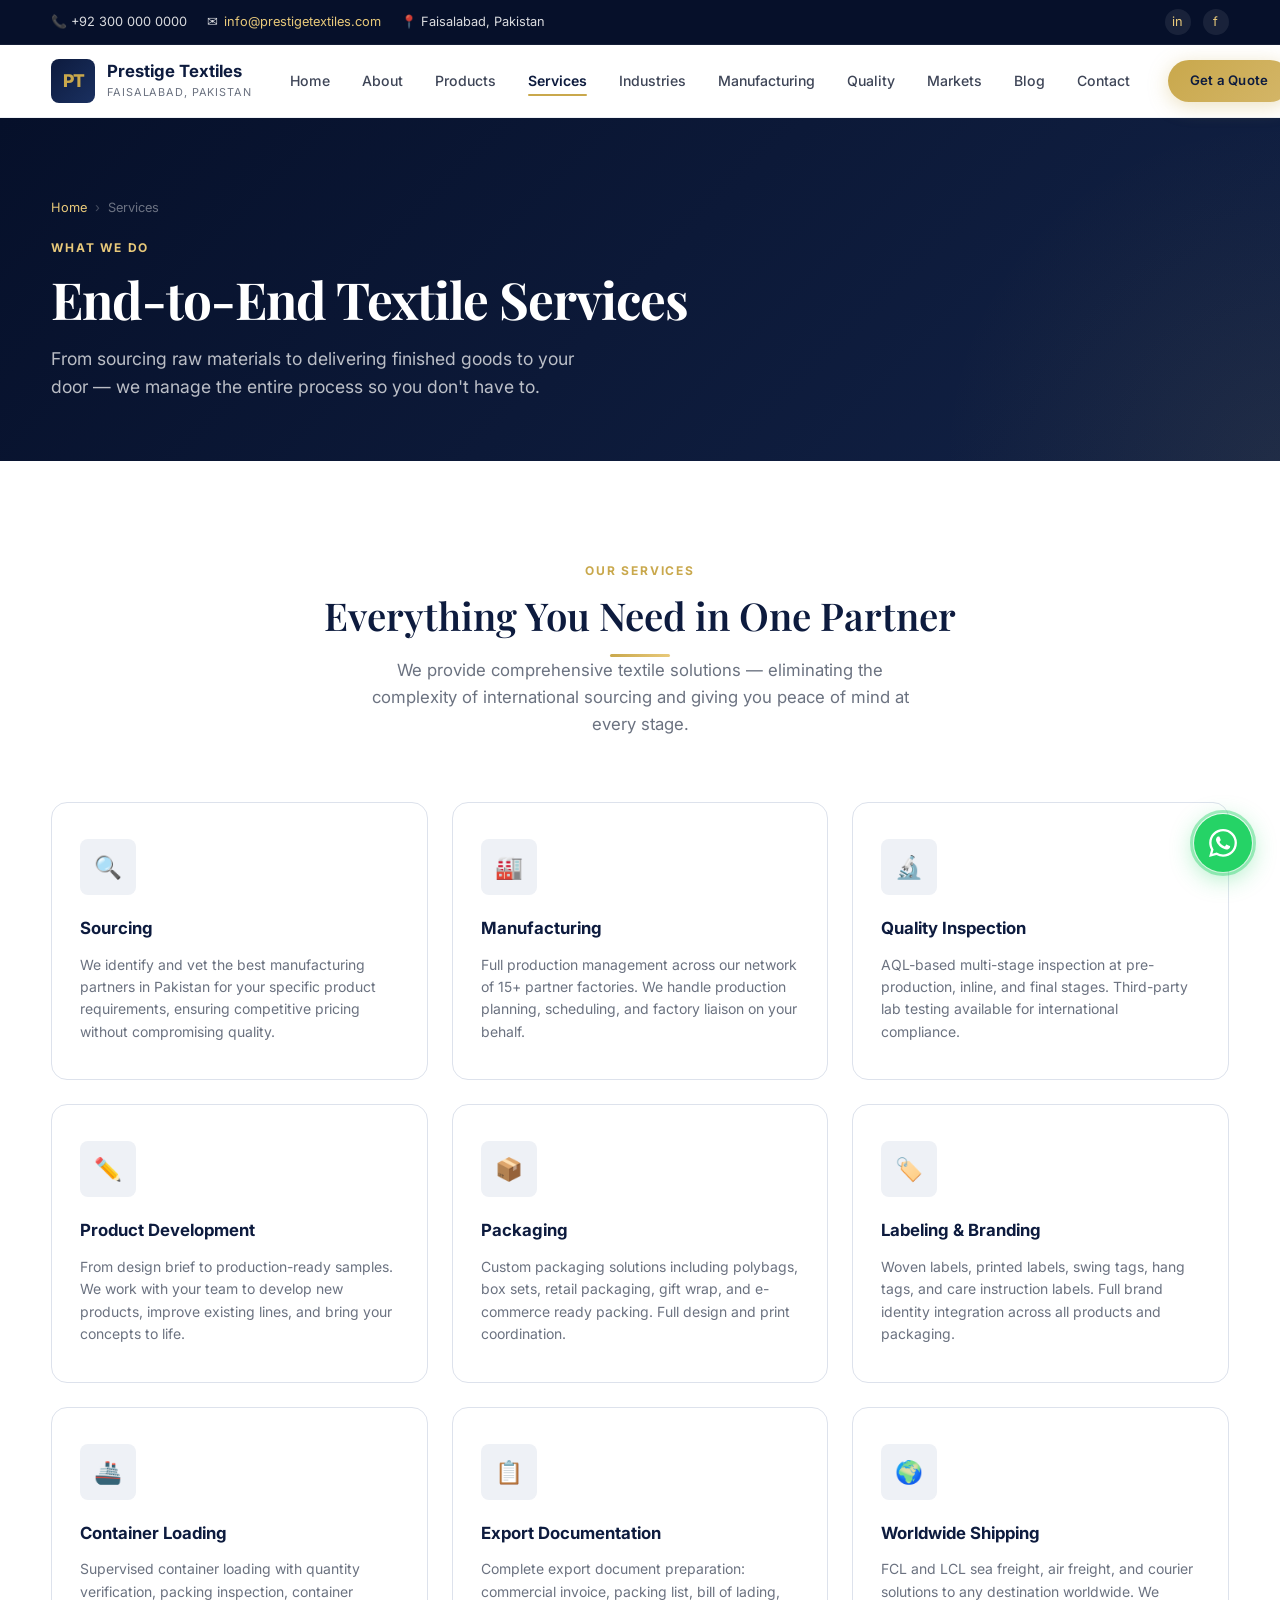
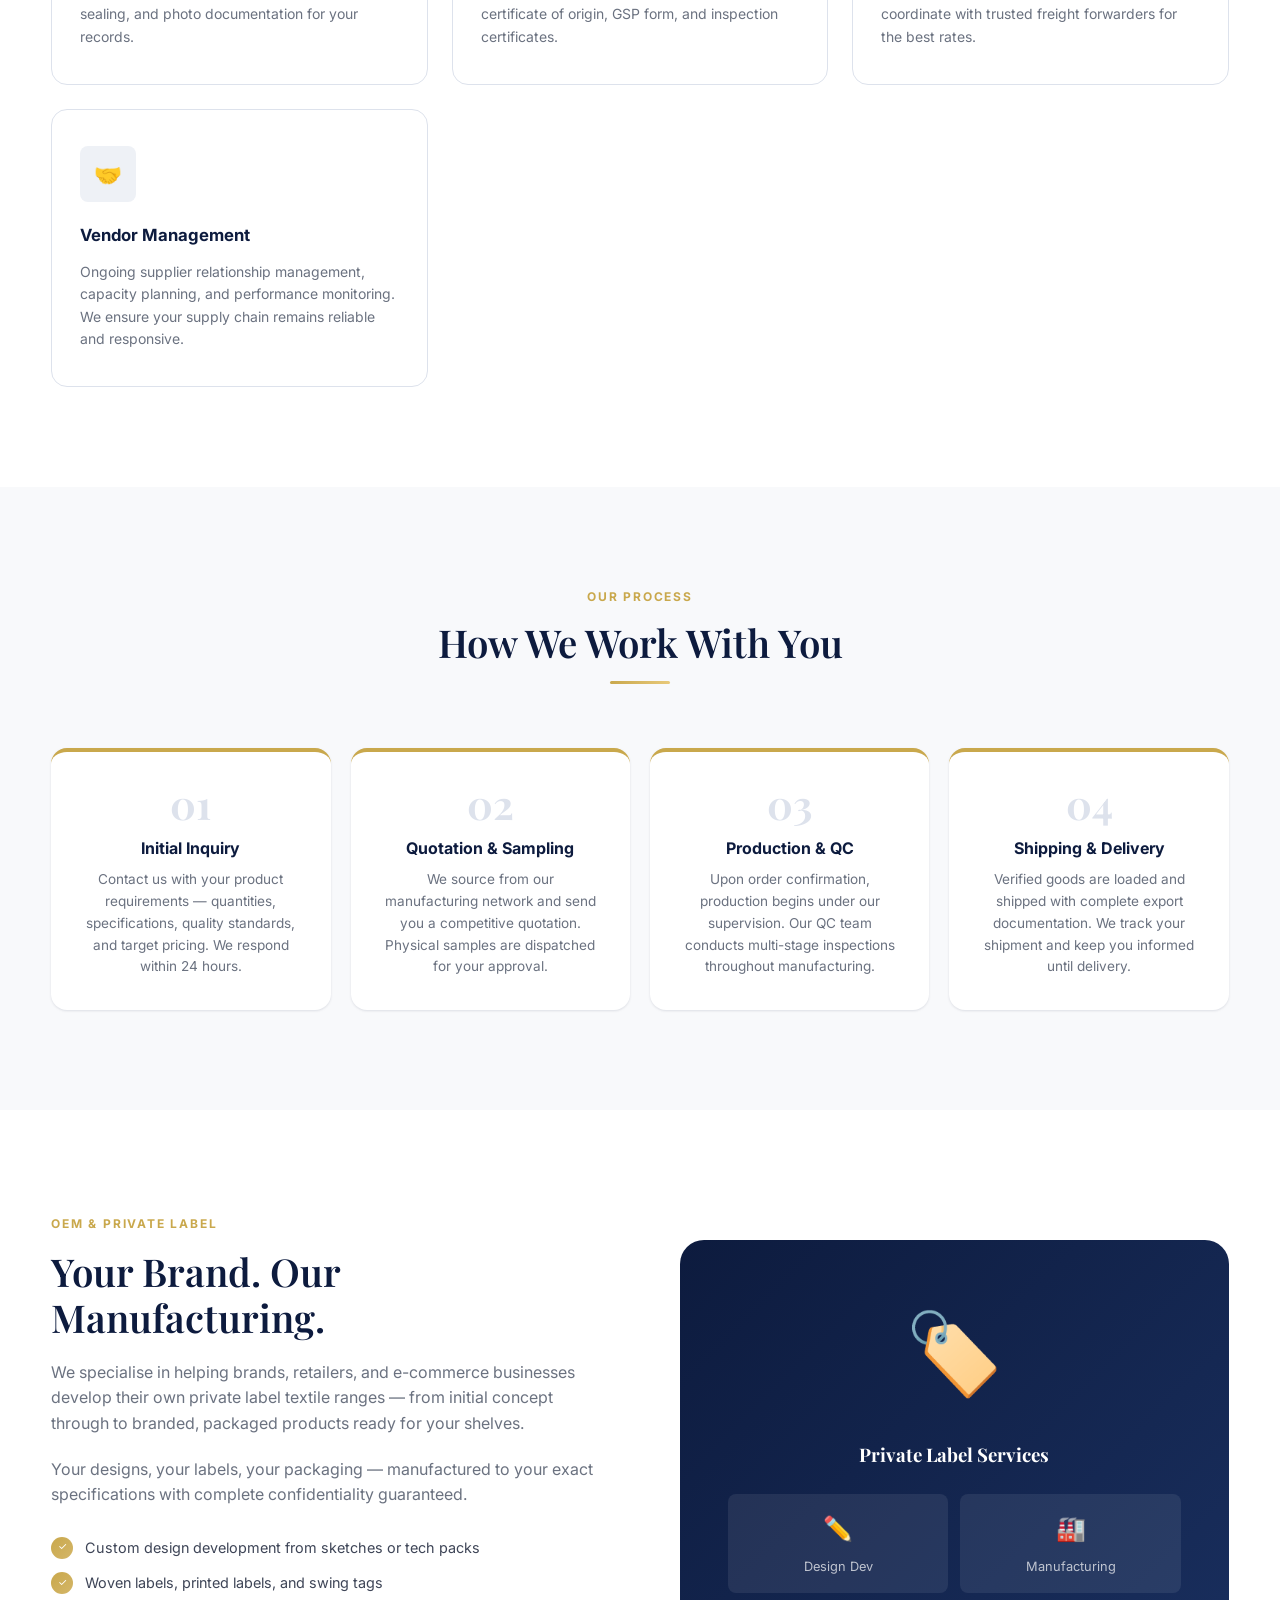
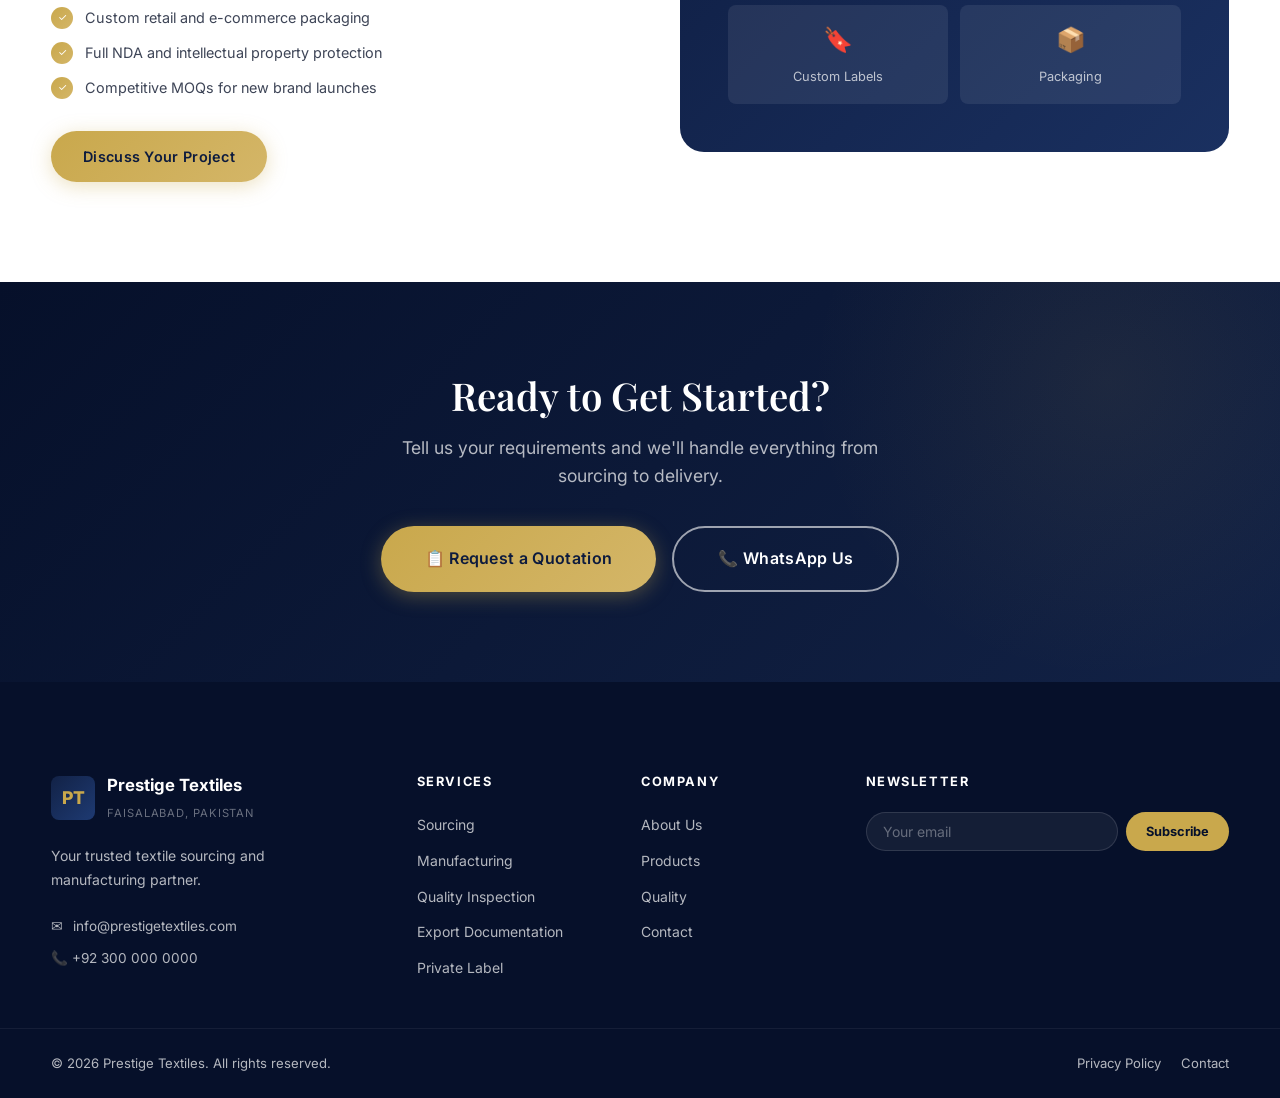
<file: services.html>
<!DOCTYPE html>
<html lang="en">
<head>
  <meta charset="UTF-8">
  <meta name="viewport" content="width=device-width, initial-scale=1.0">
  <title>Our Services | Prestige Textiles — End-to-End Textile Sourcing & Export Solutions</title>
  <meta name="description" content="Prestige Textiles offers complete textile services: sourcing, manufacturing, quality inspection, product development, packaging, export documentation, and worldwide shipping from Pakistan.">
  <link rel="stylesheet" href="css/style.css">
  <style>
    .service-full-card { background:var(--white); border-radius:var(--radius-xl); padding:48px 40px; box-shadow:var(--shadow-md); border:1px solid var(--grey-100); display:grid; grid-template-columns:1fr 1fr; gap:40px; align-items:center; margin-bottom:32px; transition:all var(--transition-base); }
    .service-full-card:hover { box-shadow:var(--shadow-xl); }
    .service-full-card.reverse { direction:rtl; }
    .service-full-card.reverse > * { direction:ltr; }
    .service-full-icon-big { width:100px; height:100px; background:linear-gradient(135deg,var(--navy-800),var(--navy-600)); border-radius:var(--radius-xl); display:flex; align-items:center; justify-content:center; font-size:2.8rem; margin-bottom:24px; box-shadow:var(--shadow-gold); }
    .service-full-card h3 { font-size:1.4rem; font-weight:700; color:var(--navy-800); margin-bottom:14px; }
    .service-full-card p { color:var(--text-light); line-height:1.7; margin-bottom:16px; }
    .service-visual { background:var(--grey-100); border-radius:var(--radius-lg); aspect-ratio:4/3; display:flex; align-items:center; justify-content:center; font-size:6rem; }
    .process-card { background:var(--white); border-radius:var(--radius-lg); padding:32px 28px; box-shadow:var(--shadow-sm); border-top:4px solid var(--gold-500); text-align:center; }
    .process-num { font-family:var(--font-serif); font-size:2.5rem; font-weight:700; color:var(--grey-200); line-height:1; margin-bottom:12px; }
    .process-card h4 { font-size:1rem; font-weight:700; color:var(--navy-800); margin-bottom:8px; }
    .process-card p { font-size:0.85rem; color:var(--text-light); line-height:1.6; }
  </style>
</head>
<body>

<div class="top-bar"><div class="container"><div class="top-bar-inner"><div class="top-bar-left"><div class="top-bar-item">📞 +92 300 000 0000</div><div class="top-bar-item">✉ <a href="mailto:info@prestigetextiles.com">info@prestigetextiles.com</a></div><div class="top-bar-item">📍 Faisalabad, Pakistan</div></div><div class="top-bar-right"><div class="top-bar-social"><a href="#">in</a><a href="#">f</a></div></div></div></div></div>

<nav class="navbar" id="navbar"><div class="container"><div class="navbar-inner"><a href="index.html" class="navbar-logo"><div class="navbar-logo-mark">PT</div><div class="navbar-logo-text"><span class="brand-name">Prestige Textiles</span><span class="brand-sub">Faisalabad, Pakistan</span></div></a><nav class="navbar-nav"><a href="index.html" class="nav-link">Home</a><a href="about.html" class="nav-link">About</a><a href="products.html" class="nav-link">Products</a><a href="services.html" class="nav-link active">Services</a><a href="industries.html" class="nav-link">Industries</a><a href="manufacturing.html" class="nav-link">Manufacturing</a><a href="quality.html" class="nav-link">Quality</a><a href="markets.html" class="nav-link">Markets</a><a href="blog.html" class="nav-link">Blog</a><a href="contact.html" class="nav-link">Contact</a></nav><div class="navbar-cta"><a href="contact.html" class="btn btn-primary btn-sm">Get a Quote</a><button class="hamburger" id="hamburger"><span></span><span></span><span></span></button></div></div></div></nav>
<div class="mobile-menu" id="mobile-menu"><a href="index.html" class="nav-link">Home</a><a href="about.html" class="nav-link">About</a><a href="products.html" class="nav-link">Products</a><a href="services.html" class="nav-link">Services</a><a href="industries.html" class="nav-link">Industries</a><a href="contact.html" class="nav-link">Contact</a><a href="contact.html" class="btn btn-primary" style="margin-top:24px;display:flex;justify-content:center;">Get a Quote</a></div>

<section class="page-hero">
  <div class="container">
    <div class="page-hero-content">
      <nav class="breadcrumb"><a href="index.html">Home</a><span>›</span><span style="color:rgba(255,255,255,0.8);">Services</span></nav>
      <span class="eyebrow">What We Do</span>
      <h1 class="display-lg">End-to-End Textile Services</h1>
      <p>From sourcing raw materials to delivering finished goods to your door — we manage the entire process so you don't have to.</p>
    </div>
  </div>
</section>

<!-- Services Overview -->
<section class="section bg-white">
  <div class="container">
    <div class="section-header reveal">
      <span class="eyebrow">Our Services</span>
      <h2 class="display-md">Everything You Need in One Partner</h2>
      <div class="section-divider"></div>
      <p>We provide comprehensive textile solutions — eliminating the complexity of international sourcing and giving you peace of mind at every stage.</p>
    </div>
    <div class="grid-3" style="gap:24px;">
      <div class="service-card reveal">
        <div class="service-icon">🔍</div>
        <h3>Sourcing</h3>
        <p>We identify and vet the best manufacturing partners in Pakistan for your specific product requirements, ensuring competitive pricing without compromising quality.</p>
      </div>
      <div class="service-card reveal reveal-delay-1">
        <div class="service-icon">🏭</div>
        <h3>Manufacturing</h3>
        <p>Full production management across our network of 15+ partner factories. We handle production planning, scheduling, and factory liaison on your behalf.</p>
      </div>
      <div class="service-card reveal reveal-delay-2">
        <div class="service-icon">🔬</div>
        <h3>Quality Inspection</h3>
        <p>AQL-based multi-stage inspection at pre-production, inline, and final stages. Third-party lab testing available for international compliance.</p>
      </div>
      <div class="service-card reveal reveal-delay-3">
        <div class="service-icon">✏️</div>
        <h3>Product Development</h3>
        <p>From design brief to production-ready samples. We work with your team to develop new products, improve existing lines, and bring your concepts to life.</p>
      </div>
      <div class="service-card reveal reveal-delay-4">
        <div class="service-icon">📦</div>
        <h3>Packaging</h3>
        <p>Custom packaging solutions including polybags, box sets, retail packaging, gift wrap, and e-commerce ready packing. Full design and print coordination.</p>
      </div>
      <div class="service-card reveal reveal-delay-5">
        <div class="service-icon">🏷️</div>
        <h3>Labeling & Branding</h3>
        <p>Woven labels, printed labels, swing tags, hang tags, and care instruction labels. Full brand identity integration across all products and packaging.</p>
      </div>
      <div class="service-card reveal">
        <div class="service-icon">🚢</div>
        <h3>Container Loading</h3>
        <p>Supervised container loading with quantity verification, packing inspection, container sealing, and photo documentation for your records.</p>
      </div>
      <div class="service-card reveal reveal-delay-1">
        <div class="service-icon">📋</div>
        <h3>Export Documentation</h3>
        <p>Complete export document preparation: commercial invoice, packing list, bill of lading, certificate of origin, GSP form, and inspection certificates.</p>
      </div>
      <div class="service-card reveal reveal-delay-2">
        <div class="service-icon">🌍</div>
        <h3>Worldwide Shipping</h3>
        <p>FCL and LCL sea freight, air freight, and courier solutions to any destination worldwide. We coordinate with trusted freight forwarders for the best rates.</p>
      </div>
      <div class="service-card reveal reveal-delay-3">
        <div class="service-icon">🤝</div>
        <h3>Vendor Management</h3>
        <p>Ongoing supplier relationship management, capacity planning, and performance monitoring. We ensure your supply chain remains reliable and responsive.</p>
      </div>
    </div>
  </div>
</section>

<!-- How It Works -->
<section class="section bg-off-white">
  <div class="container">
    <div class="section-header reveal">
      <span class="eyebrow">Our Process</span>
      <h2 class="display-md">How We Work With You</h2>
      <div class="section-divider"></div>
    </div>
    <div class="grid-4" style="gap:20px;">
      <div class="process-card reveal">
        <div class="process-num">01</div>
        <h4>Initial Inquiry</h4>
        <p>Contact us with your product requirements — quantities, specifications, quality standards, and target pricing. We respond within 24 hours.</p>
      </div>
      <div class="process-card reveal reveal-delay-1">
        <div class="process-num">02</div>
        <h4>Quotation & Sampling</h4>
        <p>We source from our manufacturing network and send you a competitive quotation. Physical samples are dispatched for your approval.</p>
      </div>
      <div class="process-card reveal reveal-delay-2">
        <div class="process-num">03</div>
        <h4>Production & QC</h4>
        <p>Upon order confirmation, production begins under our supervision. Our QC team conducts multi-stage inspections throughout manufacturing.</p>
      </div>
      <div class="process-card reveal reveal-delay-3">
        <div class="process-num">04</div>
        <h4>Shipping & Delivery</h4>
        <p>Verified goods are loaded and shipped with complete export documentation. We track your shipment and keep you informed until delivery.</p>
      </div>
    </div>
  </div>
</section>

<!-- OEM / Private Label Feature -->
<section class="section bg-white">
  <div class="container">
    <div style="display:grid; grid-template-columns:1fr 1fr; gap:80px; align-items:center;">
      <div class="reveal-left">
        <span class="eyebrow">OEM & Private Label</span>
        <h2 class="display-md" style="margin:12px 0 20px;">Your Brand. Our Manufacturing.</h2>
        <p style="color:var(--text-light); margin-bottom:20px;">We specialise in helping brands, retailers, and e-commerce businesses develop their own private label textile ranges — from initial concept through to branded, packaged products ready for your shelves.</p>
        <p style="color:var(--text-light); margin-bottom:28px;">Your designs, your labels, your packaging — manufactured to your exact specifications with complete confidentiality guaranteed.</p>
        <div class="checklist">
          <div class="checklist-item"><div class="check-icon">✓</div>Custom design development from sketches or tech packs</div>
          <div class="checklist-item"><div class="check-icon">✓</div>Woven labels, printed labels, and swing tags</div>
          <div class="checklist-item"><div class="check-icon">✓</div>Custom retail and e-commerce packaging</div>
          <div class="checklist-item"><div class="check-icon">✓</div>Full NDA and intellectual property protection</div>
          <div class="checklist-item"><div class="check-icon">✓</div>Competitive MOQs for new brand launches</div>
        </div>
        <div style="margin-top:32px;">
          <a href="contact.html" class="btn btn-primary">Discuss Your Project</a>
        </div>
      </div>
      <div class="reveal-right">
        <div style="background:linear-gradient(135deg,var(--navy-800),var(--navy-600)); border-radius:var(--radius-xl); padding:48px; text-align:center; color:var(--white);">
          <div style="font-size:5rem; margin-bottom:24px;">🏷️</div>
          <h3 style="color:var(--white); margin-bottom:16px; font-family:var(--font-serif);">Private Label Services</h3>
          <div style="display:grid; grid-template-columns:1fr 1fr; gap:12px; margin-top:24px;">
            <div style="background:rgba(255,255,255,0.08); border-radius:var(--radius-md); padding:16px; text-align:center;"><div style="font-size:1.5rem; margin-bottom:8px;">✏️</div><div style="font-size:0.8rem; color:rgba(255,255,255,0.7);">Design Dev</div></div>
            <div style="background:rgba(255,255,255,0.08); border-radius:var(--radius-md); padding:16px; text-align:center;"><div style="font-size:1.5rem; margin-bottom:8px;">🏭</div><div style="font-size:0.8rem; color:rgba(255,255,255,0.7);">Manufacturing</div></div>
            <div style="background:rgba(255,255,255,0.08); border-radius:var(--radius-md); padding:16px; text-align:center;"><div style="font-size:1.5rem; margin-bottom:8px;">🔖</div><div style="font-size:0.8rem; color:rgba(255,255,255,0.7);">Custom Labels</div></div>
            <div style="background:rgba(255,255,255,0.08); border-radius:var(--radius-md); padding:16px; text-align:center;"><div style="font-size:1.5rem; margin-bottom:8px;">📦</div><div style="font-size:0.8rem; color:rgba(255,255,255,0.7);">Packaging</div></div>
          </div>
        </div>
      </div>
    </div>
  </div>
</section>

<section class="cta-banner"><div class="container"><div class="cta-banner-inner reveal"><h2 class="display-md">Ready to Get Started?</h2><p>Tell us your requirements and we'll handle everything from sourcing to delivery.</p><div class="btn-group"><a href="contact.html" class="btn btn-primary btn-lg">📋 Request a Quotation</a><a href="https://wa.me/923000000000" class="btn btn-outline btn-lg" target="_blank">📞 WhatsApp Us</a></div></div></div></section>

<footer class="footer"><div class="footer-main"><div class="container"><div class="footer-grid"><div class="footer-brand"><div class="footer-logo"><div class="footer-logo-mark">PT</div><div><span class="footer-brand-name">Prestige Textiles</span><span class="footer-brand-sub">Faisalabad, Pakistan</span></div></div><p>Your trusted textile sourcing and manufacturing partner.</p><div class="footer-contact-item">✉ <a href="mailto:info@prestigetextiles.com">info@prestigetextiles.com</a></div><div class="footer-contact-item">📞 +92 300 000 0000</div></div><div class="footer-col"><h5>Services</h5><ul><li><a href="#">Sourcing</a></li><li><a href="#">Manufacturing</a></li><li><a href="#">Quality Inspection</a></li><li><a href="#">Export Documentation</a></li><li><a href="#">Private Label</a></li></ul></div><div class="footer-col"><h5>Company</h5><ul><li><a href="about.html">About Us</a></li><li><a href="products.html">Products</a></li><li><a href="quality.html">Quality</a></li><li><a href="contact.html">Contact</a></li></ul></div><div class="footer-col"><h5>Newsletter</h5><form class="newsletter-form" onsubmit="return false;"><input type="email" placeholder="Your email" required><button type="submit">Subscribe</button></form></div></div></div></div><div class="footer-bottom"><div class="container"><div class="footer-bottom-inner"><p>© 2026 Prestige Textiles. All rights reserved.</p><div class="footer-bottom-links"><a href="#">Privacy Policy</a><a href="contact.html">Contact</a></div></div></div></div></footer>

<a href="https://wa.me/923000000000" class="whatsapp-float" target="_blank" rel="noopener" aria-label="WhatsApp"><div class="whatsapp-pulse"></div><svg xmlns="http://www.w3.org/2000/svg" viewBox="0 0 24 24" fill="currentColor"><path d="M17.472 14.382c-.297-.149-1.758-.867-2.03-.967-.273-.099-.471-.148-.67.15-.197.297-.767.966-.94 1.164-.173.199-.347.223-.644.075-.297-.15-1.255-.463-2.39-1.475-.883-.788-1.48-1.761-1.653-2.059-.173-.297-.018-.458.13-.606.134-.133.298-.347.446-.52.149-.174.198-.298.298-.497.099-.198.05-.371-.025-.52-.075-.149-.669-1.612-.916-2.207-.242-.579-.487-.5-.669-.51-.173-.008-.371-.01-.57-.01-.198 0-.52.074-.792.372-.272.297-1.04 1.016-1.04 2.479 0 1.462 1.065 2.875 1.213 3.074.149.198 2.096 3.2 5.077 4.487.709.306 1.262.489 1.694.625.712.227 1.36.195 1.871.118.571-.085 1.758-.719 2.006-1.413.248-.694.248-1.289.173-1.413-.074-.124-.272-.198-.57-.347m-5.421 7.403h-.004a9.87 9.87 0 01-5.031-1.378l-.361-.214-3.741.982.998-3.648-.235-.374a9.86 9.86 0 01-1.51-5.26c.001-5.45 4.436-9.884 9.888-9.884 2.64 0 5.122 1.03 6.988 2.898a9.825 9.825 0 012.893 6.994c-.003 5.45-4.437 9.884-9.885 9.884m8.413-18.297A11.815 11.815 0 0012.05 0C5.495 0 .16 5.335.157 11.892c0 2.096.547 4.142 1.588 5.945L.057 24l6.305-1.654a11.882 11.882 0 005.683 1.448h.005c6.554 0 11.89-5.335 11.893-11.893a11.821 11.821 0 00-3.48-8.413z"/></svg></a>
<button class="back-to-top" aria-label="Back to top"><svg xmlns="http://www.w3.org/2000/svg" fill="none" viewBox="0 0 24 24" stroke="currentColor" width="20" height="20"><path stroke-linecap="round" stroke-linejoin="round" stroke-width="2" d="M5 10l7-7m0 0l7 7m-7-7v18"/></svg></button>
<script src="js/main.js"></script>
</body>
</html>
</file>
<file: css/style.css>
/* ============================================================
   PRESTIGE TEXTILES — Global Design System
   Delivering Quality. Building Trust.
   ============================================================ */

@import url('https://fonts.googleapis.com/css2?family=Inter:wght@300;400;500;600;700;800&family=Playfair+Display:ital,wght@0,400;0,600;0,700;1,400;1,600&display=swap');

/* ─── CSS Custom Properties ─── */
:root {
  --navy-900: #06102a;
  --navy-800: #0D1B3E;
  --navy-700: #122246;
  --navy-600: #1A3060;
  --navy-500: #1e3a72;
  --navy-400: #2d5096;
  --gold-600: #a6872e;
  --gold-500: #C9A84C;
  --gold-400: #d4b668;
  --gold-300: #E8C97A;
  --gold-100: #fdf6e3;
  --white: #ffffff;
  --off-white: #F8F9FB;
  --grey-100: #EEF1F6;
  --grey-200: #DDE2EC;
  --grey-300: #B8C0D2;
  --grey-400: #8892A4;
  --grey-500: #5C6478;
  --grey-600: #3E4557;
  --text-dark: #0D1B3E;
  --text-mid: #3E4557;
  --text-light: #6B7280;
  --text-muted: #9CA3AF;

  --font-sans: 'Inter', -apple-system, BlinkMacSystemFont, sans-serif;
  --font-serif: 'Playfair Display', Georgia, serif;

  --radius-sm: 4px;
  --radius-md: 8px;
  --radius-lg: 16px;
  --radius-xl: 24px;
  --radius-full: 9999px;

  --shadow-sm: 0 1px 3px rgba(13,27,62,0.08), 0 1px 2px rgba(13,27,62,0.04);
  --shadow-md: 0 4px 16px rgba(13,27,62,0.10), 0 2px 6px rgba(13,27,62,0.06);
  --shadow-lg: 0 12px 40px rgba(13,27,62,0.14), 0 4px 12px rgba(13,27,62,0.08);
  --shadow-xl: 0 24px 64px rgba(13,27,62,0.18), 0 8px 24px rgba(13,27,62,0.10);
  --shadow-gold: 0 8px 32px rgba(201,168,76,0.25);

  --transition-fast: 150ms cubic-bezier(0.4,0,0.2,1);
  --transition-base: 250ms cubic-bezier(0.4,0,0.2,1);
  --transition-slow: 400ms cubic-bezier(0.4,0,0.2,1);

  --container-xl: 1320px;
  --container-lg: 1140px;
  --container-md: 960px;
  --container-sm: 720px;

  --section-pad: clamp(60px, 8vw, 100px);
}

/* ─── Reset & Base ─── */
*, *::before, *::after { box-sizing: border-box; margin: 0; padding: 0; }

html {
  font-size: 16px;
  scroll-behavior: smooth;
  -webkit-font-smoothing: antialiased;
  -moz-osx-font-smoothing: grayscale;
}

body {
  font-family: var(--font-sans);
  color: var(--text-dark);
  background: var(--white);
  line-height: 1.6;
  overflow-x: hidden;
}

img { max-width: 100%; height: auto; display: block; }
a { color: inherit; text-decoration: none; }
ul, ol { list-style: none; }
button { cursor: pointer; border: none; background: none; font-family: inherit; }
input, textarea, select { font-family: inherit; }

/* ─── Typography Scale ─── */
.display-xl { font-family: var(--font-serif); font-size: clamp(2.5rem, 5vw, 4.5rem); font-weight: 700; line-height: 1.1; letter-spacing: -0.02em; }
.display-lg { font-family: var(--font-serif); font-size: clamp(2rem, 4vw, 3.5rem); font-weight: 700; line-height: 1.15; letter-spacing: -0.02em; }
.display-md { font-family: var(--font-serif); font-size: clamp(1.75rem, 3vw, 2.75rem); font-weight: 600; line-height: 1.2; }
.display-sm { font-family: var(--font-serif); font-size: clamp(1.5rem, 2.5vw, 2rem); font-weight: 600; line-height: 1.25; }

.heading-lg { font-size: clamp(1.25rem, 2vw, 1.625rem); font-weight: 700; line-height: 1.3; }
.heading-md { font-size: clamp(1.1rem, 1.5vw, 1.25rem); font-weight: 600; line-height: 1.4; }
.heading-sm { font-size: 1rem; font-weight: 600; line-height: 1.5; }

.body-lg { font-size: 1.125rem; line-height: 1.7; }
.body-md { font-size: 1rem; line-height: 1.65; }
.body-sm { font-size: 0.9rem; line-height: 1.6; }
.caption { font-size: 0.8rem; line-height: 1.5; letter-spacing: 0.02em; }

.eyebrow {
  font-size: 0.75rem;
  font-weight: 700;
  letter-spacing: 0.15em;
  text-transform: uppercase;
  color: var(--gold-500);
}

/* ─── Layout Utilities ─── */
.container {
  width: 100%;
  max-width: var(--container-xl);
  margin: 0 auto;
  padding: 0 clamp(16px, 4vw, 60px);
}
.container-lg { max-width: var(--container-lg); margin: 0 auto; padding: 0 clamp(16px, 4vw, 40px); }
.container-md { max-width: var(--container-md); margin: 0 auto; padding: 0 clamp(16px, 4vw, 40px); }

.section { padding: var(--section-pad) 0; }
.section-sm { padding: clamp(40px, 5vw, 60px) 0; }

.flex { display: flex; }
.flex-col { flex-direction: column; }
.items-center { align-items: center; }
.justify-center { justify-content: center; }
.justify-between { justify-content: space-between; }
.gap-1 { gap: 0.5rem; }
.gap-2 { gap: 1rem; }
.gap-3 { gap: 1.5rem; }
.gap-4 { gap: 2rem; }
.gap-6 { gap: 3rem; }

.grid-2 { display: grid; grid-template-columns: repeat(2, 1fr); gap: 2rem; }
.grid-3 { display: grid; grid-template-columns: repeat(3, 1fr); gap: 2rem; }
.grid-4 { display: grid; grid-template-columns: repeat(4, 1fr); gap: 2rem; }

.text-center { text-align: center; }
.text-white { color: var(--white); }
.text-gold { color: var(--gold-500); }
.text-navy { color: var(--navy-800); }
.text-muted { color: var(--text-light); }

/* ─── Section Header ─── */
.section-header { text-align: center; margin-bottom: clamp(40px, 5vw, 64px); }
.section-header .eyebrow { display: block; margin-bottom: 12px; }
.section-header h2 { color: var(--navy-800); margin-bottom: 16px; }
.section-header p { color: var(--text-light); max-width: 560px; margin: 0 auto; font-size: 1.05rem; }

.section-divider {
  width: 60px; height: 3px;
  background: linear-gradient(90deg, var(--gold-500), var(--gold-300));
  border-radius: 2px;
  margin: 16px auto 0;
}

/* ─── Buttons ─── */
.btn {
  display: inline-flex;
  align-items: center;
  gap: 8px;
  padding: 14px 32px;
  border-radius: var(--radius-full);
  font-size: 0.9rem;
  font-weight: 600;
  letter-spacing: 0.02em;
  transition: all var(--transition-base);
  white-space: nowrap;
  position: relative;
  overflow: hidden;
}

.btn::before {
  content: '';
  position: absolute;
  inset: 0;
  background: rgba(255,255,255,0.1);
  opacity: 0;
  transition: opacity var(--transition-fast);
}
.btn:hover::before { opacity: 1; }

.btn-primary {
  background: linear-gradient(135deg, var(--gold-500) 0%, var(--gold-400) 100%);
  color: var(--navy-800);
  box-shadow: 0 4px 20px rgba(201,168,76,0.35);
}
.btn-primary:hover {
  transform: translateY(-2px);
  box-shadow: 0 8px 32px rgba(201,168,76,0.5);
}
.btn-primary:active { transform: translateY(0); }

.btn-outline {
  border: 2px solid rgba(255,255,255,0.6);
  color: var(--white);
  background: transparent;
}
.btn-outline:hover {
  background: rgba(255,255,255,0.12);
  border-color: var(--white);
  transform: translateY(-2px);
}

.btn-outline-navy {
  border: 2px solid var(--navy-600);
  color: var(--navy-700);
  background: transparent;
}
.btn-outline-navy:hover {
  background: var(--navy-800);
  color: var(--white);
  transform: translateY(-2px);
}

.btn-ghost {
  color: var(--gold-500);
  padding: 10px 0;
}
.btn-ghost::after {
  content: ' →';
  transition: transform var(--transition-fast);
  display: inline-block;
}
.btn-ghost:hover::after { transform: translateX(4px); }

.btn-lg { padding: 18px 44px; font-size: 1rem; }
.btn-sm { padding: 10px 22px; font-size: 0.825rem; }

.btn-icon { width: 48px; height: 48px; padding: 0; border-radius: 50%; justify-content: center; }

/* ─── Cards ─── */
.card {
  background: var(--white);
  border-radius: var(--radius-lg);
  box-shadow: var(--shadow-md);
  overflow: hidden;
  transition: transform var(--transition-base), box-shadow var(--transition-base);
}
.card:hover {
  transform: translateY(-6px);
  box-shadow: var(--shadow-xl);
}

.card-body { padding: 28px; }
.card-img { width: 100%; aspect-ratio: 4/3; object-fit: cover; }

/* ─── Top Announcement Bar ─── */
.top-bar {
  background: var(--navy-900);
  color: rgba(255,255,255,0.85);
  font-size: 0.8rem;
  padding: 9px 0;
  border-bottom: 1px solid rgba(255,255,255,0.06);
  position: relative;
  z-index: 1000;
}
.top-bar a { color: var(--gold-300); transition: color var(--transition-fast); }
.top-bar a:hover { color: var(--gold-500); }
.top-bar-inner {
  display: flex;
  align-items: center;
  justify-content: space-between;
  gap: 16px;
  flex-wrap: wrap;
}
.top-bar-left, .top-bar-right { display: flex; align-items: center; gap: 20px; }
.top-bar-item { display: flex; align-items: center; gap: 6px; }
.top-bar-item svg { width: 14px; height: 14px; opacity: 0.7; }

.top-bar-social { display: flex; gap: 12px; }
.top-bar-social a {
  width: 26px; height: 26px;
  display: flex; align-items: center; justify-content: center;
  border-radius: 50%;
  background: rgba(255,255,255,0.08);
  transition: all var(--transition-fast);
}
.top-bar-social a:hover { background: var(--gold-500); color: var(--navy-900); }

/* ─── Navigation ─── */
.navbar {
  position: sticky;
  top: 0;
  z-index: 999;
  background: var(--white);
  border-bottom: 1px solid var(--grey-100);
  transition: all var(--transition-base);
}
.navbar.scrolled {
  box-shadow: var(--shadow-lg);
  border-bottom-color: transparent;
}
.navbar-inner {
  display: flex;
  align-items: center;
  justify-content: space-between;
  height: 72px;
  gap: 24px;
}
.navbar-logo {
  display: flex;
  align-items: center;
  gap: 12px;
  flex-shrink: 0;
}
.navbar-logo-mark {
  width: 44px; height: 44px;
  background: linear-gradient(135deg, var(--navy-800), var(--navy-600));
  border-radius: var(--radius-md);
  display: flex; align-items: center; justify-content: center;
  color: var(--gold-500);
  font-weight: 800;
  font-size: 1.1rem;
  letter-spacing: -0.05em;
  flex-shrink: 0;
}
.navbar-logo-text { line-height: 1.2; }
.navbar-logo-text .brand-name { font-weight: 700; font-size: 1.05rem; color: var(--navy-800); display: block; }
.navbar-logo-text .brand-sub { font-size: 0.68rem; color: var(--text-light); letter-spacing: 0.08em; text-transform: uppercase; }

.navbar-nav {
  display: flex;
  align-items: center;
  gap: 4px;
}
.nav-link {
  font-size: 0.88rem;
  font-weight: 500;
  color: var(--text-mid);
  padding: 8px 14px;
  border-radius: var(--radius-sm);
  transition: all var(--transition-fast);
  white-space: nowrap;
  position: relative;
}
.nav-link::after {
  content: '';
  position: absolute;
  bottom: 4px; left: 14px; right: 14px;
  height: 2px;
  background: var(--gold-500);
  transform: scaleX(0);
  border-radius: 1px;
  transition: transform var(--transition-base);
}
.nav-link:hover { color: var(--navy-800); }
.nav-link:hover::after { transform: scaleX(1); }
.nav-link.active { color: var(--navy-800); font-weight: 600; }
.nav-link.active::after { transform: scaleX(1); }

/* Dropdown */
.nav-item { position: relative; }
.nav-dropdown {
  position: absolute;
  top: calc(100% + 8px);
  left: -16px;
  min-width: 220px;
  background: var(--white);
  border-radius: var(--radius-md);
  box-shadow: var(--shadow-xl);
  border: 1px solid var(--grey-100);
  padding: 8px 0;
  opacity: 0;
  visibility: hidden;
  transform: translateY(-8px);
  transition: all var(--transition-base);
  z-index: 100;
}
.nav-item:hover .nav-dropdown { opacity: 1; visibility: visible; transform: translateY(0); }
.nav-dropdown a {
  display: block;
  padding: 10px 20px;
  font-size: 0.875rem;
  color: var(--text-mid);
  transition: all var(--transition-fast);
}
.nav-dropdown a:hover { color: var(--navy-800); background: var(--off-white); padding-left: 26px; }

.navbar-cta { display: flex; align-items: center; gap: 10px; flex-shrink: 0; }

.hamburger {
  display: none;
  width: 40px; height: 40px;
  flex-direction: column;
  align-items: center;
  justify-content: center;
  gap: 6px;
  border-radius: var(--radius-sm);
  transition: background var(--transition-fast);
}
.hamburger:hover { background: var(--grey-100); }
.hamburger span {
  display: block; width: 22px; height: 2px;
  background: var(--navy-800);
  border-radius: 1px;
  transition: all var(--transition-base);
}
.hamburger.open span:nth-child(1) { transform: translateY(8px) rotate(45deg); }
.hamburger.open span:nth-child(2) { opacity: 0; transform: scaleX(0); }
.hamburger.open span:nth-child(3) { transform: translateY(-8px) rotate(-45deg); }

/* Mobile Menu */
.mobile-menu {
  display: none;
  position: fixed;
  inset: 0;
  z-index: 998;
  background: var(--white);
  overflow-y: auto;
  padding: 100px 24px 40px;
  transform: translateX(100%);
  transition: transform var(--transition-slow);
}
.mobile-menu.open { transform: translateX(0); }
.mobile-menu .nav-link { display: block; font-size: 1.1rem; padding: 14px 0; border-bottom: 1px solid var(--grey-100); }
.mobile-menu .nav-link::after { display: none; }
.mobile-menu .btn { width: 100%; justify-content: center; margin-top: 24px; }

/* ─── Hero Section ─── */
.hero {
  position: relative;
  min-height: 100vh;
  min-height: 100svh;
  display: flex;
  align-items: center;
  overflow: hidden;
  background: var(--navy-900);
}
.hero-bg {
  position: absolute;
  inset: 0;
  background-size: cover;
  background-position: center;
  background-repeat: no-repeat;
  transform: scale(1.05);
  transition: transform 8s ease;
}
.hero-bg.loaded { transform: scale(1); }
.hero-overlay {
  position: absolute;
  inset: 0;
  background: linear-gradient(
    135deg,
    rgba(6,16,42,0.92) 0%,
    rgba(13,27,62,0.80) 50%,
    rgba(26,48,96,0.70) 100%
  );
}
.hero-content {
  position: relative;
  z-index: 2;
  max-width: 800px;
  padding: 120px 0 80px;
}
.hero-eyebrow {
  display: inline-flex;
  align-items: center;
  gap: 10px;
  font-size: 0.75rem;
  font-weight: 700;
  letter-spacing: 0.2em;
  text-transform: uppercase;
  color: var(--gold-300);
  margin-bottom: 24px;
}
.hero-eyebrow::before {
  content: '';
  display: block;
  width: 32px; height: 2px;
  background: var(--gold-500);
}
.hero h1 { color: var(--white); margin-bottom: 24px; text-shadow: 0 2px 20px rgba(0,0,0,0.3); }
.hero-desc {
  color: rgba(255,255,255,0.78);
  font-size: 1.125rem;
  line-height: 1.7;
  max-width: 600px;
  margin-bottom: 40px;
}
.hero-actions { display: flex; gap: 16px; flex-wrap: wrap; margin-bottom: 60px; }
.hero-stats {
  display: flex;
  gap: 40px;
  flex-wrap: wrap;
  padding-top: 32px;
  border-top: 1px solid rgba(255,255,255,0.12);
}
.hero-stat-num {
  font-size: 2rem;
  font-weight: 800;
  color: var(--gold-300);
  line-height: 1;
  display: block;
}
.hero-stat-label { font-size: 0.78rem; color: rgba(255,255,255,0.6); letter-spacing: 0.05em; margin-top: 4px; }

.hero-scroll {
  position: absolute;
  bottom: 32px;
  left: 50%;
  transform: translateX(-50%);
  display: flex;
  flex-direction: column;
  align-items: center;
  gap: 8px;
  color: rgba(255,255,255,0.5);
  font-size: 0.7rem;
  letter-spacing: 0.1em;
  text-transform: uppercase;
  animation: scrollBounce 2s infinite;
  z-index: 2;
}
.scroll-mouse {
  width: 22px; height: 36px;
  border: 2px solid rgba(255,255,255,0.3);
  border-radius: 11px;
  position: relative;
}
.scroll-mouse::before {
  content: '';
  position: absolute;
  top: 6px; left: 50%; transform: translateX(-50%);
  width: 4px; height: 8px;
  background: rgba(255,255,255,0.5);
  border-radius: 2px;
  animation: scrollDot 2s infinite;
}

@keyframes scrollBounce { 0%,100%{opacity:0.5} 50%{opacity:1} }
@keyframes scrollDot { 0%{transform:translateX(-50%) translateY(0); opacity:1} 100%{transform:translateX(-50%) translateY(12px); opacity:0} }

/* ─── Trust Strip ─── */
.trust-strip {
  background: var(--navy-800);
  padding: 24px 0;
}
.trust-strip-inner {
  display: flex;
  align-items: center;
  justify-content: space-around;
  gap: 24px;
  flex-wrap: wrap;
}
.trust-item {
  display: flex;
  align-items: center;
  gap: 12px;
  color: rgba(255,255,255,0.85);
}
.trust-item-icon {
  width: 44px; height: 44px;
  background: rgba(201,168,76,0.15);
  border-radius: 50%;
  display: flex; align-items: center; justify-content: center;
  color: var(--gold-400);
  flex-shrink: 0;
}
.trust-item-text strong { display: block; font-size: 0.95rem; font-weight: 600; color: var(--white); }
.trust-item-text span { font-size: 0.75rem; color: rgba(255,255,255,0.55); }

/* ─── Product Categories Grid ─── */
.product-grid { display: grid; grid-template-columns: repeat(auto-fill, minmax(260px, 1fr)); gap: 24px; }

.product-card {
  position: relative;
  border-radius: var(--radius-lg);
  overflow: hidden;
  aspect-ratio: 4/3;
  cursor: pointer;
  background: var(--grey-100);
}
.product-card-img {
  width: 100%; height: 100%;
  object-fit: cover;
  transition: transform var(--transition-slow);
}
.product-card:hover .product-card-img { transform: scale(1.06); }
.product-card-overlay {
  position: absolute;
  inset: 0;
  background: linear-gradient(180deg, transparent 40%, rgba(13,27,62,0.92) 100%);
  transition: opacity var(--transition-base);
}
.product-card-body {
  position: absolute;
  bottom: 0; left: 0; right: 0;
  padding: 24px;
  color: var(--white);
}
.product-card-cat {
  font-size: 0.72rem;
  font-weight: 700;
  letter-spacing: 0.1em;
  text-transform: uppercase;
  color: var(--gold-300);
  margin-bottom: 6px;
}
.product-card-name {
  font-family: var(--font-serif);
  font-size: 1.3rem;
  font-weight: 600;
  margin-bottom: 12px;
}
.product-card-link {
  font-size: 0.8rem;
  font-weight: 600;
  color: var(--gold-300);
  display: inline-flex;
  align-items: center;
  gap: 4px;
  opacity: 0;
  transform: translateY(8px);
  transition: all var(--transition-base);
}
.product-card:hover .product-card-link { opacity: 1; transform: translateY(0); }

/* Icon Product Cards */
.product-icon-grid { display: grid; grid-template-columns: repeat(auto-fill, minmax(180px, 1fr)); gap: 16px; }
.product-icon-card {
  background: var(--white);
  border: 1px solid var(--grey-200);
  border-radius: var(--radius-lg);
  padding: 28px 20px;
  text-align: center;
  transition: all var(--transition-base);
  cursor: pointer;
}
.product-icon-card:hover {
  border-color: var(--gold-400);
  box-shadow: var(--shadow-gold);
  transform: translateY(-4px);
}
.product-icon-card:hover .product-icon { background: var(--navy-800); color: var(--gold-400); }
.product-icon {
  width: 56px; height: 56px;
  background: var(--grey-100);
  border-radius: var(--radius-md);
  display: flex; align-items: center; justify-content: center;
  margin: 0 auto 14px;
  color: var(--navy-600);
  transition: all var(--transition-base);
  font-size: 1.5rem;
}
.product-icon-card h4 { font-size: 0.9rem; font-weight: 600; color: var(--navy-800); margin-bottom: 4px; }
.product-icon-card p { font-size: 0.78rem; color: var(--text-light); }

/* ─── Why Choose Us ─── */
.why-grid { display: grid; grid-template-columns: repeat(2, 1fr); gap: 0; }
.why-item {
  display: flex;
  align-items: flex-start;
  gap: 16px;
  padding: 24px;
  border: 1px solid var(--grey-100);
  transition: all var(--transition-base);
}
.why-item:hover { background: var(--off-white); }
.why-icon {
  width: 44px; height: 44px;
  background: linear-gradient(135deg, var(--navy-800), var(--navy-600));
  border-radius: var(--radius-md);
  display: flex; align-items: center; justify-content: center;
  color: var(--gold-400);
  flex-shrink: 0;
  font-size: 1.1rem;
}
.why-item h4 { font-size: 0.95rem; font-weight: 600; color: var(--navy-800); margin-bottom: 4px; }
.why-item p { font-size: 0.84rem; color: var(--text-light); line-height: 1.5; }

/* ─── Statistics Counter ─── */
.stats-section { background: var(--navy-800); padding: var(--section-pad) 0; }
.stats-grid { display: grid; grid-template-columns: repeat(5, 1fr); gap: 0; }
.stat-item {
  text-align: center;
  padding: 40px 24px;
  border-right: 1px solid rgba(255,255,255,0.08);
  position: relative;
}
.stat-item:last-child { border-right: none; }
.stat-number {
  font-family: var(--font-serif);
  font-size: clamp(2.5rem, 4vw, 3.5rem);
  font-weight: 700;
  color: var(--gold-300);
  line-height: 1;
  display: block;
  margin-bottom: 8px;
}
.stat-suffix { font-size: 0.6em; vertical-align: top; margin-top: 0.4em; display: inline-block; }
.stat-label {
  font-size: 0.82rem;
  color: rgba(255,255,255,0.6);
  letter-spacing: 0.04em;
  line-height: 1.4;
}

/* ─── Manufacturing Process ─── */
.process-section { background: var(--off-white); }
.process-timeline {
  display: flex;
  align-items: flex-start;
  gap: 0;
  overflow-x: auto;
  padding-bottom: 24px;
  scrollbar-width: thin;
  scrollbar-color: var(--gold-400) var(--grey-200);
}
.process-step {
  display: flex;
  flex-direction: column;
  align-items: center;
  text-align: center;
  flex: 0 0 130px;
  position: relative;
}
.process-step:not(:last-child)::after {
  content: '';
  position: absolute;
  top: 36px;
  right: -28px;
  width: 56px;
  height: 2px;
  background: linear-gradient(90deg, var(--gold-500), var(--gold-300));
}
.process-icon {
  width: 72px; height: 72px;
  border-radius: 50%;
  background: var(--white);
  border: 3px solid var(--grey-200);
  display: flex; align-items: center; justify-content: center;
  font-size: 1.6rem;
  margin-bottom: 16px;
  transition: all var(--transition-base);
  box-shadow: var(--shadow-sm);
  color: var(--navy-700);
}
.process-step:hover .process-icon {
  background: var(--navy-800);
  border-color: var(--gold-500);
  color: var(--gold-400);
  box-shadow: var(--shadow-gold);
  transform: scale(1.1);
}
.process-step h4 { font-size: 0.78rem; font-weight: 600; color: var(--navy-800); line-height: 1.3; }
.process-step p { font-size: 0.7rem; color: var(--text-light); margin-top: 4px; }

/* ─── Industries Grid ─── */
.industries-grid { display: grid; grid-template-columns: repeat(auto-fill, minmax(200px, 1fr)); gap: 20px; }
.industry-card {
  background: var(--white);
  border-radius: var(--radius-lg);
  padding: 32px 24px;
  text-align: center;
  border: 1px solid var(--grey-200);
  transition: all var(--transition-base);
}
.industry-card:hover {
  background: var(--navy-800);
  border-color: var(--navy-800);
  transform: translateY(-4px);
  box-shadow: var(--shadow-lg);
}
.industry-card:hover h4, .industry-card:hover p { color: var(--white); }
.industry-card:hover .industry-icon { background: rgba(201,168,76,0.15); color: var(--gold-400); }
.industry-icon {
  width: 60px; height: 60px;
  background: var(--grey-100);
  border-radius: var(--radius-md);
  display: flex; align-items: center; justify-content: center;
  font-size: 1.6rem;
  margin: 0 auto 16px;
  transition: all var(--transition-base);
  color: var(--navy-600);
}
.industry-card h4 { font-size: 0.95rem; font-weight: 600; color: var(--navy-800); margin-bottom: 6px; transition: color var(--transition-base); }
.industry-card p { font-size: 0.8rem; color: var(--text-light); transition: color var(--transition-base); }

/* ─── Services ─── */
.service-card {
  background: var(--white);
  border-radius: var(--radius-lg);
  padding: 36px 28px;
  border: 1px solid var(--grey-200);
  transition: all var(--transition-base);
  position: relative;
  overflow: hidden;
}
.service-card::before {
  content: '';
  position: absolute;
  top: 0; left: 0; right: 0;
  height: 3px;
  background: linear-gradient(90deg, var(--gold-500), var(--gold-300));
  transform: scaleX(0);
  transition: transform var(--transition-base);
}
.service-card:hover { box-shadow: var(--shadow-xl); transform: translateY(-6px); }
.service-card:hover::before { transform: scaleX(1); }
.service-icon {
  width: 56px; height: 56px;
  background: var(--grey-100);
  border-radius: var(--radius-md);
  display: flex; align-items: center; justify-content: center;
  font-size: 1.4rem;
  color: var(--navy-600);
  margin-bottom: 20px;
  transition: all var(--transition-base);
}
.service-card:hover .service-icon { background: var(--navy-800); color: var(--gold-400); }
.service-card h3 { font-size: 1.05rem; font-weight: 700; color: var(--navy-800); margin-bottom: 12px; }
.service-card p { font-size: 0.875rem; color: var(--text-light); line-height: 1.6; }

/* ─── World Map ─── */
.world-map-section { background: var(--navy-900); padding: var(--section-pad) 0; }
.world-map-wrapper { position: relative; max-width: 900px; margin: 0 auto; }
#world-map-svg { width: 100%; height: auto; }
#world-map-svg .country { fill: rgba(255,255,255,0.07); stroke: rgba(255,255,255,0.12); stroke-width: 0.5; transition: fill var(--transition-base); }
#world-map-svg .country.highlight { fill: var(--gold-500); filter: drop-shadow(0 0 6px rgba(201,168,76,0.6)); cursor: pointer; }
#world-map-svg .country.highlight:hover { fill: var(--gold-300); }

.export-countries {
  display: flex;
  flex-wrap: wrap;
  gap: 10px;
  justify-content: center;
  margin-top: 40px;
}
.country-badge {
  display: inline-flex;
  align-items: center;
  gap: 8px;
  padding: 8px 18px;
  background: rgba(255,255,255,0.06);
  border: 1px solid rgba(255,255,255,0.12);
  border-radius: var(--radius-full);
  font-size: 0.82rem;
  color: rgba(255,255,255,0.8);
  transition: all var(--transition-base);
}
.country-badge:hover { background: rgba(201,168,76,0.15); border-color: var(--gold-500); color: var(--gold-300); }
.country-badge .flag { font-size: 1rem; }

/* ─── Testimonials ─── */
.testimonial-card {
  background: var(--white);
  border-radius: var(--radius-lg);
  padding: 36px 32px;
  box-shadow: var(--shadow-md);
  border: 1px solid var(--grey-100);
  position: relative;
}
.testimonial-card::before {
  content: '"';
  position: absolute;
  top: 20px; right: 28px;
  font-family: var(--font-serif);
  font-size: 5rem;
  line-height: 1;
  color: var(--grey-200);
}
.testimonial-stars { color: var(--gold-500); font-size: 0.9rem; margin-bottom: 16px; letter-spacing: 2px; }
.testimonial-text { font-size: 0.95rem; color: var(--text-mid); line-height: 1.7; margin-bottom: 24px; font-style: italic; }
.testimonial-author { display: flex; align-items: center; gap: 14px; }
.author-avatar {
  width: 48px; height: 48px;
  border-radius: 50%;
  background: var(--grey-200);
  display: flex; align-items: center; justify-content: center;
  font-weight: 700;
  font-size: 1.1rem;
  color: var(--navy-700);
  flex-shrink: 0;
}
.author-name { font-weight: 600; color: var(--navy-800); font-size: 0.9rem; }
.author-company { font-size: 0.78rem; color: var(--text-light); }

/* ─── Blog Cards ─── */
.blog-card {
  background: var(--white);
  border-radius: var(--radius-lg);
  overflow: hidden;
  box-shadow: var(--shadow-sm);
  border: 1px solid var(--grey-100);
  transition: all var(--transition-base);
}
.blog-card:hover { transform: translateY(-6px); box-shadow: var(--shadow-xl); }
.blog-card-img { width: 100%; aspect-ratio: 16/9; object-fit: cover; }
.blog-card-body { padding: 24px; }
.blog-cat {
  font-size: 0.7rem;
  font-weight: 700;
  letter-spacing: 0.1em;
  text-transform: uppercase;
  color: var(--gold-500);
  background: var(--gold-100);
  padding: 4px 10px;
  border-radius: var(--radius-full);
  display: inline-block;
  margin-bottom: 12px;
}
.blog-card-title { font-size: 1.05rem; font-weight: 700; color: var(--navy-800); margin-bottom: 10px; line-height: 1.4; }
.blog-card-title:hover { color: var(--navy-500); }
.blog-card-excerpt { font-size: 0.875rem; color: var(--text-light); line-height: 1.6; margin-bottom: 16px; }
.blog-meta { display: flex; align-items: center; gap: 16px; font-size: 0.78rem; color: var(--text-muted); }

/* ─── CTA Banner ─── */
.cta-banner {
  background: linear-gradient(135deg, var(--navy-900) 0%, var(--navy-700) 100%);
  padding: clamp(60px, 8vw, 90px) 0;
  position: relative;
  overflow: hidden;
}
.cta-banner::before {
  content: '';
  position: absolute;
  top: -50%; right: -10%;
  width: 600px; height: 600px;
  background: radial-gradient(circle, rgba(201,168,76,0.08) 0%, transparent 70%);
}
.cta-banner-inner { text-align: center; position: relative; z-index: 1; }
.cta-banner h2 { color: var(--white); margin-bottom: 16px; }
.cta-banner p { color: rgba(255,255,255,0.7); font-size: 1.1rem; margin-bottom: 36px; max-width: 500px; margin-left: auto; margin-right: auto; }
.cta-banner .btn-group { display: flex; gap: 16px; justify-content: center; flex-wrap: wrap; }

/* ─── Footer ─── */
.footer { background: var(--navy-900); color: rgba(255,255,255,0.7); }
.footer-main { padding: clamp(60px, 8vw, 90px) 0 48px; }
.footer-grid { display: grid; grid-template-columns: 1.8fr 1fr 1fr 1fr; gap: 48px; }
.footer-brand { }
.footer-logo { display: flex; align-items: center; gap: 12px; margin-bottom: 20px; }
.footer-logo-mark {
  width: 44px; height: 44px;
  background: linear-gradient(135deg, var(--navy-700), var(--navy-500));
  border-radius: var(--radius-md);
  display: flex; align-items: center; justify-content: center;
  color: var(--gold-500);
  font-weight: 800;
  font-size: 1.1rem;
}
.footer-brand-name { font-weight: 700; font-size: 1.05rem; color: var(--white); display: block; }
.footer-brand-sub { font-size: 0.7rem; color: rgba(255,255,255,0.4); letter-spacing: 0.08em; text-transform: uppercase; }
.footer-brand p { font-size: 0.875rem; line-height: 1.7; margin-bottom: 24px; max-width: 280px; }
.footer-contact-item { display: flex; align-items: flex-start; gap: 10px; font-size: 0.85rem; margin-bottom: 10px; }
.footer-contact-item svg { width: 16px; height: 16px; color: var(--gold-400); flex-shrink: 0; margin-top: 2px; }
.footer-contact-item a:hover { color: var(--gold-300); }

.footer-col h5 { font-size: 0.8rem; font-weight: 700; letter-spacing: 0.12em; text-transform: uppercase; color: var(--white); margin-bottom: 20px; }
.footer-col ul { display: flex; flex-direction: column; gap: 10px; }
.footer-col ul li a { font-size: 0.875rem; transition: color var(--transition-fast); }
.footer-col ul li a:hover { color: var(--gold-300); padding-left: 4px; }

.footer-bottom {
  border-top: 1px solid rgba(255,255,255,0.06);
  padding: 24px 0;
}
.footer-bottom-inner {
  display: flex;
  align-items: center;
  justify-content: space-between;
  gap: 16px;
  flex-wrap: wrap;
}
.footer-bottom p { font-size: 0.82rem; }
.footer-bottom-links { display: flex; gap: 20px; }
.footer-bottom-links a { font-size: 0.82rem; transition: color var(--transition-fast); }
.footer-bottom-links a:hover { color: var(--gold-300); }
.footer-social { display: flex; gap: 10px; }
.footer-social a {
  width: 36px; height: 36px;
  border-radius: 50%;
  background: rgba(255,255,255,0.06);
  display: flex; align-items: center; justify-content: center;
  transition: all var(--transition-base);
  font-size: 0.85rem;
}
.footer-social a:hover { background: var(--gold-500); color: var(--navy-900); }

/* ─── Newsletter ─── */
.newsletter-form { display: flex; gap: 8px; margin-top: 16px; }
.newsletter-form input {
  flex: 1;
  padding: 10px 16px;
  border-radius: var(--radius-full);
  border: 1px solid rgba(255,255,255,0.12);
  background: rgba(255,255,255,0.06);
  color: var(--white);
  font-size: 0.875rem;
  outline: none;
  transition: border-color var(--transition-fast);
}
.newsletter-form input::placeholder { color: rgba(255,255,255,0.35); }
.newsletter-form input:focus { border-color: var(--gold-400); }
.newsletter-form button {
  padding: 10px 20px;
  background: var(--gold-500);
  color: var(--navy-900);
  border-radius: var(--radius-full);
  font-size: 0.8rem;
  font-weight: 700;
  transition: all var(--transition-fast);
  white-space: nowrap;
}
.newsletter-form button:hover { background: var(--gold-300); }

/* ─── WhatsApp Float Button ─── */
.whatsapp-float {
  position: fixed;
  bottom: 28px;
  right: 28px;
  width: 58px; height: 58px;
  background: #25D366;
  border-radius: 50%;
  display: flex; align-items: center; justify-content: center;
  box-shadow: 0 6px 24px rgba(37,211,102,0.4);
  z-index: 9000;
  transition: all var(--transition-base);
  text-decoration: none;
}
.whatsapp-float:hover { transform: scale(1.1); box-shadow: 0 10px 32px rgba(37,211,102,0.5); }
.whatsapp-float svg { width: 28px; height: 28px; color: white; }
.whatsapp-pulse {
  position: absolute;
  inset: -4px;
  border-radius: 50%;
  border: 3px solid rgba(37,211,102,0.4);
  animation: waPulse 2s infinite;
}
@keyframes waPulse { 0%{transform:scale(1);opacity:1} 100%{transform:scale(1.5);opacity:0} }

/* ─── Back to Top ─── */
.back-to-top {
  position: fixed;
  bottom: 100px;
  right: 28px;
  width: 44px; height: 44px;
  background: var(--navy-800);
  color: var(--white);
  border-radius: 50%;
  display: flex; align-items: center; justify-content: center;
  box-shadow: var(--shadow-md);
  z-index: 9000;
  opacity: 0;
  transform: translateY(16px);
  transition: all var(--transition-base);
  pointer-events: none;
}
.back-to-top.visible { opacity: 1; transform: translateY(0); pointer-events: auto; }
.back-to-top:hover { background: var(--gold-500); color: var(--navy-900); transform: translateY(-2px); }

/* ─── Page Hero (Inner Pages) ─── */
.page-hero {
  background: linear-gradient(135deg, var(--navy-900) 0%, var(--navy-700) 100%);
  padding: 80px 0 60px;
  position: relative;
  overflow: hidden;
}
.page-hero::after {
  content: '';
  position: absolute;
  bottom: 0; right: 0;
  width: 400px; height: 400px;
  background: radial-gradient(circle at bottom right, rgba(201,168,76,0.08) 0%, transparent 60%);
  pointer-events: none;
}
.page-hero-content { position: relative; z-index: 1; }
.page-hero .eyebrow { color: var(--gold-300); display: block; margin-bottom: 12px; }
.page-hero h1 { color: var(--white); margin-bottom: 16px; }
.page-hero p { color: rgba(255,255,255,0.72); font-size: 1.1rem; max-width: 540px; }
.breadcrumb { display: flex; align-items: center; gap: 8px; font-size: 0.8rem; color: rgba(255,255,255,0.5); margin-bottom: 20px; }
.breadcrumb a { color: var(--gold-300); transition: color var(--transition-fast); }
.breadcrumb a:hover { color: var(--gold-500); }
.breadcrumb span { opacity: 0.5; }

/* ─── Forms ─── */
.form-group { margin-bottom: 20px; }
.form-label { display: block; font-size: 0.85rem; font-weight: 600; color: var(--text-dark); margin-bottom: 8px; }
.form-control {
  width: 100%;
  padding: 13px 18px;
  border: 2px solid var(--grey-200);
  border-radius: var(--radius-md);
  font-size: 0.9rem;
  color: var(--text-dark);
  background: var(--white);
  transition: all var(--transition-fast);
  outline: none;
}
.form-control:focus { border-color: var(--navy-600); box-shadow: 0 0 0 3px rgba(26,48,96,0.1); }
.form-control::placeholder { color: var(--grey-400); }
textarea.form-control { resize: vertical; min-height: 120px; }
select.form-control { appearance: none; background-image: url("data:image/svg+xml,%3Csvg xmlns='http://www.w3.org/2000/svg' fill='none' viewBox='0 0 24 24' stroke='%236B7280'%3E%3Cpath stroke-linecap='round' stroke-linejoin='round' stroke-width='2' d='M19 9l-7 7-7-7'/%3E%3C/svg%3E"); background-repeat: no-repeat; background-position: right 14px center; background-size: 16px; padding-right: 44px; }

.form-row { display: grid; grid-template-columns: 1fr 1fr; gap: 16px; }
.form-hint { font-size: 0.78rem; color: var(--text-light); margin-top: 4px; }

/* ─── Badges ─── */
.badge {
  display: inline-flex;
  align-items: center;
  gap: 4px;
  padding: 4px 12px;
  border-radius: var(--radius-full);
  font-size: 0.72rem;
  font-weight: 700;
  letter-spacing: 0.05em;
  text-transform: uppercase;
}
.badge-gold { background: var(--gold-100); color: var(--gold-600); border: 1px solid var(--gold-300); }
.badge-navy { background: var(--navy-800); color: var(--white); }
.badge-success { background: #dcfce7; color: #166534; }

/* ─── Accordion ─── */
.accordion-item { border-bottom: 1px solid var(--grey-200); }
.accordion-trigger {
  width: 100%;
  display: flex; align-items: center; justify-content: space-between;
  padding: 20px 0;
  font-size: 1rem;
  font-weight: 600;
  color: var(--navy-800);
  gap: 16px;
  text-align: left;
}
.accordion-icon { width: 24px; height: 24px; border-radius: 50%; background: var(--grey-100); display: flex; align-items: center; justify-content: center; flex-shrink: 0; transition: all var(--transition-base); font-size: 1rem; }
.accordion-item.open .accordion-icon { background: var(--navy-800); color: var(--white); transform: rotate(45deg); }
.accordion-content { font-size: 0.9rem; color: var(--text-light); line-height: 1.7; padding-bottom: 20px; display: none; }
.accordion-item.open .accordion-content { display: block; }

/* ─── Gallery ─── */
.gallery-grid {
  display: grid;
  grid-template-columns: repeat(3, 1fr);
  grid-auto-rows: 240px;
  gap: 12px;
}
.gallery-item {
  position: relative;
  border-radius: var(--radius-md);
  overflow: hidden;
  cursor: pointer;
}
.gallery-item.wide { grid-column: span 2; }
.gallery-item.tall { grid-row: span 2; }
.gallery-item img { width: 100%; height: 100%; object-fit: cover; transition: transform var(--transition-slow); }
.gallery-item:hover img { transform: scale(1.08); }
.gallery-overlay {
  position: absolute;
  inset: 0;
  background: linear-gradient(180deg, transparent 50%, rgba(13,27,62,0.85) 100%);
  opacity: 0;
  transition: opacity var(--transition-base);
  display: flex; align-items: flex-end; padding: 20px;
  color: var(--white); font-weight: 600; font-size: 0.9rem;
}
.gallery-item:hover .gallery-overlay { opacity: 1; }

/* ─── Lightbox ─── */
.lightbox {
  position: fixed;
  inset: 0;
  z-index: 9999;
  background: rgba(6,16,42,0.96);
  display: flex; align-items: center; justify-content: center;
  opacity: 0;
  visibility: hidden;
  transition: all var(--transition-base);
}
.lightbox.active { opacity: 1; visibility: visible; }
.lightbox img { max-width: 90vw; max-height: 85vh; border-radius: var(--radius-md); box-shadow: var(--shadow-xl); }
.lightbox-close { position: absolute; top: 24px; right: 24px; width: 44px; height: 44px; background: rgba(255,255,255,0.1); border-radius: 50%; display: flex; align-items: center; justify-content: center; color: var(--white); font-size: 1.3rem; cursor: pointer; transition: all var(--transition-fast); }
.lightbox-close:hover { background: rgba(255,255,255,0.2); }

/* ─── Quality / Certification Cards ─── */
.cert-card {
  background: var(--white);
  border: 2px solid var(--grey-200);
  border-radius: var(--radius-lg);
  padding: 32px 24px;
  text-align: center;
  transition: all var(--transition-base);
}
.cert-card:hover { border-color: var(--gold-400); box-shadow: var(--shadow-gold); transform: translateY(-4px); }
.cert-icon { font-size: 2.5rem; margin-bottom: 16px; }
.cert-card h4 { font-size: 1rem; font-weight: 700; color: var(--navy-800); margin-bottom: 8px; }
.cert-card p { font-size: 0.85rem; color: var(--text-light); line-height: 1.5; }

/* ─── Checklist ─── */
.checklist { display: flex; flex-direction: column; gap: 12px; }
.checklist-item { display: flex; align-items: flex-start; gap: 12px; font-size: 0.9rem; color: var(--text-mid); }
.check-icon {
  width: 22px; height: 22px;
  background: linear-gradient(135deg, var(--gold-500), var(--gold-400));
  border-radius: 50%;
  display: flex; align-items: center; justify-content: center;
  color: var(--white);
  font-size: 0.65rem;
  flex-shrink: 0;
  margin-top: 1px;
}

/* ─── Scroll Animations ─── */
.reveal {
  opacity: 0;
  transform: translateY(24px);
  transition: opacity 0.6s cubic-bezier(0.4,0,0.2,1), transform 0.6s cubic-bezier(0.4,0,0.2,1);
}
.reveal.visible { opacity: 1; transform: translateY(0); }
.reveal-delay-1 { transition-delay: 0.1s; }
.reveal-delay-2 { transition-delay: 0.2s; }
.reveal-delay-3 { transition-delay: 0.3s; }
.reveal-delay-4 { transition-delay: 0.4s; }
.reveal-delay-5 { transition-delay: 0.5s; }
.reveal-left { opacity: 0; transform: translateX(-32px); transition: opacity 0.6s cubic-bezier(0.4,0,0.2,1), transform 0.6s cubic-bezier(0.4,0,0.2,1); }
.reveal-left.visible { opacity: 1; transform: translateX(0); }
.reveal-right { opacity: 0; transform: translateX(32px); transition: opacity 0.6s cubic-bezier(0.4,0,0.2,1), transform 0.6s cubic-bezier(0.4,0,0.2,1); }
.reveal-right.visible { opacity: 1; transform: translateX(0); }

/* ─── Utility Backgrounds ─── */
.bg-navy { background-color: var(--navy-800); }
.bg-navy-dark { background-color: var(--navy-900); }
.bg-off-white { background-color: var(--off-white); }
.bg-grey { background-color: var(--grey-100); }
.bg-white { background-color: var(--white); }

.divider-gold {
  width: 60px; height: 3px;
  background: linear-gradient(90deg, var(--gold-500), var(--gold-300));
  border-radius: 2px;
  margin-bottom: 20px;
}

/* ─── Responsive ─── */
@media (max-width: 1100px) {
  .stats-grid { grid-template-columns: repeat(3, 1fr); }
  .stat-item:nth-child(3) { border-right: none; }
  .footer-grid { grid-template-columns: 1fr 1fr; gap: 32px; }
}

@media (max-width: 900px) {
  .navbar-nav, .navbar-cta .btn-outline-navy { display: none; }
  .hamburger { display: flex; }
  .mobile-menu { display: block; }
  .grid-2, .grid-3, .grid-4 { grid-template-columns: 1fr; }
  .why-grid { grid-template-columns: 1fr; }
  .hero-stats { gap: 24px; }
  .form-row { grid-template-columns: 1fr; }
  .gallery-grid { grid-template-columns: repeat(2, 1fr); }
  .gallery-item.wide { grid-column: span 1; }
}

@media (max-width: 640px) {
  .top-bar-left { display: none; }
  .stats-grid { grid-template-columns: repeat(2, 1fr); }
  .stat-item:nth-child(2) { border-right: none; }
  .hero-actions { flex-direction: column; align-items: flex-start; }
  .footer-grid { grid-template-columns: 1fr; }
  .industries-grid { grid-template-columns: repeat(2, 1fr); }
  .process-step { flex: 0 0 100px; }
  .gallery-grid { grid-template-columns: 1fr; }
  .gallery-item.tall { grid-row: span 1; }
  .cta-banner .btn-group { flex-direction: column; align-items: center; }
}

/* ─── Print ─── */
@media print {
  .navbar, .footer, .whatsapp-float, .back-to-top { display: none !important; }
  .hero { min-height: auto; padding: 40px 0; }
}
</file>
